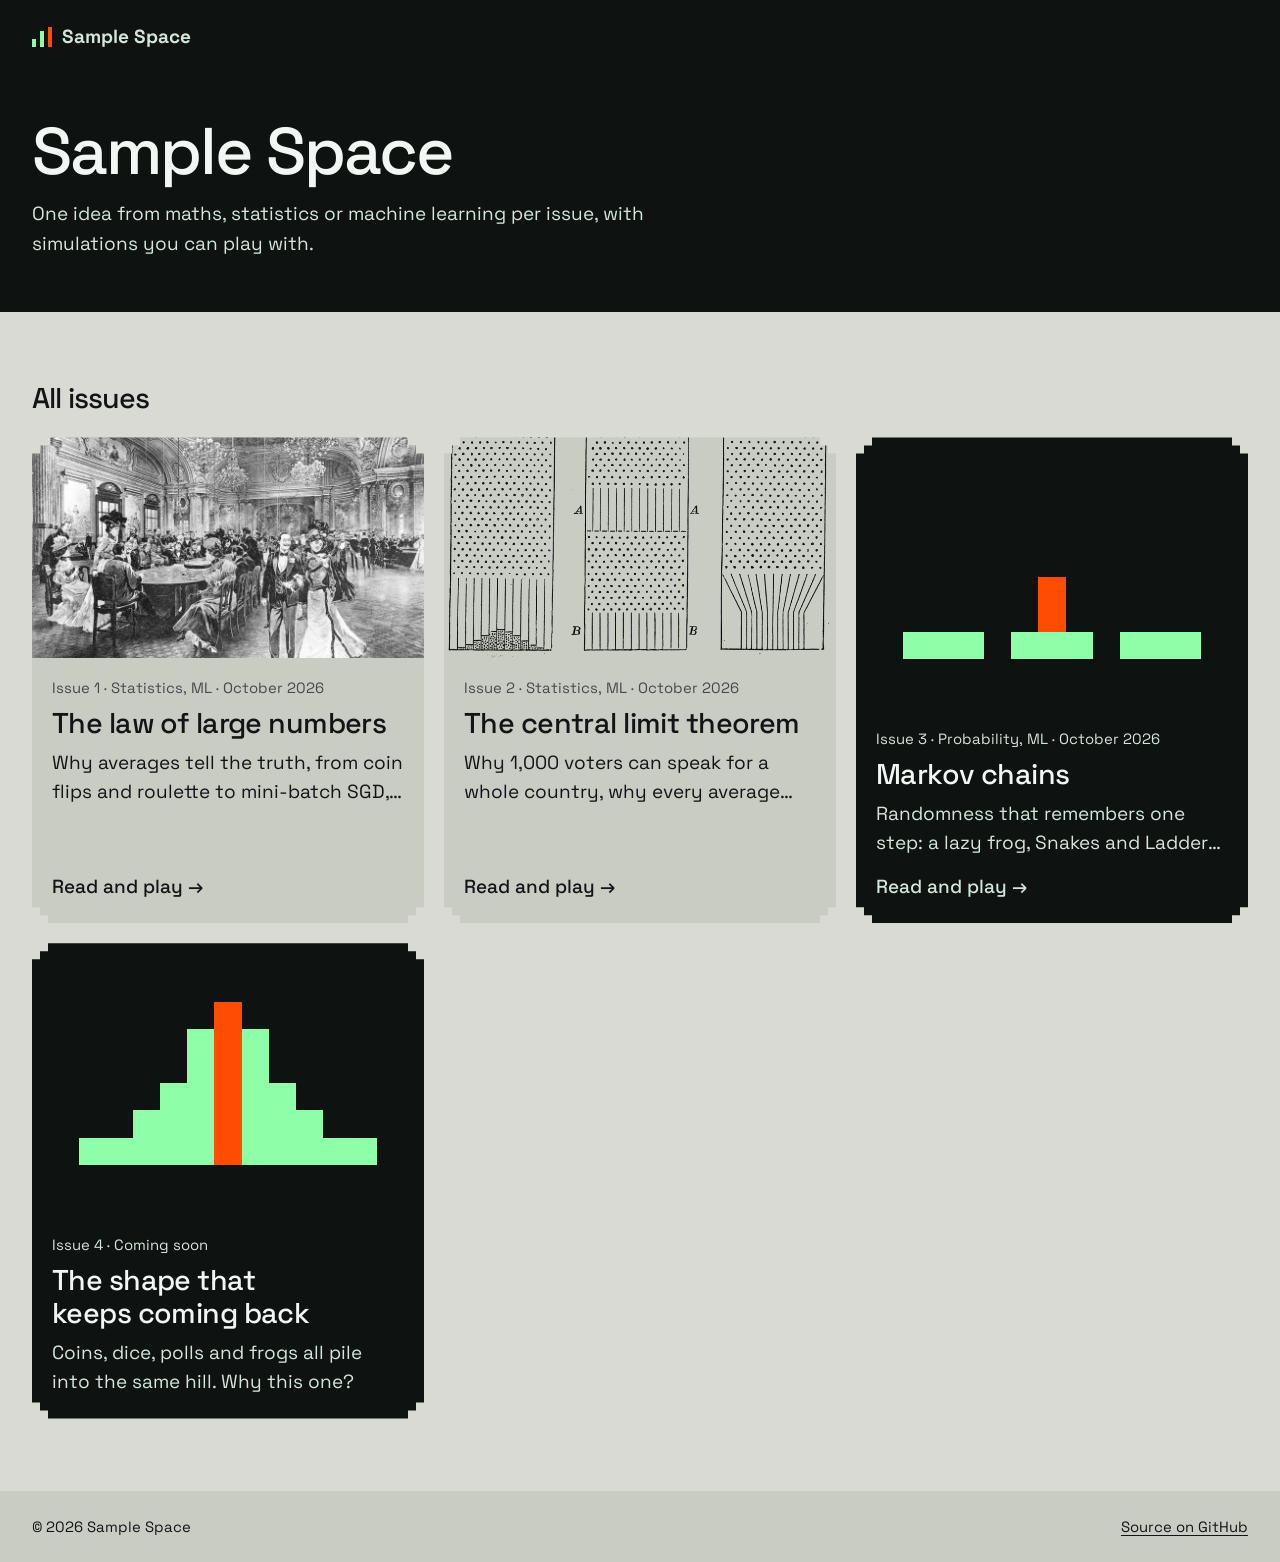
<file: index.html>
<!doctype html>
<html lang="en">
<head>
<meta charset="utf-8">
<meta name="viewport" content="width=device-width, initial-scale=1">
<title>Sample Space</title>
<meta name="description" content="Sample Space explains one idea from maths, statistics or machine learning per issue, with simulations you can play with.">
<link rel="preconnect" href="https://fonts.googleapis.com">
<link rel="preconnect" href="https://fonts.gstatic.com" crossorigin>
<link href="https://fonts.googleapis.com/css2?family=Space+Grotesk:wght@400;500;700&display=swap" rel="stylesheet">
<link rel="stylesheet" href="theme.css">
<style>
  .hero { background: var(--screen); color: var(--screen-ink); padding: 22px var(--m) clamp(40px, 6vh, 64px); }
  .wordmark { font-weight: 700; display: inline-flex; align-items: center; gap: 10px; text-decoration: none; }
  .hero h1 { font-size: var(--step-head); color: #f1f7f2; margin-top: clamp(40px, 7vh, 72px); }
  .hero p { max-width: 52ch; margin: 14px 0 0; }
  .issues { padding: clamp(40px, 6vw, 72px) var(--m); }
  .issues h2 { font-size: var(--step-lead); margin-bottom: 24px; }
  /* columns of at least 340px; auto-fit drops unused columns so the cards always span the full width */
  .grid { display: grid; grid-template-columns: repeat(auto-fit, minmax(min(100%, 340px), 1fr)); gap: 20px; }
  .card { display: flex; flex-direction: column; background: var(--surface); clip-path: var(--px-cut); text-decoration: none; transition: transform 200ms ease, background-color 200ms ease; }
  a.card:hover { transform: translateY(-3px); background: #c1c4bb; }
  .card img { width: 100%; height: auto; aspect-ratio: 16 / 9; object-fit: cover; }
  .card img.ink { mix-blend-mode: multiply; filter: grayscale(1) contrast(1.1); object-position: 50% 100%; } /* line drawings: paper turns card grey */
  .card .body { padding: 18px 20px 22px; display: flex; flex-direction: column; gap: 8px; flex: 1; }
  .meta { font-size: var(--step-small); color: var(--muted); }
  .card h3 { font-size: var(--step-lead); }
  .card p { margin: 0; display: -webkit-box; -webkit-line-clamp: 2; -webkit-box-orient: vertical; overflow: hidden; }
  .card .go { margin-top: auto; padding-top: 6px; font-weight: 500; }
  .card.dark { background: var(--screen); color: var(--screen-ink); }
  a.card.dark:hover { background: #1b211f; }
  .card.dark .meta { color: var(--screen-ink); }
  .card.dark h3 { color: #f1f7f2; }
  .pile { aspect-ratio: 16 / 9; display: grid; place-items: end center; padding: 8% 12% 6%; }
  .pile svg { width: 100%; height: 100%; }
  footer { background: var(--surface); padding: 24px var(--m); display: flex; justify-content: space-between; gap: 16px; flex-wrap: wrap; font-size: var(--step-small); }
</style>
</head>
<body>
<header class="hero">
  <a class="wordmark" href="./"><svg class="sprite" width="20" height="20" viewBox="0 0 5 5" aria-hidden="true"><rect x="0" y="3" width="1" height="2" fill="#8dffa8"/><rect x="2" y="1" width="1" height="4" fill="#8dffa8"/><rect x="4" y="0" width="1" height="5" fill="#ff4d00"/></svg>Sample Space</a>
  <h1>Sample Space</h1>
  <p>One idea from maths, statistics or machine learning per issue, with simulations you can play with.</p>
</header>
<main class="issues">
  <h2>All issues</h2>
  <div class="grid">
    <a class="card" href="law-of-large-numbers/">
      <img src="thumbs/law-of-large-numbers.webp" alt="Players around the roulette table at Monte Carlo, old postcard" width="800" height="450">
      <div class="body">
        <span class="meta">Issue 1 · Statistics, ML · October 2026</span>
        <h3>The law of large numbers</h3>
        <p>Why averages tell the truth, from coin flips and roulette to mini-batch SGD, and where they stop telling it.</p>
        <span class="go">Read and play →</span>
      </div>
    </a>
    <a class="card" href="central-limit-theorem/">
      <img class="ink" src="thumbs/central-limit-theorem.png" alt="Francis Galton's 1889 drawing of balls falling through pegs into a hill" width="744" height="577">
      <div class="body">
        <span class="meta">Issue 2 · Statistics, ML · October 2026</span>
        <h3>The central limit theorem</h3>
        <p>Why 1,000 voters can speak for a whole country, why every average piles up into the same hill, and how to build a margin of error yourself.</p>
        <span class="go">Read and play →</span>
      </div>
    </a>
    <a class="card dark" href="markov-chains/">
      <div class="pile" aria-hidden="true"><svg viewBox="0 0 11 8" shape-rendering="crispEdges" preserveAspectRatio="xMidYMax meet"><g fill="#8dffa8"><rect x="0" y="6" width="3" height="1"/><rect x="4" y="6" width="3" height="1"/><rect x="8" y="6" width="3" height="1"/></g><rect x="5" y="4" width="1" height="2" fill="#ff4d00"/></svg></div>
      <div class="body">
        <span class="meta">Issue 3 · Probability, ML · October 2026</span>
        <h3>Markov chains</h3>
        <p>Randomness that remembers one step: a lazy frog, Snakes and Ladders, a page that babbles, and how one simple rule ranks the web.</p>
        <span class="go">Read and play →</span>
      </div>
    </a>
    <div class="card dark" aria-label="Next issue, coming soon">
      <div class="pile" aria-hidden="true"><svg viewBox="0 0 11 8" shape-rendering="crispEdges" preserveAspectRatio="xMidYMax meet"><g fill="#8dffa8"><rect x="0" y="6" width="1" height="1"/><rect x="1" y="6" width="1" height="1"/><rect x="2" y="5" width="1" height="2"/><rect x="3" y="4" width="1" height="3"/><rect x="4" y="2" width="1" height="5"/><rect x="6" y="2" width="1" height="5"/><rect x="7" y="4" width="1" height="3"/><rect x="8" y="5" width="1" height="2"/><rect x="9" y="6" width="1" height="1"/><rect x="10" y="6" width="1" height="1"/></g><rect x="5" y="1" width="1" height="6" fill="#ff4d00"/></svg></div>
      <div class="body">
        <span class="meta">Issue 4 · Coming soon</span>
        <h3>The shape that keeps coming back</h3>
        <p>Coins, dice, polls and frogs all pile into the same hill. Why this one?</p>
      </div>
    </div>
  </div>
</main>
<footer><span>© 2026 Sample Space</span><a href="https://github.com/mathblender17/sample-space">Source on GitHub</a></footer>
</body>
</html>
</file>
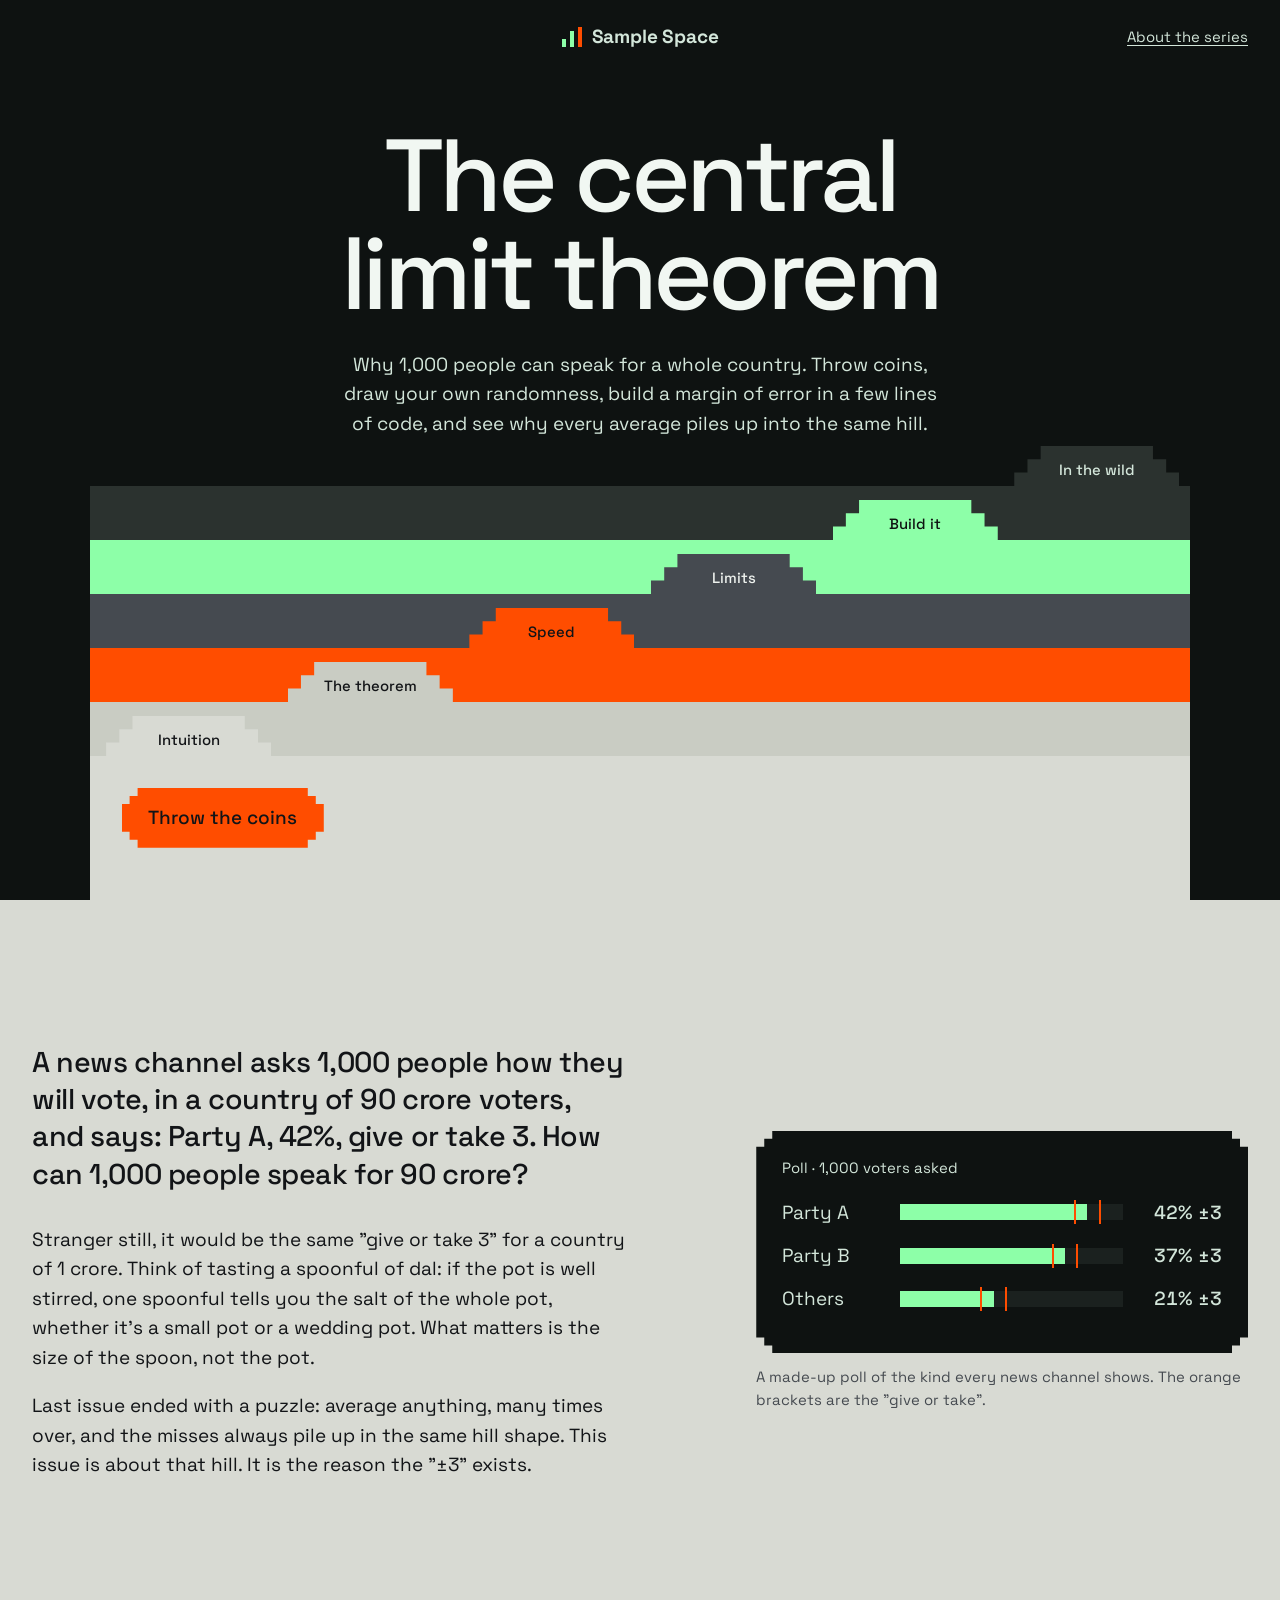
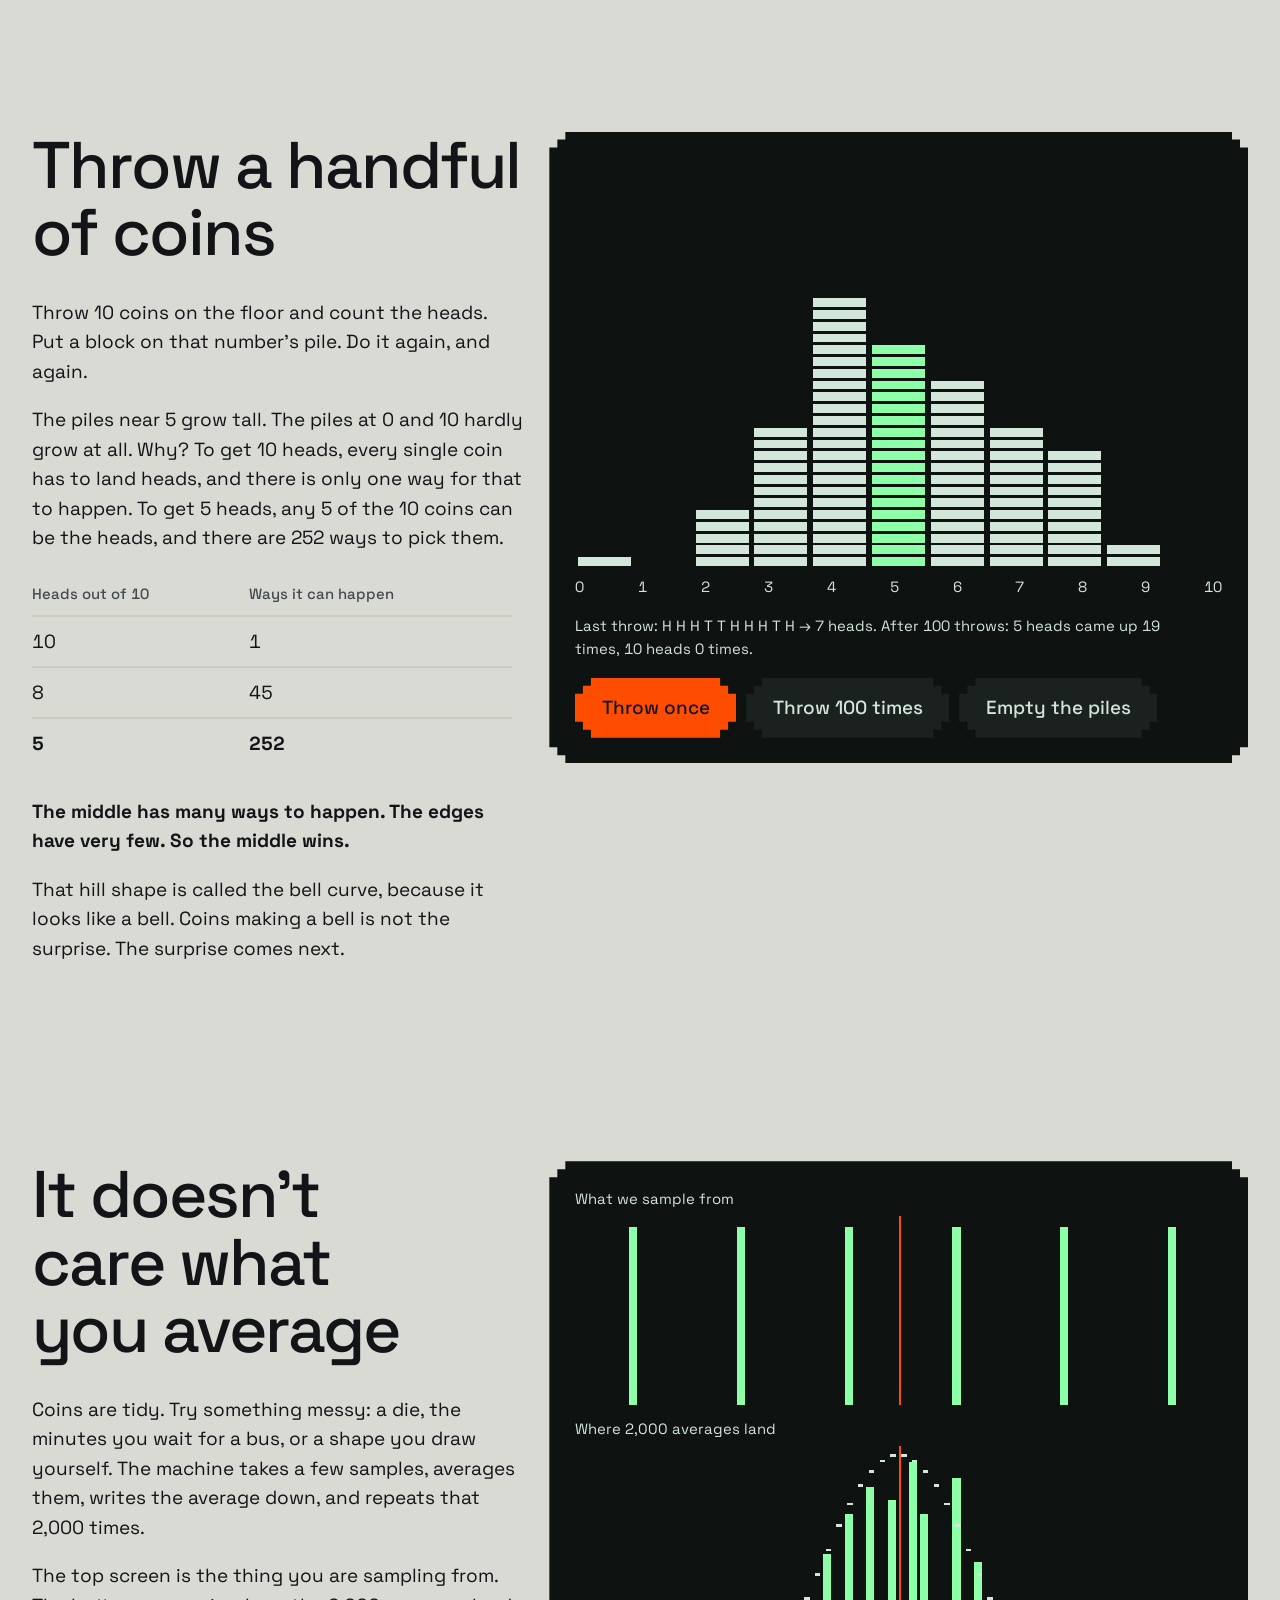
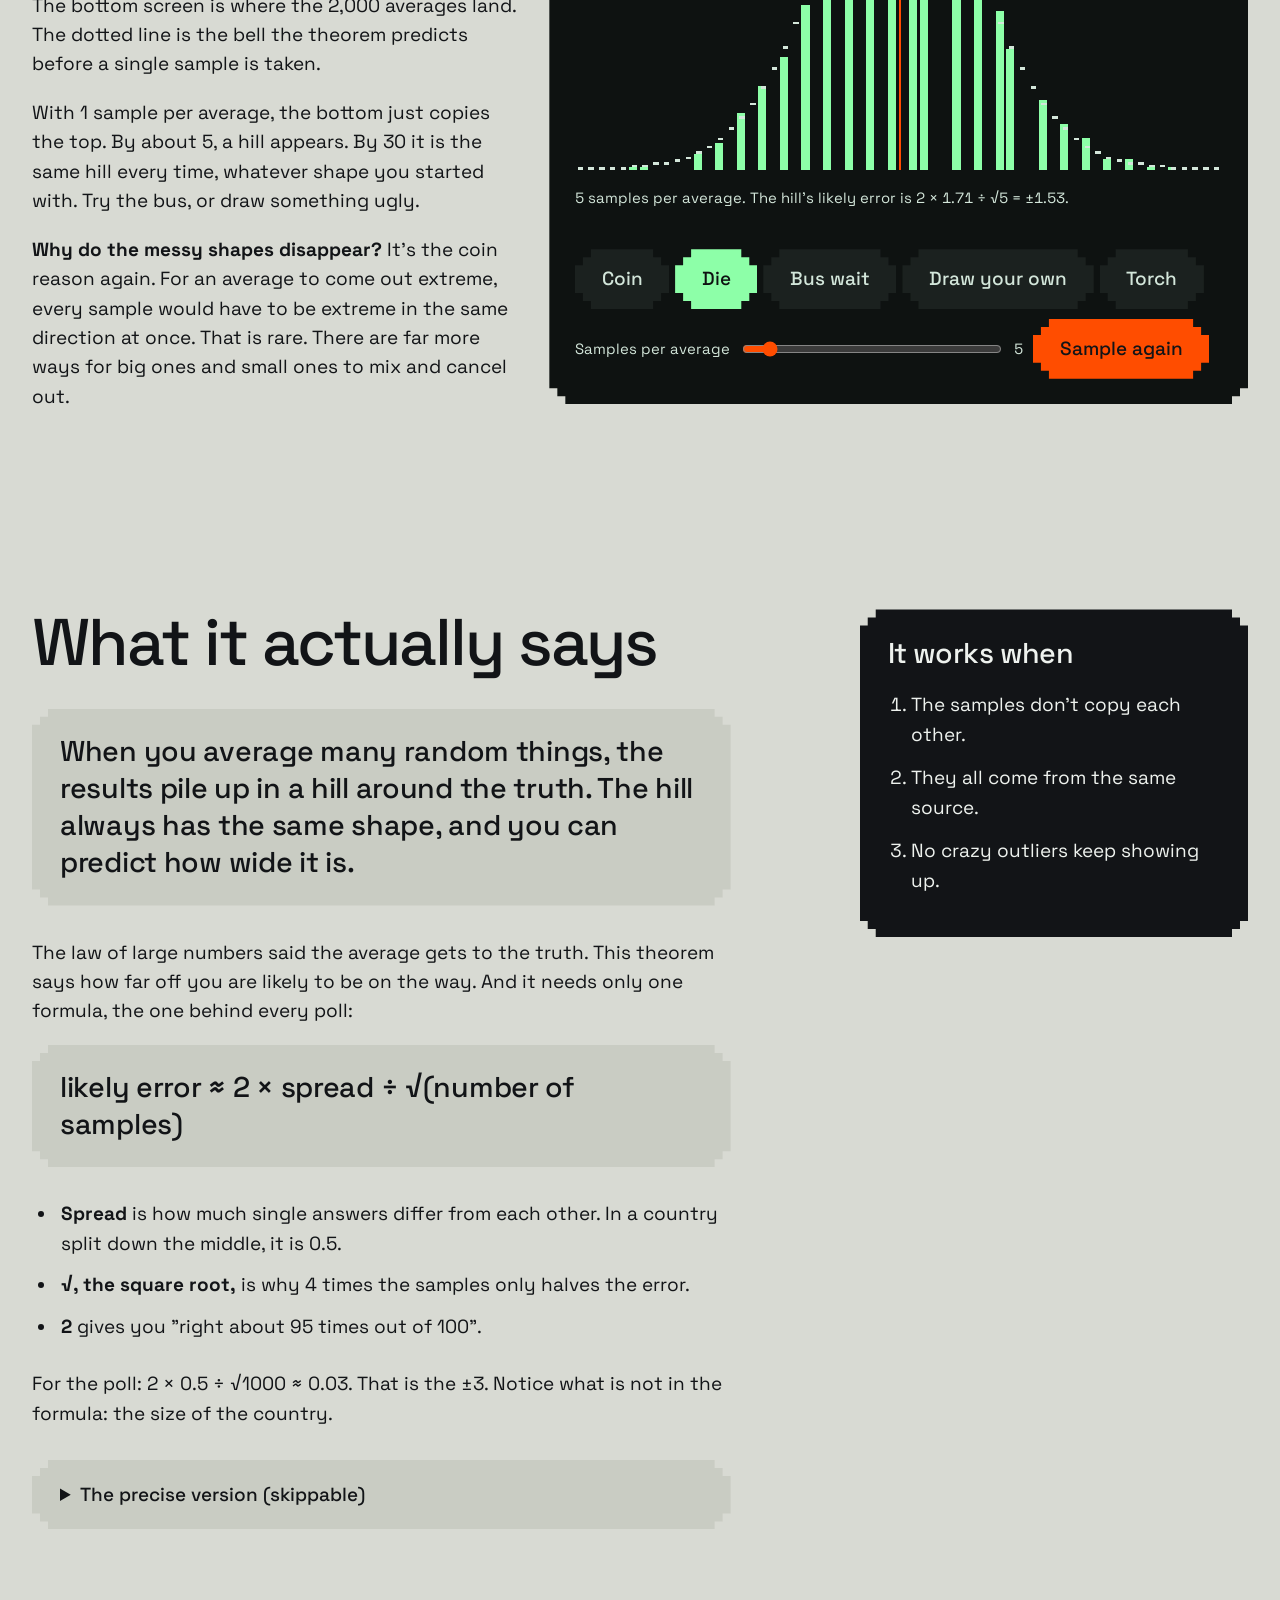
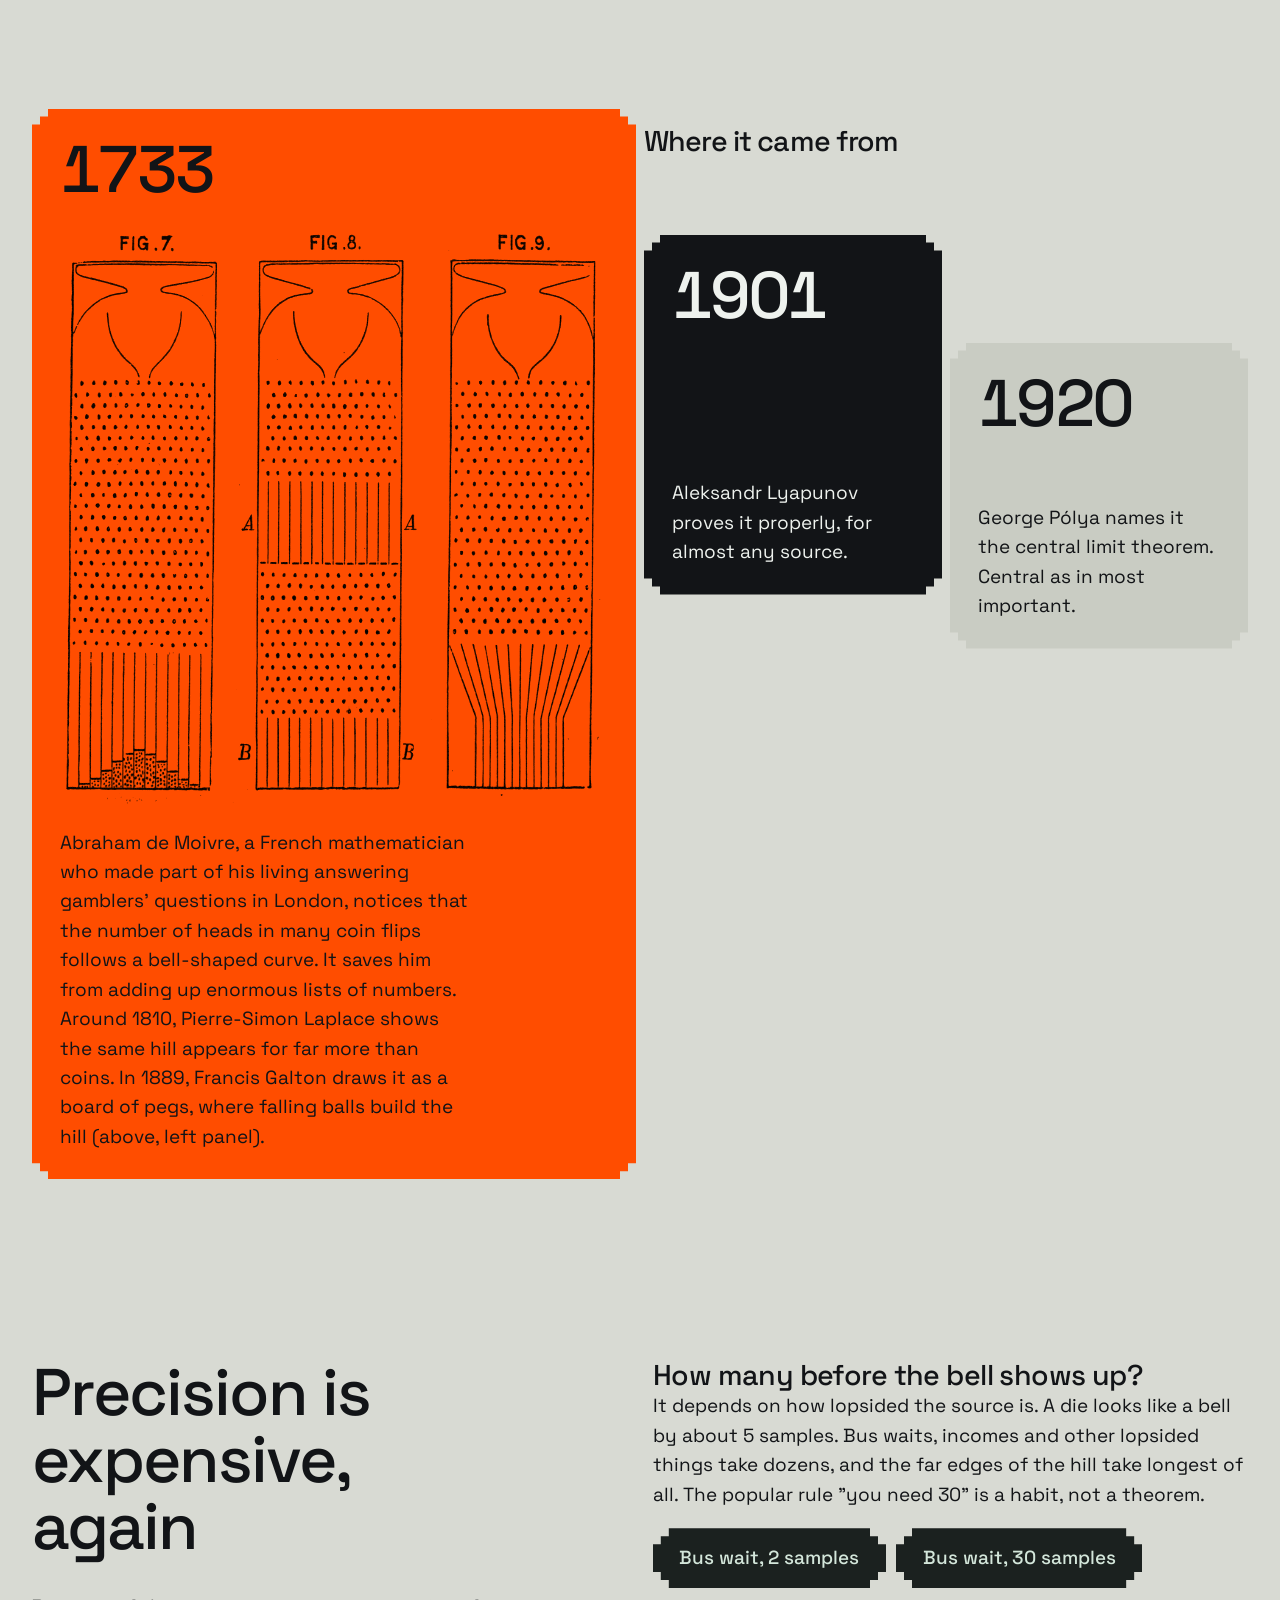
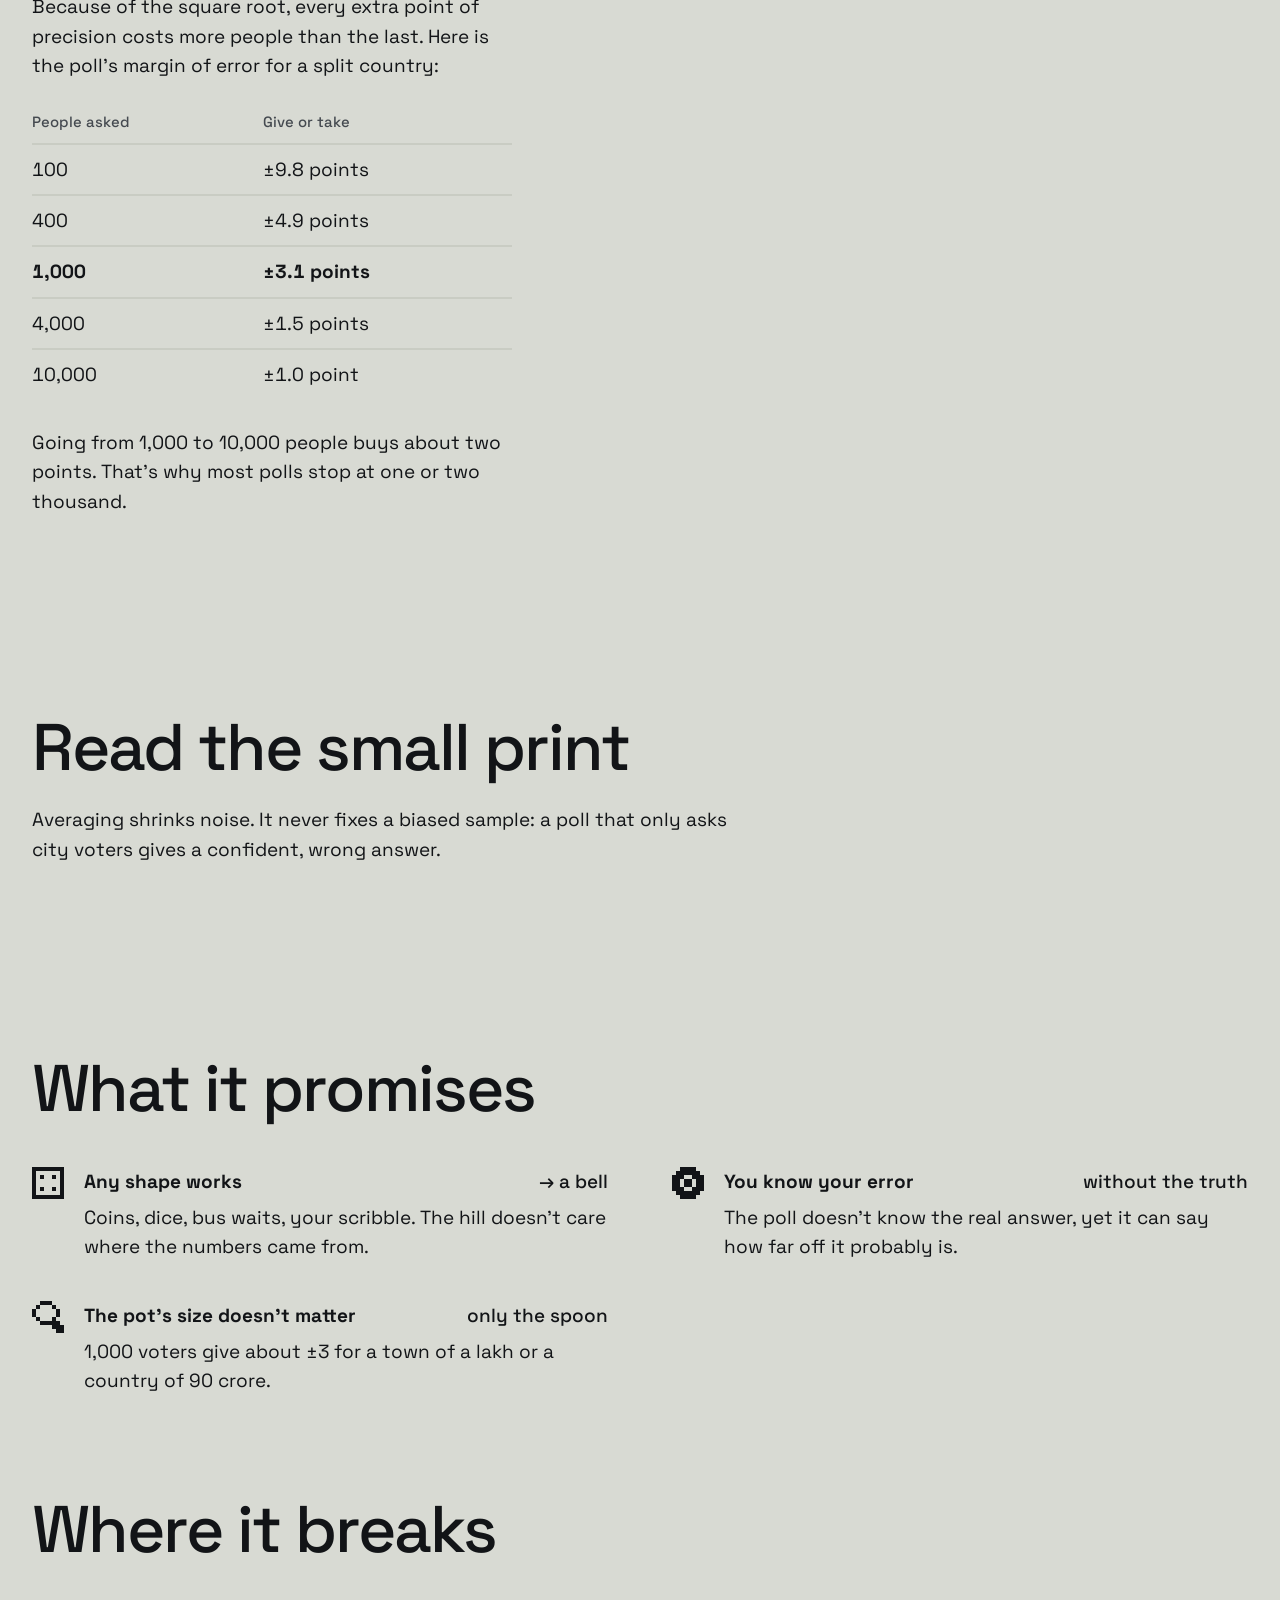
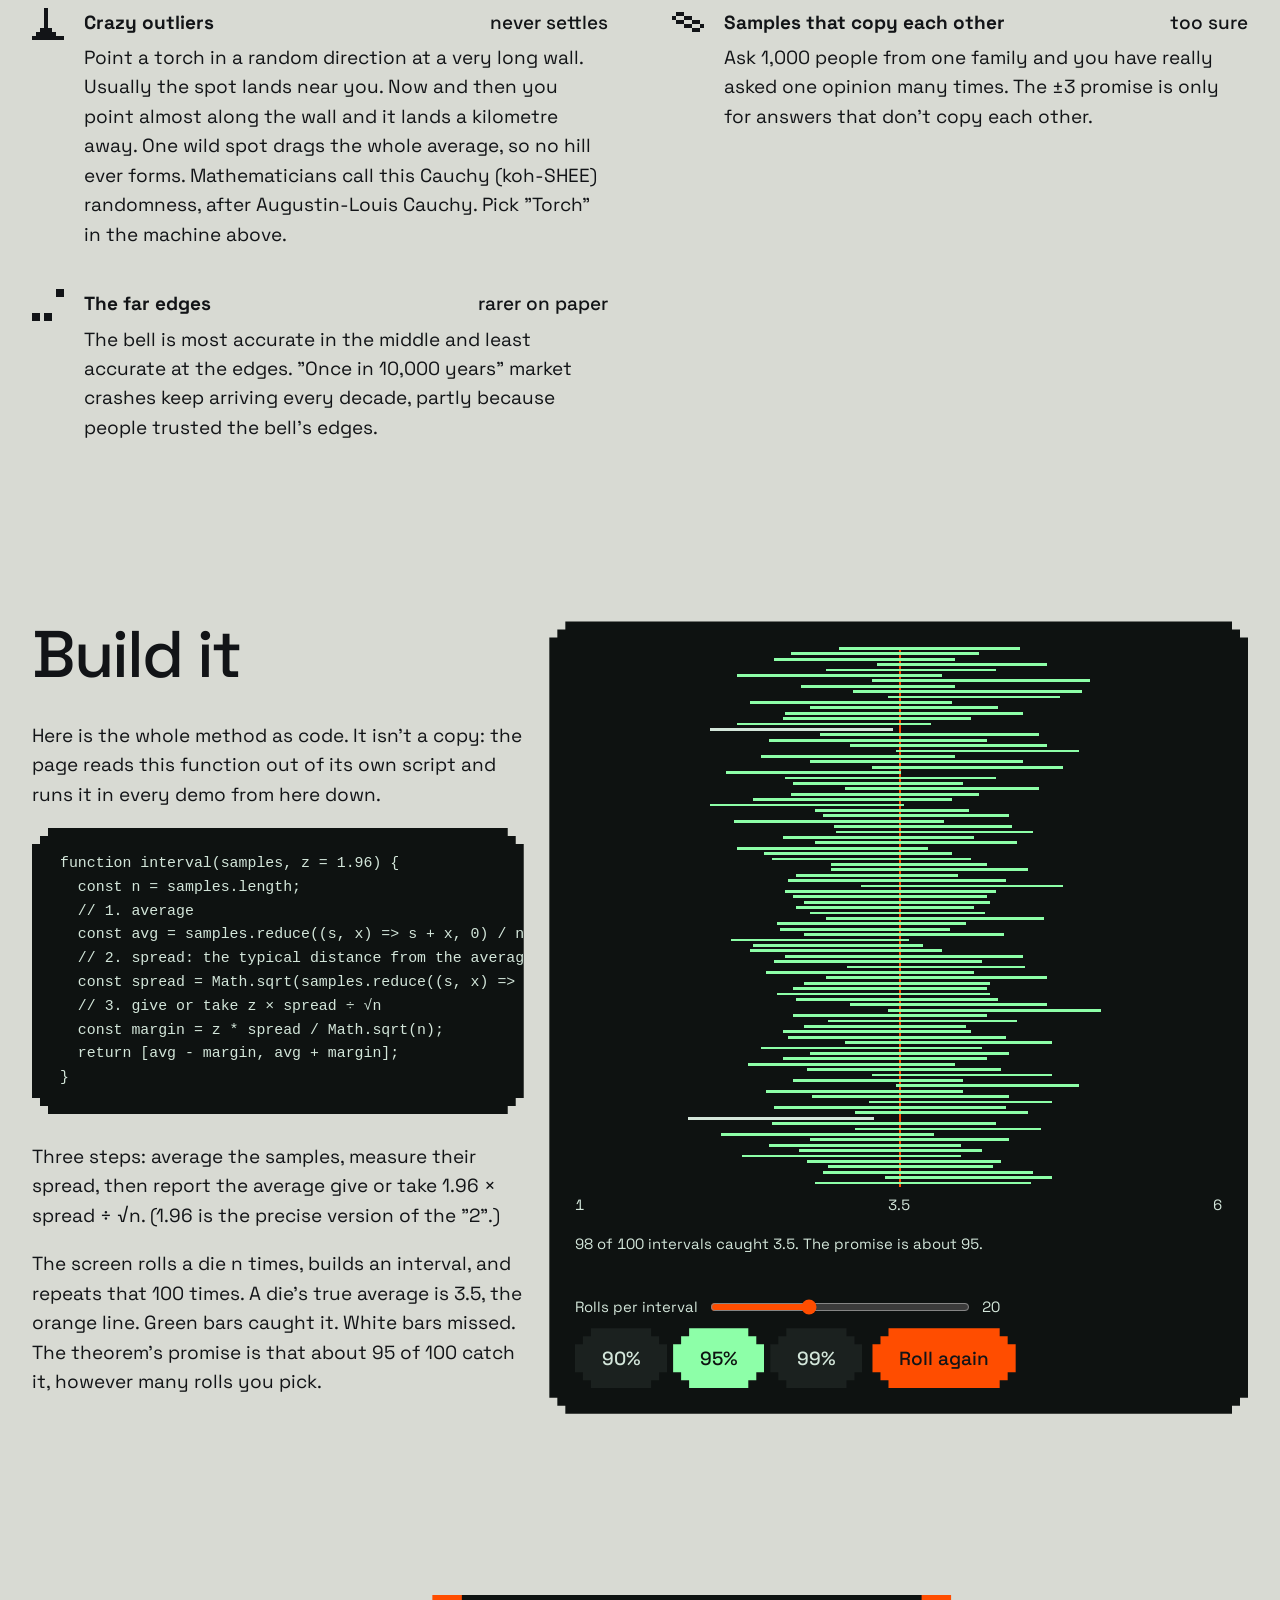
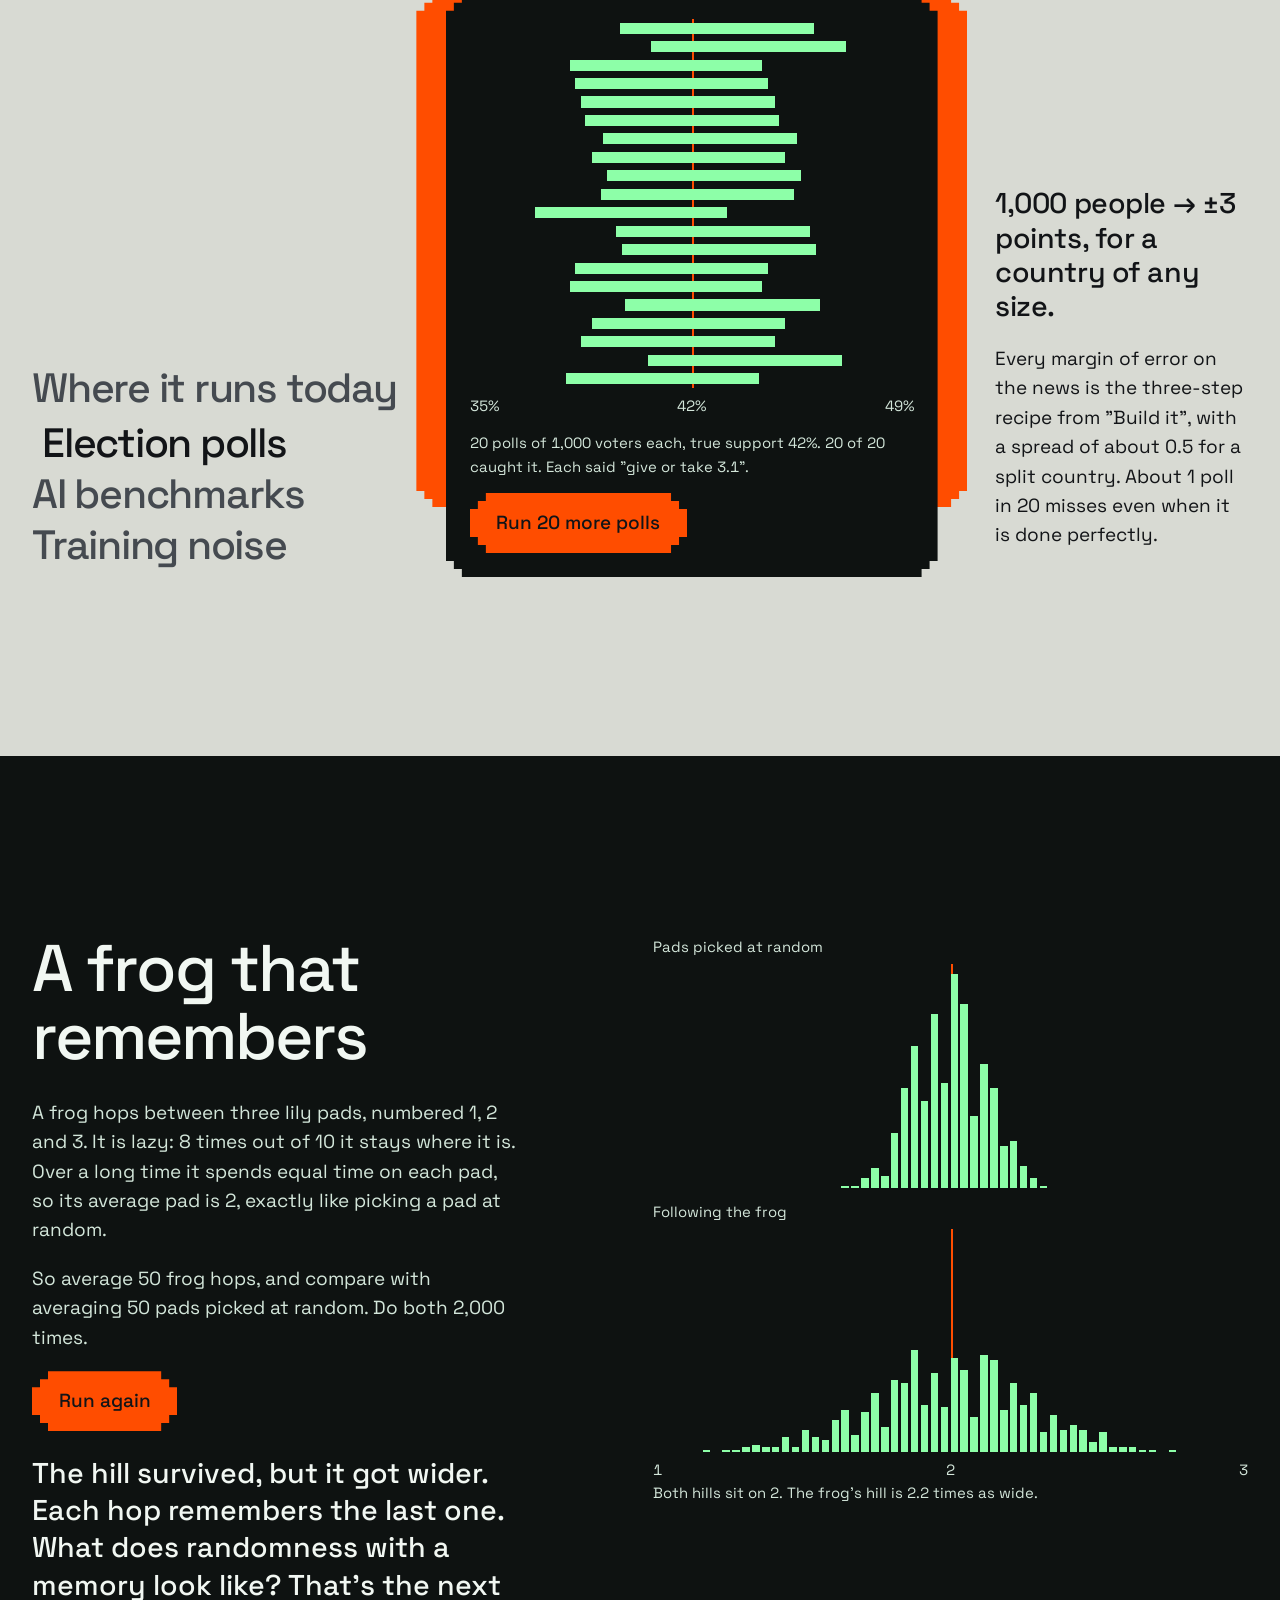
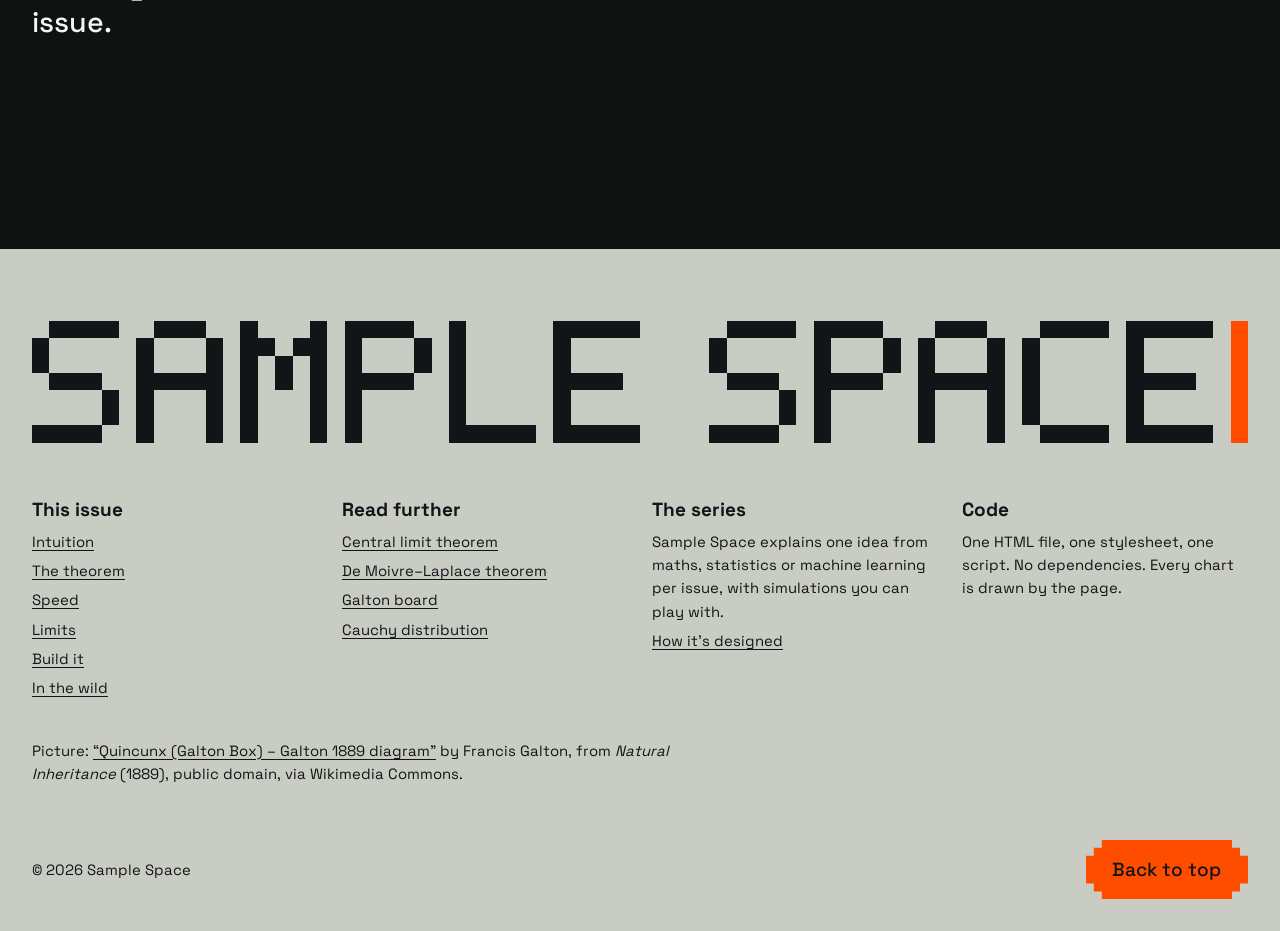
<file: central-limit-theorem/index.html>
<!doctype html>
<html lang="en">
<head>
<meta charset="utf-8">
<meta name="viewport" content="width=device-width, initial-scale=1">
<title>The Central Limit Theorem · Sample Space</title>
<meta name="description" content="An interactive guide to the Central Limit Theorem: why 1,000 voters can speak for a whole country, why averages always pile up into a bell, and how to build a margin of error yourself.">
<link rel="preconnect" href="https://fonts.googleapis.com">
<link rel="preconnect" href="https://fonts.gstatic.com" crossorigin>
<link href="https://fonts.googleapis.com/css2?family=Space+Grotesk:wght@400;500;700&display=swap" rel="stylesheet">
<link rel="stylesheet" href="theme.css">
<script>document.documentElement.classList.add('js')</script>
<style>
  /* ---------- hero: a stack of file folders on the screen ---------- */
  .hero { position: relative; min-height: max(100svh, 780px); background: var(--screen); color: var(--screen-ink); overflow: hidden; }
  .bar { position: relative; display: flex; justify-content: center; align-items: center; padding: 22px var(--m); font-size: var(--step-small); }
  .wordmark { font-weight: 700; letter-spacing: -0.01em; text-decoration: none; display: inline-flex; align-items: center; gap: 10px; font-size: var(--step-body); }
  .bar .right { position: absolute; right: var(--m); }
  .hero-text { text-align: center; padding: clamp(40px, 6vh, 72px) var(--m) 0; }
  .hero h1 { font-size: var(--step-display); line-height: 0.95; letter-spacing: -0.045em; color: #f1f7f2; }
  .hero-sub { font-size: var(--step-body); max-width: 50ch; margin: 28px auto 0; color: var(--screen-ink); }
  .folders { position: absolute; left: 7%; right: 7%; top: max(54%, 450px); bottom: 0; }
  .folder { position: absolute; inset: calc(var(--i) * 54px) 0 0 0; background: var(--c); color: var(--t); }
  .folder .tab { position: absolute; bottom: 100%; left: var(--x); width: clamp(120px, 15%, 200px); height: 40px; background: var(--c); color: var(--t);
    clip-path: var(--px-tab); display: flex; align-items: center; justify-content: center; font-size: var(--step-small); font-weight: 500; text-decoration: none;
    padding-top: 8px; transition: transform 160ms ease; }
  .folder .tab:hover { transform: translateY(-4px); }
  .folder.front { padding: 32px; }

  /* ---------- sections ---------- */
  section { padding-block: var(--gap) 0; }
  .grid { display: grid; grid-template-columns: repeat(12, minmax(0, 1fr)); column-gap: clamp(16px, 2vw, 32px); padding-inline: var(--m); }
  .em { font-weight: 700; }

  /* hook: the poll, as a screen */
  .hook { padding-block: clamp(96px, 16vh, 180px) clamp(40px, 6vh, 80px); align-items: center; row-gap: 32px; }
  .hook .big { grid-column: 1 / span 6; font-size: var(--step-lead); line-height: 1.3; font-weight: 500; letter-spacing: -0.015em; max-width: 34ch; margin: 0; }
  .hook .more { grid-column: 1 / span 6; margin: 0; }
  .hook-pic { grid-column: 8 / -1; grid-row: 1 / span 2; margin: 0; }
  .poll { padding: clamp(18px, 2vw, 28px); }
  .poll-h { font-size: var(--step-small); margin: 0 0 18px; color: var(--screen-ink); }
  .pr { display: grid; grid-template-columns: 5.5em 1fr 4.5em; gap: 14px; align-items: center; margin-bottom: 14px; font-variant-numeric: tabular-nums; }
  .pr .track { position: relative; height: 16px; background: var(--screen-2); }
  /* the bar spans 0–50%, so --v percent is --v × 2 of the track */
  .pr i { position: absolute; left: 0; top: 0; bottom: 0; width: calc(var(--v) * 2%); background: var(--phosphor); }
  .pr u { position: absolute; top: -4px; bottom: -4px; left: calc((var(--v) - 3) * 2%); width: 12%; border-inline: 2px solid var(--accent); }
  .pr b { font-weight: 500; text-align: right; }
  figcaption { font-size: var(--step-small); color: var(--muted); margin-top: 12px; }

  /* text + sticky screen (toy, machine, build) */
  .side-text { grid-column: 1 / span 5; }
  .side-text h2 { margin-bottom: 32px; }
  .side-screen { grid-column: 6 / -1; padding: clamp(16px, 2vw, 28px); align-self: start; position: sticky; top: 24px; }
  .side-screen .readout { margin: 16px 0; min-height: 3.2em; }
  .side-screen canvas + canvas { margin-top: 10px; }
  .axis { display: flex; justify-content: space-between; font-size: var(--step-small); color: var(--screen-ink); font-variant-numeric: tabular-nums; margin-top: 6px; }
  .tag { font-size: var(--step-small); color: var(--screen-ink); margin: 0 0 6px; }
  .tag + canvas, canvas + .tag { margin-top: 0; }
  canvas + .tag { margin-top: 12px; }
  table.dilute { border-collapse: collapse; margin: 8px 0 28px; font-variant-numeric: tabular-nums; width: 100%; max-width: 30rem; }
  .dilute th, .dilute td { text-align: left; padding: 10px 12px 10px 0; border-bottom: 2px solid var(--surface); }
  .dilute th { font-weight: 500; color: var(--muted); font-size: var(--step-small); }
  .dilute tr:last-child td { border-bottom: 0; }
  .dilute .hi td { font-weight: 700; }
  .seg { display: flex; flex-wrap: wrap; gap: 6px; }

  /* the statement */
  .law-text { grid-column: 1 / span 7; }
  .law-text h2 { margin-bottom: 32px; }
  .eq { font-size: var(--step-lead); font-weight: 500; letter-spacing: -0.01em; line-height: 1.3; background: var(--surface); padding: 24px 28px; clip-path: var(--px-cut); max-width: none; margin: 8px 0 32px; }
  .parts { padding-left: 1.3em; margin: 16px 0 28px; max-width: 64ch; }
  .parts li { margin-bottom: 12px; padding-left: 4px; }
  details { background: var(--surface); clip-path: var(--px-cut); padding: 20px 28px; margin-top: 32px; max-width: 64ch; }
  summary { cursor: pointer; font-weight: 500; }
  details[open] summary { margin-bottom: 16px; }
  .law-side { grid-column: 9 / -1; align-self: start; background: var(--ink); color: #eef2ee; clip-path: var(--px-cut); padding: 28px; }
  .law-side h3 { margin-bottom: 20px; }
  .law-side ol { padding-left: 1.2em; margin: 0; }
  .law-side li { margin-bottom: 14px; }

  /* history: stepped tiles */
  .tiles { position: relative; display: grid; grid-template-columns: repeat(12, minmax(0, 1fr)); gap: 8px; padding-inline: var(--m); align-items: start; }
  .tiles h2 { grid-column: 7 / span 6; grid-row: 1; font-size: var(--step-lead); align-self: start; padding-top: 2vh; }
  .tile { position: relative; padding: 28px; display: flex; flex-direction: column; justify-content: space-between; gap: 24px; clip-path: var(--px-cut); overflow: hidden; }
  .tile .fig { font-size: var(--step-head); font-weight: 500; letter-spacing: -0.04em; line-height: 1; }
  .tile p { margin: 0; max-width: 34ch; }
  .t1 { grid-column: 1 / span 6; grid-row: 1 / span 2; min-height: 70vh; background: var(--accent); color: var(--ink); }
  .t1 img { width: 100%; mix-blend-mode: multiply; filter: grayscale(1) contrast(1.2); }
  .t2 { grid-column: 7 / span 3; grid-row: 1; min-height: 40vh; margin-top: 14vh; background: var(--ink); color: #eef2ee; }
  .t3 { grid-column: 10 / span 3; grid-row: 1; min-height: 34vh; margin-top: 26vh; background: var(--surface); }

  /* limits: two-column list with sprite bullets */
  .limits .cat { grid-column: 1 / -1; padding-top: 96px; margin-bottom: 40px; }
  .limits .cat:first-of-type { padding-top: 0; }
  .limits .cat h3 { font-size: var(--step-head); letter-spacing: -0.03em; }
  .items { grid-column: 1 / -1; display: grid; grid-template-columns: 1fr 1fr; column-gap: 64px; row-gap: 40px; list-style: none; padding: 0; margin: 0; }
  .items li { display: flex; gap: 20px; }
  .items .row { display: flex; justify-content: space-between; gap: 16px; font-weight: 700; }
  .items .row span { font-weight: 500; font-variant-numeric: tabular-nums; text-align: right; }
  .items p { margin: 6px 0 0; max-width: 46ch; }
  .limits-intro { grid-column: 1 / span 8; margin-bottom: 72px; }
  .limits-intro h2 { margin-bottom: 24px; }

  /* build it: the code the page runs */
  .code { background: var(--screen); color: var(--screen-ink); clip-path: var(--px-cut); padding: 24px 28px; margin: 8px 0 28px; overflow-x: auto; font-size: var(--step-small); line-height: 1.6; }
  .code code { font-family: inherit; white-space: pre; }

  /* in the wild: one screen on a big pixel block, swapped from a list */
  .wild { position: relative; }
  .wild-list { grid-column: 1 / span 4; align-self: end; display: flex; flex-direction: column; gap: 4px; padding-bottom: 8px; }
  .wild-list h2, .wild-list button { font-size: clamp(1.75rem, 1.2rem + 1.7vw, 2.75rem); line-height: 1.15; letter-spacing: -0.03em; }
  .wild-list h2 { color: var(--muted); margin-bottom: 4px; }
  .wild-list button { font-family: inherit; font-weight: 500; background: none; border: 0; padding: 0; text-align: left; cursor: pointer; color: var(--muted); transition: color 240ms ease, transform 240ms ease; }
  .wild-list button[aria-pressed="true"] { color: var(--ink); transform: translateX(10px); }
  .wild-list button:hover { color: var(--ink); }
  .stage { grid-column: 5 / span 5; position: relative; padding-top: 48px; }
  .block { position: absolute; inset: 0 -6% 12% -6%; background: var(--blk, var(--accent)); clip-path: var(--px-cut); --p: 16px; transition: background-color 240ms ease; }
  .wild .screen { position: relative; padding: clamp(16px, 2vw, 24px); margin-top: -48px; }
  .panel { display: none; }
  .panel.on { display: block; animation: fade 240ms ease; }
  @keyframes fade { from { opacity: 0; } to { opacity: 1; } }
  .panel .readout { margin: 14px 0; min-height: 3.2em; }
  /* the block overhangs the stage by 6%, which outgrows the column gap on wide screens; pad the text clear of it */
  .wild-fact { grid-column: 10 / -1; align-self: end; padding-bottom: 8px; padding-left: 2.5vw; }
  .wild-fact .big { font-size: var(--step-lead); font-weight: 500; letter-spacing: -0.015em; line-height: 1.2; margin-bottom: 20px; }
  .wild-head { display: none; grid-column: 1 / -1; margin-bottom: 24px; }

  /* premonition */
  .next { background: var(--screen); color: var(--screen-ink); margin-top: var(--gap); padding-block: var(--gap); }
  .next h2 { color: #f1f7f2; grid-column: 1 / span 5; margin-bottom: 28px; }
  .next .lead { grid-column: 1 / span 5; }
  .next .lead p { color: var(--screen-ink); }
  .next .hist { grid-column: 7 / -1; grid-row: 1 / span 3; }
  .next .hist canvas { width: 100%; max-width: 620px; height: auto; image-rendering: pixelated; }
  .next .last { grid-column: 1 / span 5; font-size: var(--step-lead); line-height: 1.3; font-weight: 500; color: #f1f7f2; margin-top: 24px; }

  /* footer: the series mark built from pixels */
  footer { background: var(--surface); padding: 72px var(--m) 32px; }
  .mark { width: 100%; height: auto; shape-rendering: crispEdges; }
  .foot { display: grid; grid-template-columns: repeat(12, minmax(0, 1fr)); column-gap: 24px; margin-top: 56px; font-size: var(--step-small); }
  .foot div { grid-column: span 3; }
  .foot h3 { font-size: var(--step-body); font-weight: 700; margin-bottom: 10px; letter-spacing: 0; }
  .foot ul { list-style: none; padding: 0; margin: 0; display: grid; gap: 6px; }
  .foot .credits { grid-column: 1 / span 9; margin-top: 40px; max-width: 70ch; }
  .last-row { display: flex; justify-content: space-between; align-items: center; margin-top: 40px; font-size: var(--step-small); }

  @media (max-width: 900px) {
    .hook .big, .hook .more, .hook-pic, .side-text, .side-screen, .law-text, .law-side { grid-column: 1 / -1; grid-row: auto; }
    .side-screen { position: static; margin-top: 32px; }
    .law-side { margin-top: 32px; }
    .tiles { grid-template-columns: 1fr 1fr; gap: 6px; }
    .tiles h2 { grid-column: 1 / -1; grid-row: 1; padding: 0 0 20px; }
    .t1 { grid-column: 1 / -1; grid-row: 2; min-height: 0; }    .t2, .t3 { grid-column: span 1; grid-row: 3; min-height: 0; margin-top: 0; padding: 18px; }
    .items { grid-template-columns: 1fr; }
    .limits-intro { grid-column: 1 / -1; }
    .wild-list, .stage, .wild-fact { grid-column: 1 / -1; }
    .stage { order: -1; margin-bottom: 32px; padding-top: 32px; }
    .block { inset: 0 0 12% 0; }
    .wild-head { display: block; order: -2; }
    .wild-list { flex-direction: row; flex-wrap: wrap; gap: 6px 22px; }
    .wild-list h2 { display: none; }
    .wild-list button { white-space: nowrap; font-size: 1.5rem; }
    .wild-list button[aria-pressed="true"] { transform: none; }
    .wild-fact { margin-top: 24px; padding-left: 0; }
    .next h2, .next .lead, .next .hist, .next .last { grid-column: 1 / -1; grid-row: auto; }
    .next .hist { margin: 24px 0; }
    .foot div { grid-column: span 6; margin-bottom: 24px; }
  }
  @media (max-width: 560px) {
    .hero h1 { font-size: 12vw; }
    .bar .right { display: none; }
    .folders { left: 0; right: 0; top: max(50%, 420px); }
    .folder { inset: calc(var(--i) * 46px) 0 0 0; }
    .folder .tab { height: 32px; width: 31%; }
    .folder:nth-child(3n+1) .tab { left: 67%; } .folder:nth-child(3n+2) .tab { left: 34.5%; } .folder:nth-child(3n) .tab { left: 2%; }
    .folder.front { padding: 24px var(--m); }
    .folder.front .btn { width: 100%; justify-content: center; }
    .hook .big { font-size: 1.5rem; }
    .pr { grid-template-columns: 4.5em 1fr 4em; gap: 10px; }
  }
</style>
</head>
<body>

<header class="hero">
  <nav class="bar" aria-label="Site">
    <a class="wordmark" href="#top" id="top"><svg class="sprite" width="20" height="20" viewBox="0 0 5 5" aria-hidden="true"><rect x="0" y="3" width="1" height="2" fill="#8dffa8"/><rect x="2" y="1" width="1" height="4" fill="#8dffa8"/><rect x="4" y="0" width="1" height="5" fill="#ff4d00"/></svg>Sample Space</a>
    <a class="right" href="#series">About the series</a>
  </nav>
  <div class="hero-text">
    <h1>The central<br>limit theorem</h1>
    <p class="hero-sub">Why 1,000 people can speak for a whole country. Throw coins, draw your own randomness, build a margin of error in a few lines of code, and see why every average piles up into the same hill.</p>
  </div>
  <div class="folders">
    <div class="folder" style="--i:0; --c:#2b322f; --t:var(--screen-ink); --x:84%"><a class="tab" href="#wild">In the wild</a></div>
    <div class="folder" style="--i:1; --c:var(--phosphor); --t:var(--screen); --x:67.5%"><a class="tab" href="#build">Build it</a></div>
    <div class="folder" style="--i:2; --c:var(--muted); --t:#eef2ee; --x:51%"><a class="tab" href="#limits">Limits</a></div>
    <div class="folder" style="--i:3; --c:var(--accent); --t:var(--ink); --x:34.5%"><a class="tab" href="#speed">Speed</a></div>
    <div class="folder" style="--i:4; --c:var(--surface); --t:var(--ink); --x:18%"><a class="tab" href="#law">The theorem</a></div>
    <div class="folder front" style="--i:5; --c:var(--bg); --t:var(--ink); --x:1.5%"><a class="tab" href="#toy">Intuition</a>
      <a class="btn" href="#toy">Throw the coins</a>
    </div>
  </div>
</header>

<main>
  <section class="hook grid" aria-label="The puzzle">
    <p class="big rise">A news channel asks 1,000 people how they will vote, in a country of 90 crore voters, and says: Party A, 42%, give or take 3. How can 1,000 people speak for 90 crore?</p>
    <div class="more rise">
      <p>Stranger still, it would be the same "give or take 3" for a country of 1 crore. Think of tasting a spoonful of dal: if the pot is well stirred, one spoonful tells you the salt of the whole pot, whether it's a small pot or a wedding pot. What matters is the size of the spoon, not the pot.</p>
      <p>Last issue ended with a puzzle: average anything, many times over, and the misses always pile up in the same hill shape. This issue is about that hill. It is the reason the "±3" exists.</p>
    </div>
    <figure class="hook-pic rise">
      <div class="screen poll" role="img" aria-label="A made-up poll: Party A 42%, Party B 37%, others 21%, each give or take 3 points">
        <p class="poll-h">Poll · 1,000 voters asked</p>
        <div class="pr"><span>Party A</span><div class="track"><i style="--v:42"></i><u style="--v:42"></u></div><b>42% ±3</b></div>
        <div class="pr"><span>Party B</span><div class="track"><i style="--v:37"></i><u style="--v:37"></u></div><b>37% ±3</b></div>
        <div class="pr"><span>Others</span><div class="track"><i style="--v:21"></i><u style="--v:21"></u></div><b>21% ±3</b></div>
      </div>
      <figcaption>A made-up poll of the kind every news channel shows. The orange brackets are the "give or take".</figcaption>
    </figure>
  </section>

  <section id="toy" class="grid">
    <div class="side-text">
      <h2 class="rise">Throw a handful of coins</h2>
      <p class="rise">Throw 10 coins on the floor and count the heads. Put a block on that number's pile. Do it again, and again.</p>
      <p class="rise">The piles near 5 grow tall. The piles at 0 and 10 hardly grow at all. Why? To get 10 heads, every single coin has to land heads, and there is only one way for that to happen. To get 5 heads, any 5 of the 10 coins can be the heads, and there are 252 ways to pick them.</p>
      <table class="dilute rise">
        <thead><tr><th scope="col">Heads out of 10</th><th scope="col">Ways it can happen</th></tr></thead>
        <tbody>
          <tr><td>10</td><td>1</td></tr>
          <tr><td>8</td><td>45</td></tr>
          <tr class="hi"><td>5</td><td>252</td></tr>
        </tbody>
      </table>
      <p class="rise"><span class="em">The middle has many ways to happen. The edges have very few. So the middle wins.</span></p>
      <p class="rise">That hill shape is called the bell curve, because it looks like a bell. Coins making a bell is not the surprise. The surprise comes next.</p>
    </div>
    <div class="side-screen screen rise" aria-label="Coin pile simulation">
      <canvas id="pile" width="220" height="140" role="img" aria-label="Piles of blocks for 0 to 10 heads out of 10 coins"></canvas>
      <div class="axis" aria-hidden="true"><span>0</span><span>1</span><span>2</span><span>3</span><span>4</span><span>5</span><span>6</span><span>7</span><span>8</span><span>9</span><span>10</span></div>
      <p class="readout" id="pile-out" aria-live="polite"></p>
      <div class="controls">
        <button class="btn" id="pile-1">Throw once</button>
        <button class="btn quiet" id="pile-100">Throw 100 times</button>
        <button class="btn quiet" id="pile-reset">Empty the piles</button>
      </div>
    </div>
  </section>

  <section id="machine" class="grid">
    <div class="side-text">
      <h2 class="rise">It doesn't care what you average</h2>
      <p class="rise">Coins are tidy. Try something messy: a die, the minutes you wait for a bus, or a shape you draw yourself. The machine takes a few samples, averages them, writes the average down, and repeats that 2,000 times.</p>
      <p class="rise">The top screen is the thing you are sampling from. The bottom screen is where the 2,000 averages land. The dotted line is the bell the theorem predicts before a single sample is taken.</p>
      <p class="rise">With 1 sample per average, the bottom just copies the top. By about 5, a hill appears. By 30 it is the same hill every time, whatever shape you started with. Try the bus, or draw something ugly.</p>
      <p class="rise"><span class="em">Why do the messy shapes disappear?</span> It's the coin reason again. For an average to come out extreme, every sample would have to be extreme in the same direction at once. That is rare. There are far more ways for big ones and small ones to mix and cancel out.</p>
    </div>
    <div class="side-screen screen rise" aria-label="Sum machine">
      <p class="tag" id="src-tag">What we sample from</p>
      <canvas id="src" width="240" height="70" role="img" aria-label="The shape of the source being sampled"></canvas>
      <p class="tag">Where 2,000 averages land</p>
      <canvas id="avg" width="240" height="120" role="img" aria-label="Histogram of 2,000 averages with the predicted bell curve"></canvas>
      <p class="readout" id="avg-out" aria-live="polite"></p>
      <div class="controls">
        <div class="seg" role="group" aria-label="Source">
          <button class="btn quiet" data-src="coin" aria-pressed="false">Coin</button>
          <button class="btn quiet" data-src="die" aria-pressed="true">Die</button>
          <button class="btn quiet" data-src="wait" aria-pressed="false">Bus wait</button>
          <button class="btn quiet" data-src="drawn" aria-pressed="false">Draw your own</button>
          <button class="btn quiet" data-src="torch" aria-pressed="false">Torch</button>
        </div>
        <label>Samples per average <input type="range" id="avg-n" min="1" max="50" step="1" value="5"> <output id="avg-nv" class="num">5</output></label>
        <button class="btn" id="avg-go">Sample again</button>
      </div>
    </div>
  </section>

  <section id="law" class="grid">
    <div class="law-text">
      <h2 class="rise">What it actually says</h2>
      <p class="eq rise">When you average many random things, the results pile up in a hill around the truth. The hill always has the same shape, and you can predict how wide it is.</p>
      <p class="rise">The law of large numbers said the average gets to the truth. This theorem says how far off you are likely to be on the way. And it needs only one formula, the one behind every poll:</p>
      <p class="eq rise">likely error ≈ 2 × spread ÷ √(number of samples)</p>
      <ul class="parts rise">
        <li><span class="em">Spread</span> is how much single answers differ from each other. In a country split down the middle, it is 0.5.</li>
        <li><span class="em">√, the square root,</span> is why 4 times the samples only halves the error.</li>
        <li><span class="em">2</span> gives you "right about 95 times out of 100".</li>
      </ul>
      <p class="rise">For the poll: 2 × 0.5 ÷ √1000 ≈ 0.03. That is the ±3. Notice what is not in the formula: the size of the country.</p>
      <details class="rise">
        <summary>The precise version (skippable)</summary>
        <p>Take independent samples X₁ … Xₙ from one source with average μ and spread σ, and let X̄ₙ be their average. Then, as n grows,</p>
        <p class="num">(X̄ₙ − μ) ÷ (σ / √n) &nbsp;→&nbsp; the standard bell curve N(0, 1)</p>
        <p>"→" here means the shape of the pile of averages gets closer and closer to the bell. It says nothing about any one run. The "2" in the plain formula is really 1.96: 95% of the bell sits within 1.96 spreads of its middle.</p>
      </details>
    </div>
    <aside class="law-side rise" aria-label="The three conditions">
      <h3>It works when</h3>
      <ol>
        <li>The samples don't copy each other.</li>
        <li>They all come from the same source.</li>
        <li>No crazy outliers keep showing up.</li>
      </ol>
    </aside>
  </section>

  <section id="history" class="tiles" aria-labelledby="history-h">
    <h2 id="history-h" class="rise">Where it came from</h2>
    <div class="tile t1 rise">
      <span class="fig num">1733</span>
      <img src="assets/galton-quincunx.png" alt="Francis Galton's 1889 drawing of his quincunx: balls fall through rows of pegs and pile up in a hill" width="744" height="577" loading="lazy">
      <p>Abraham de Moivre, a French mathematician who made part of his living answering gamblers' questions in London, notices that the number of heads in many coin flips follows a bell-shaped curve. It saves him from adding up enormous lists of numbers. Around 1810, Pierre-Simon Laplace shows the same hill appears for far more than coins. In 1889, Francis Galton draws it as a board of pegs, where falling balls build the hill (above, left panel).</p>
    </div>
    <div class="tile t2 rise">
      <span class="fig num">1901</span>
      <p>Aleksandr Lyapunov proves it properly, for almost any source.</p>
    </div>
    <div class="tile t3 rise">
      <span class="fig num">1920</span>
      <p>George Pólya names it the central limit theorem. Central as in most important.</p>
    </div>
  </section>

  <section id="speed" class="grid">
    <div class="side-text">
      <h2 class="rise">Precision is expensive, again</h2>
      <p class="rise">Because of the square root, every extra point of precision costs more people than the last. Here is the poll's margin of error for a split country:</p>
      <table class="dilute rise">
        <thead><tr><th scope="col">People asked</th><th scope="col">Give or take</th></tr></thead>
        <tbody>
          <tr><td>100</td><td>±9.8 points</td></tr>
          <tr><td>400</td><td>±4.9 points</td></tr>
          <tr class="hi"><td>1,000</td><td>±3.1 points</td></tr>
          <tr><td>4,000</td><td>±1.5 points</td></tr>
          <tr><td>10,000</td><td>±1.0 point</td></tr>
        </tbody>
      </table>
      <p class="rise">Going from 1,000 to 10,000 people buys about two points. That's why most polls stop at one or two thousand.</p>
    </div>
    <div class="side-text" style="grid-column: 7 / -1">
      <h3 class="rise">How many before the bell shows up?</h3>
      <p class="rise">It depends on how lopsided the source is. A die looks like a bell by about 5 samples. Bus waits, incomes and other lopsided things take dozens, and the far edges of the hill take longest of all. The popular rule "you need 30" is a habit, not a theorem.</p>
      <div class="controls rise">
        <button class="btn quiet" data-try="wait,2">Bus wait, 2 samples</button>
        <button class="btn quiet" data-try="wait,30">Bus wait, 30 samples</button>
      </div>
    </div>
  </section>

  <section id="limits" class="grid limits">
    <div class="limits-intro">
      <h2 class="rise">Read the small print</h2>
      <p class="rise">Averaging shrinks noise. It never fixes a biased sample: a poll that only asks city voters gives a confident, wrong answer.</p>
    </div>
    <div class="cat rise"><h3>What it promises</h3></div>
    <ul class="items">
      <li class="rise"><svg class="sprite" data-sprite="die" width="32" height="32" aria-hidden="true"></svg><div><div class="row">Any shape works<span>→ a bell</span></div><p>Coins, dice, bus waits, your scribble. The hill doesn't care where the numbers came from.</p></div></li>
      <li class="rise"><svg class="sprite" data-sprite="coin" width="32" height="32" aria-hidden="true"></svg><div><div class="row">You know your error<span>without the truth</span></div><p>The poll doesn't know the real answer, yet it can say how far off it probably is.</p></div></li>
      <li class="rise"><svg class="sprite" data-sprite="lens" width="32" height="32" aria-hidden="true"></svg><div><div class="row">The pot's size doesn't matter<span>only the spoon</span></div><p>1,000 voters give about ±3 for a town of a lakh or a country of 90 crore.</p></div></li>
    </ul>
    <div class="cat rise"><h3>Where it breaks</h3></div>
    <ul class="items">
      <li class="rise"><svg class="sprite" data-sprite="spike" width="32" height="32" aria-hidden="true"></svg><div><div class="row">Crazy outliers<span>never settles</span></div><p>Point a torch in a random direction at a very long wall. Usually the spot lands near you. Now and then you point almost along the wall and it lands a kilometre away. One wild spot drags the whole average, so no hill ever forms. Mathematicians call this Cauchy (koh-SHEE) randomness, after Augustin-Louis Cauchy. Pick "Torch" in the machine above.</p></div></li>
      <li class="rise"><svg class="sprite" data-sprite="chain" width="32" height="32" aria-hidden="true"></svg><div><div class="row">Samples that copy each other<span>too sure</span></div><p>Ask 1,000 people from one family and you have really asked one opinion many times. The ±3 promise is only for answers that don't copy each other.</p></div></li>
      <li class="rise"><svg class="sprite" data-sprite="outlier" width="32" height="32" aria-hidden="true"></svg><div><div class="row">The far edges<span>rarer on paper</span></div><p>The bell is most accurate in the middle and least accurate at the edges. "Once in 10,000 years" market crashes keep arriving every decade, partly because people trusted the bell's edges.</p></div></li>
    </ul>
  </section>

  <section id="build" class="grid">
    <div class="side-text">
      <h2 class="rise">Build it</h2>
      <p class="rise">Here is the whole method as code. It isn't a copy: the page reads this function out of its own script and runs it in every demo from here down.</p>
      <pre class="code rise"><code id="code"></code></pre>
      <p class="rise">Three steps: average the samples, measure their spread, then report the average give or take 1.96 × spread ÷ √n. (1.96 is the precise version of the "2".)</p>
      <p class="rise">The screen rolls a die n times, builds an interval, and repeats that 100 times. A die's true average is 3.5, the orange line. Green bars caught it. White bars missed. The theorem's promise is that about 95 of 100 catch it, however many rolls you pick.</p>
    </div>
    <div class="side-screen screen rise" aria-label="Confidence interval coverage">
      <canvas id="cover" width="240" height="200" role="img" aria-label="100 intervals around the true value 3.5; most contain it"></canvas>
      <div class="axis" aria-hidden="true"><span>1</span><span>3.5</span><span>6</span></div>
      <p class="readout" id="cover-out" aria-live="polite"></p>
      <div class="controls">
        <label>Rolls per interval <input type="range" id="cover-n" min="0.7" max="2.3" step="0.1" value="1.3"> <output id="cover-nv" class="num">20</output></label>
        <div class="seg" role="group" aria-label="Confidence">
          <button class="btn quiet" data-z="1.645" aria-pressed="false">90%</button>
          <button class="btn quiet" data-z="1.96" aria-pressed="true">95%</button>
          <button class="btn quiet" data-z="2.576" aria-pressed="false">99%</button>
        </div>
        <button class="btn" id="cover-go">Roll again</button>
      </div>
    </div>
  </section>

  <section id="wild" class="grid wild" aria-labelledby="wild-h">
    <h2 class="wild-head">Where it runs today</h2>
    <div class="wild-list" role="group" aria-label="Real-world uses">
      <h2 id="wild-h">Where it runs today</h2>
      <button data-k="poll" aria-pressed="true">Election polls</button>
      <button data-k="bench" aria-pressed="false">AI benchmarks</button>
      <button data-k="sgd" aria-pressed="false">Training noise</button>
    </div>
    <div class="stage">
      <div class="block" aria-hidden="true"></div>
      <div class="screen">
        <div class="panel on" data-k="poll">
          <canvas id="poll" width="240" height="200" role="img" aria-label="20 polls of 1,000 voters, each with its margin of error, around the true 42%"></canvas>
          <div class="axis" aria-hidden="true"><span>35%</span><span>42%</span><span>49%</span></div>
          <p class="readout" id="poll-out" aria-live="polite"></p>
          <div class="controls"><button class="btn" id="poll-go">Run 20 more polls</button></div>
        </div>
        <div class="panel" data-k="bench">
          <canvas id="bench" width="240" height="200" role="img" aria-label="20 test sets scoring the same model, each score with its error bar, around the true 80%"></canvas>
          <div class="axis" aria-hidden="true"><span>60%</span><span>80%</span><span>100%</span></div>
          <p class="readout" id="bench-out" aria-live="polite"></p>
          <div class="controls"><label>Test questions <input type="range" id="bench-n" min="1.7" max="4" step="0.1" value="2.7"> <output id="bench-nv" class="num">500</output></label></div>
        </div>
        <div class="panel" data-k="sgd">
          <canvas id="sgd" width="240" height="160" role="img" aria-label="Histogram of mini-batch gradient estimates with the predicted bell curve"></canvas>
          <p class="readout" id="sgd-out" aria-live="polite"></p>
          <div class="controls"><label>Batch size <input type="range" id="sgd-b" min="0" max="8" step="1" value="0"> <output id="sgd-bv" class="num">1</output></label></div>
        </div>
      </div>
    </div>
    <div class="wild-fact" aria-live="polite">
      <p class="big" id="fact-big"></p>
      <p id="fact-text"></p>
    </div>
  </section>

  <section class="next grid" aria-labelledby="next-h">
    <h2 id="next-h">A frog that remembers</h2>
    <div class="lead">
      <p>A frog hops between three lily pads, numbered 1, 2 and 3. It is lazy: 8 times out of 10 it stays where it is. Over a long time it spends equal time on each pad, so its average pad is 2, exactly like picking a pad at random.</p>
      <p>So average 50 frog hops, and compare with averaging 50 pads picked at random. Do both 2,000 times.</p>
      <button class="btn" id="frog-go">Run again</button>
    </div>
    <div class="hist">
      <p class="tag">Pads picked at random</p>
      <canvas id="frog-a" width="240" height="90" role="img" aria-label="Averages of randomly picked pads form a narrow hill around 2"></canvas>
      <p class="tag">Following the frog</p>
      <canvas id="frog-b" width="240" height="90" role="img" aria-label="Averages of the frog's pads form a much wider hill around 2"></canvas>
      <div class="axis" aria-hidden="true"><span>1</span><span>2</span><span>3</span></div>
      <p class="readout" id="frog-out" aria-live="polite"></p>
    </div>
    <p class="last">The hill survived, but it got wider. Each hop remembers the last one. What does randomness with a memory look like? That's the next issue.</p>
  </section>
</main>

<footer id="series">
  <svg class="mark" id="mark" role="img" aria-label="Sample Space"></svg>
  <div class="foot">
    <div><h3>This issue</h3><ul><li><a href="#toy">Intuition</a></li><li><a href="#law">The theorem</a></li><li><a href="#speed">Speed</a></li><li><a href="#limits">Limits</a></li><li><a href="#build">Build it</a></li><li><a href="#wild">In the wild</a></li></ul></div>
    <div><h3>Read further</h3><ul><li><a href="https://en.wikipedia.org/wiki/Central_limit_theorem">Central limit theorem</a></li><li><a href="https://en.wikipedia.org/wiki/De_Moivre%E2%80%93Laplace_theorem">De Moivre–Laplace theorem</a></li><li><a href="https://en.wikipedia.org/wiki/Galton_board">Galton board</a></li><li><a href="https://en.wikipedia.org/wiki/Cauchy_distribution">Cauchy distribution</a></li></ul></div>
    <div><h3>The series</h3><ul><li>Sample Space explains one idea from maths, statistics or machine learning per issue, with simulations you can play with.</li><li><a href="docs/THEME.md">How it's designed</a></li></ul></div>
    <div><h3>Code</h3><ul><li>One HTML file, one stylesheet, one script. No dependencies. Every chart is drawn by the page.</li></ul></div>
    <p class="credits">Picture: <a href="https://commons.wikimedia.org/wiki/File:Quincunx_(Galton_Box)_-_Galton_1889_diagram.png">“Quincunx (Galton Box) – Galton 1889 diagram”</a> by Francis Galton, from <i>Natural Inheritance</i> (1889), public domain, via Wikimedia Commons.</p>
  </div>
  <div class="last-row"><span>© 2026 Sample Space</span><a class="btn" href="#top">Back to top</a></div>
</footer>

<script src="demos.js"></script>
</body>
</html>
</file>
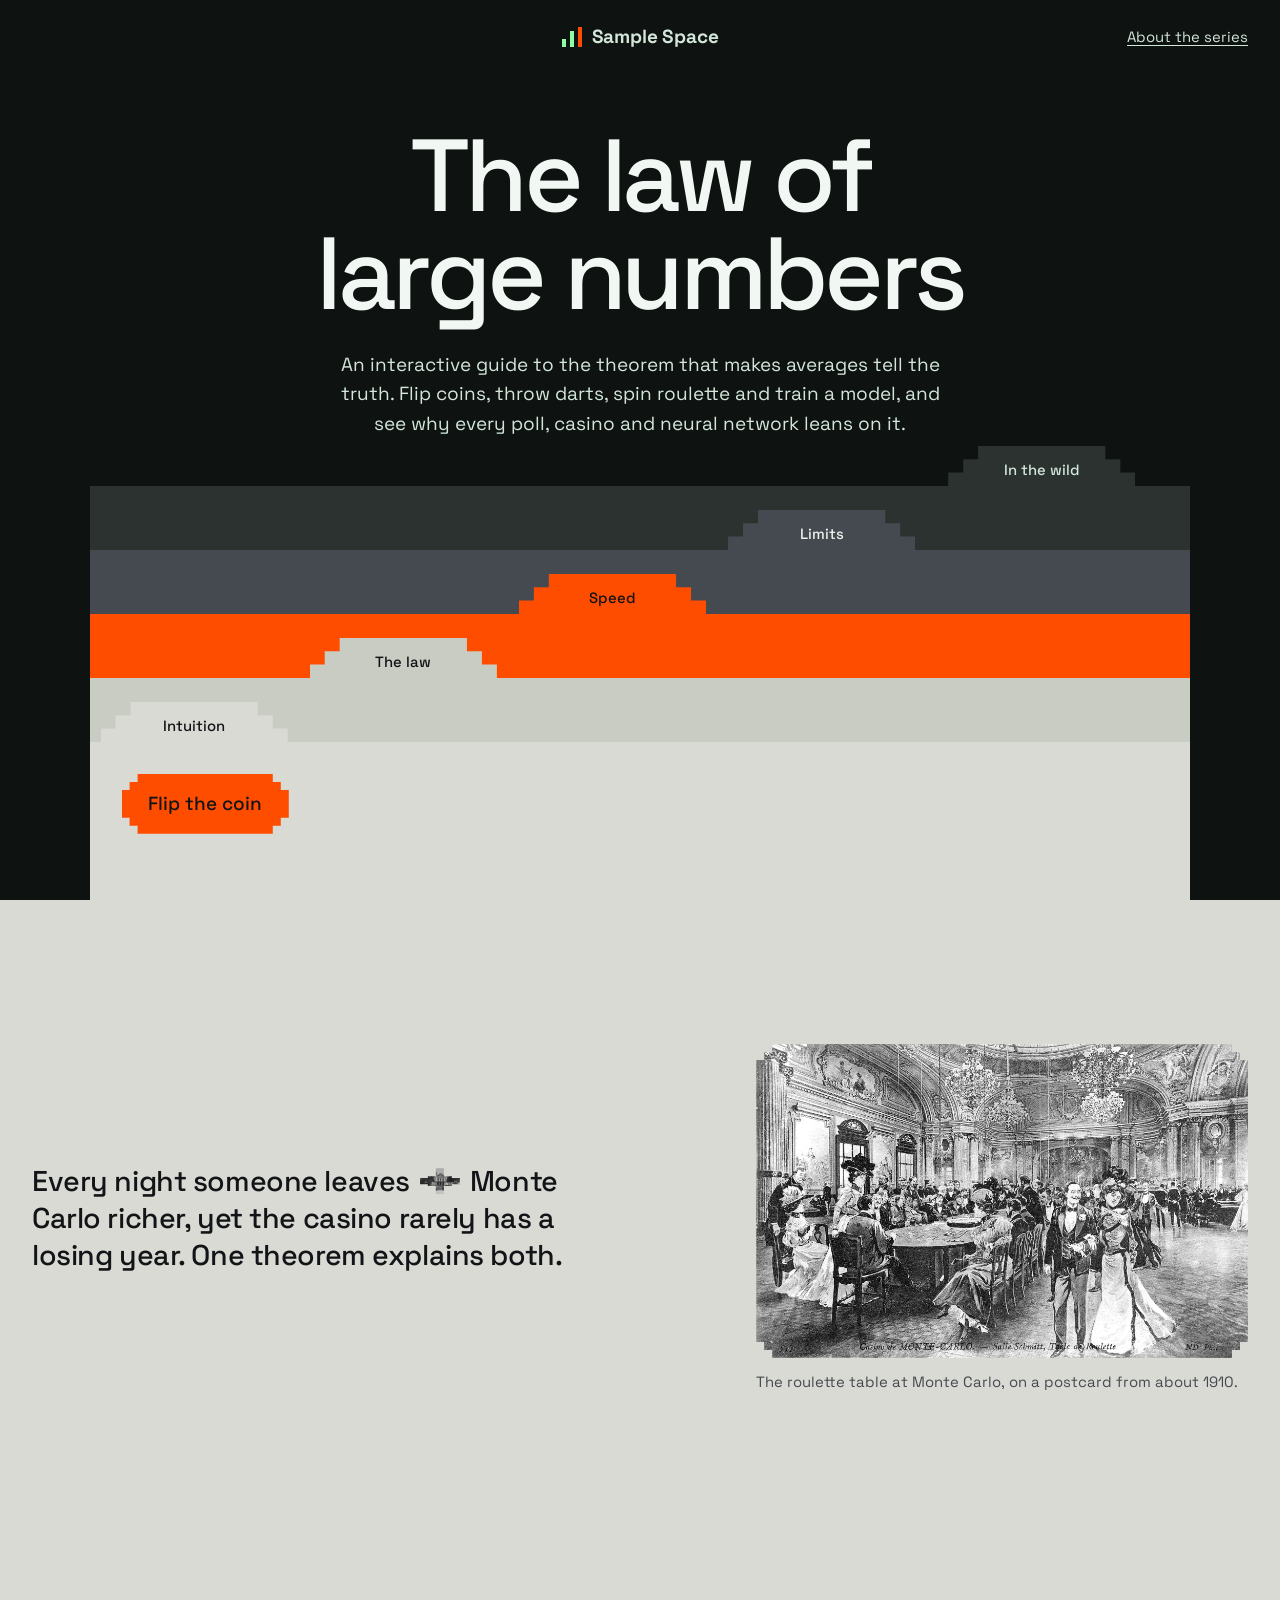
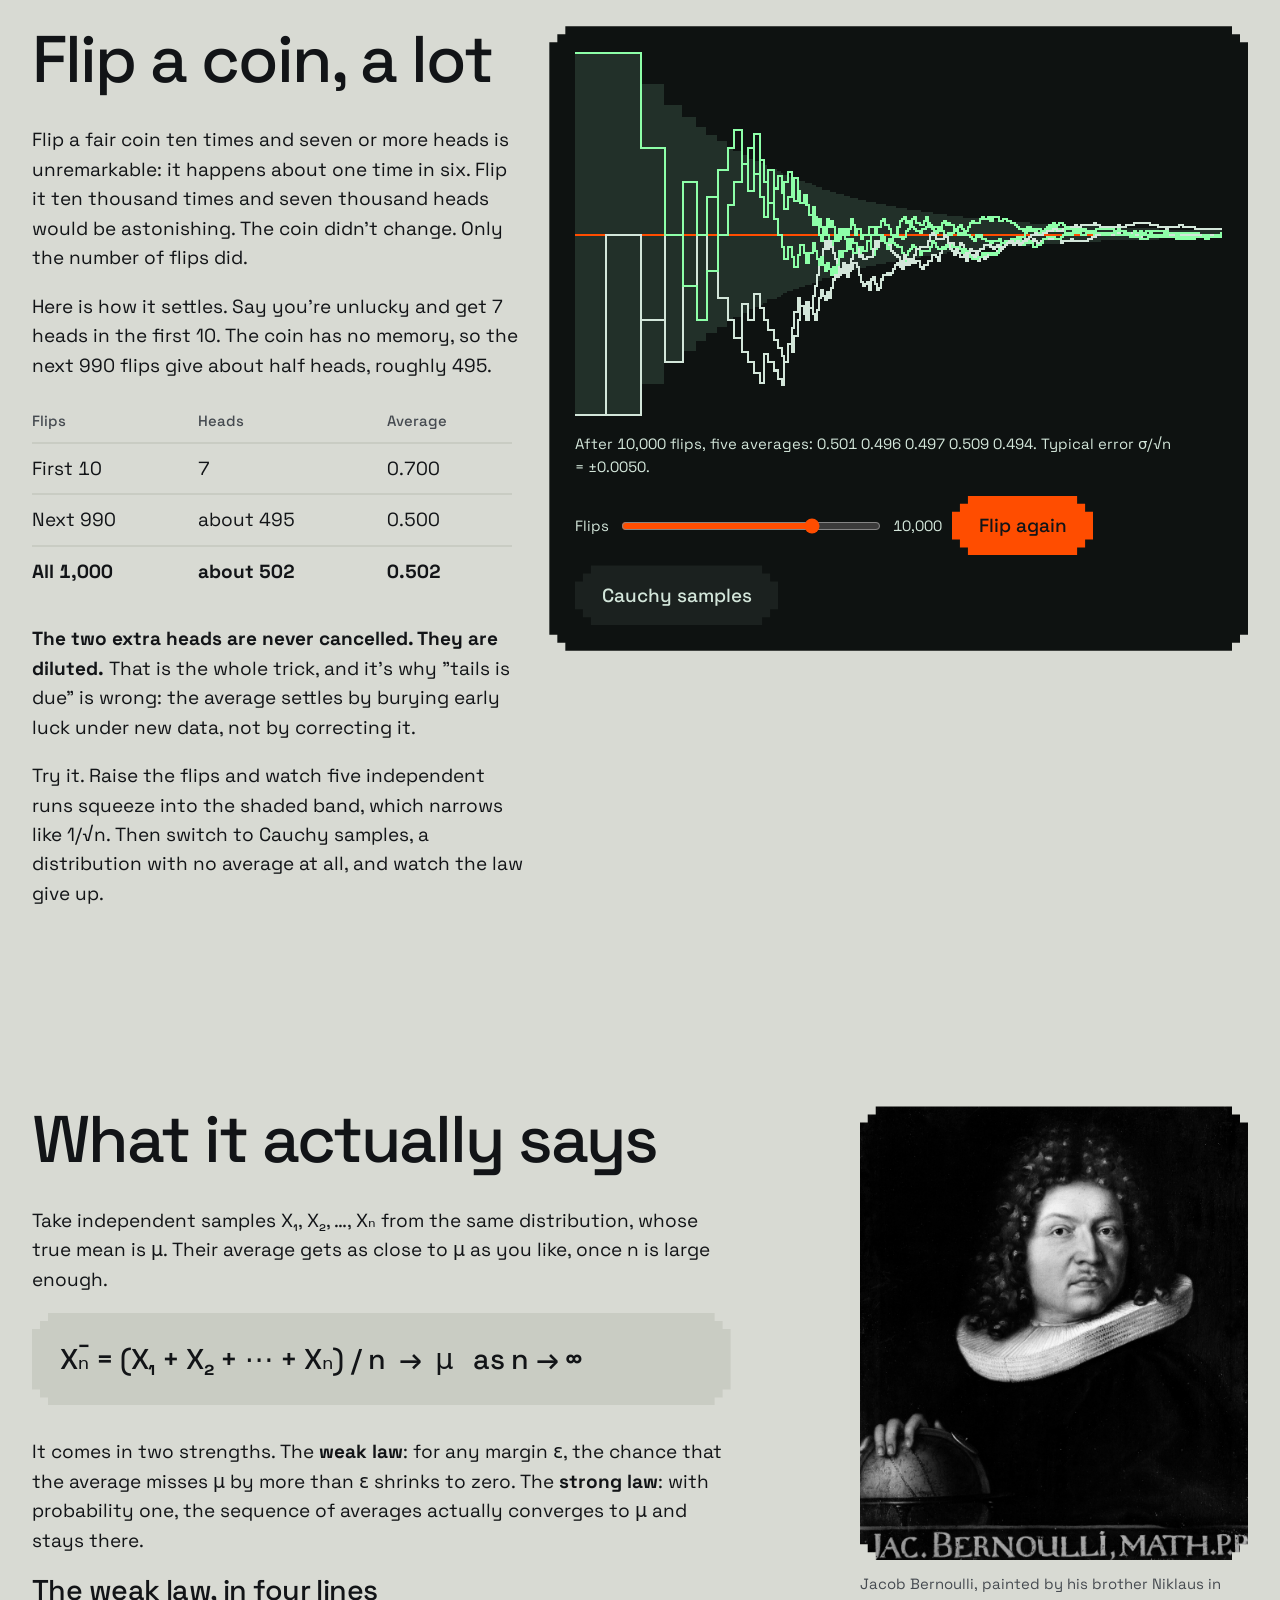
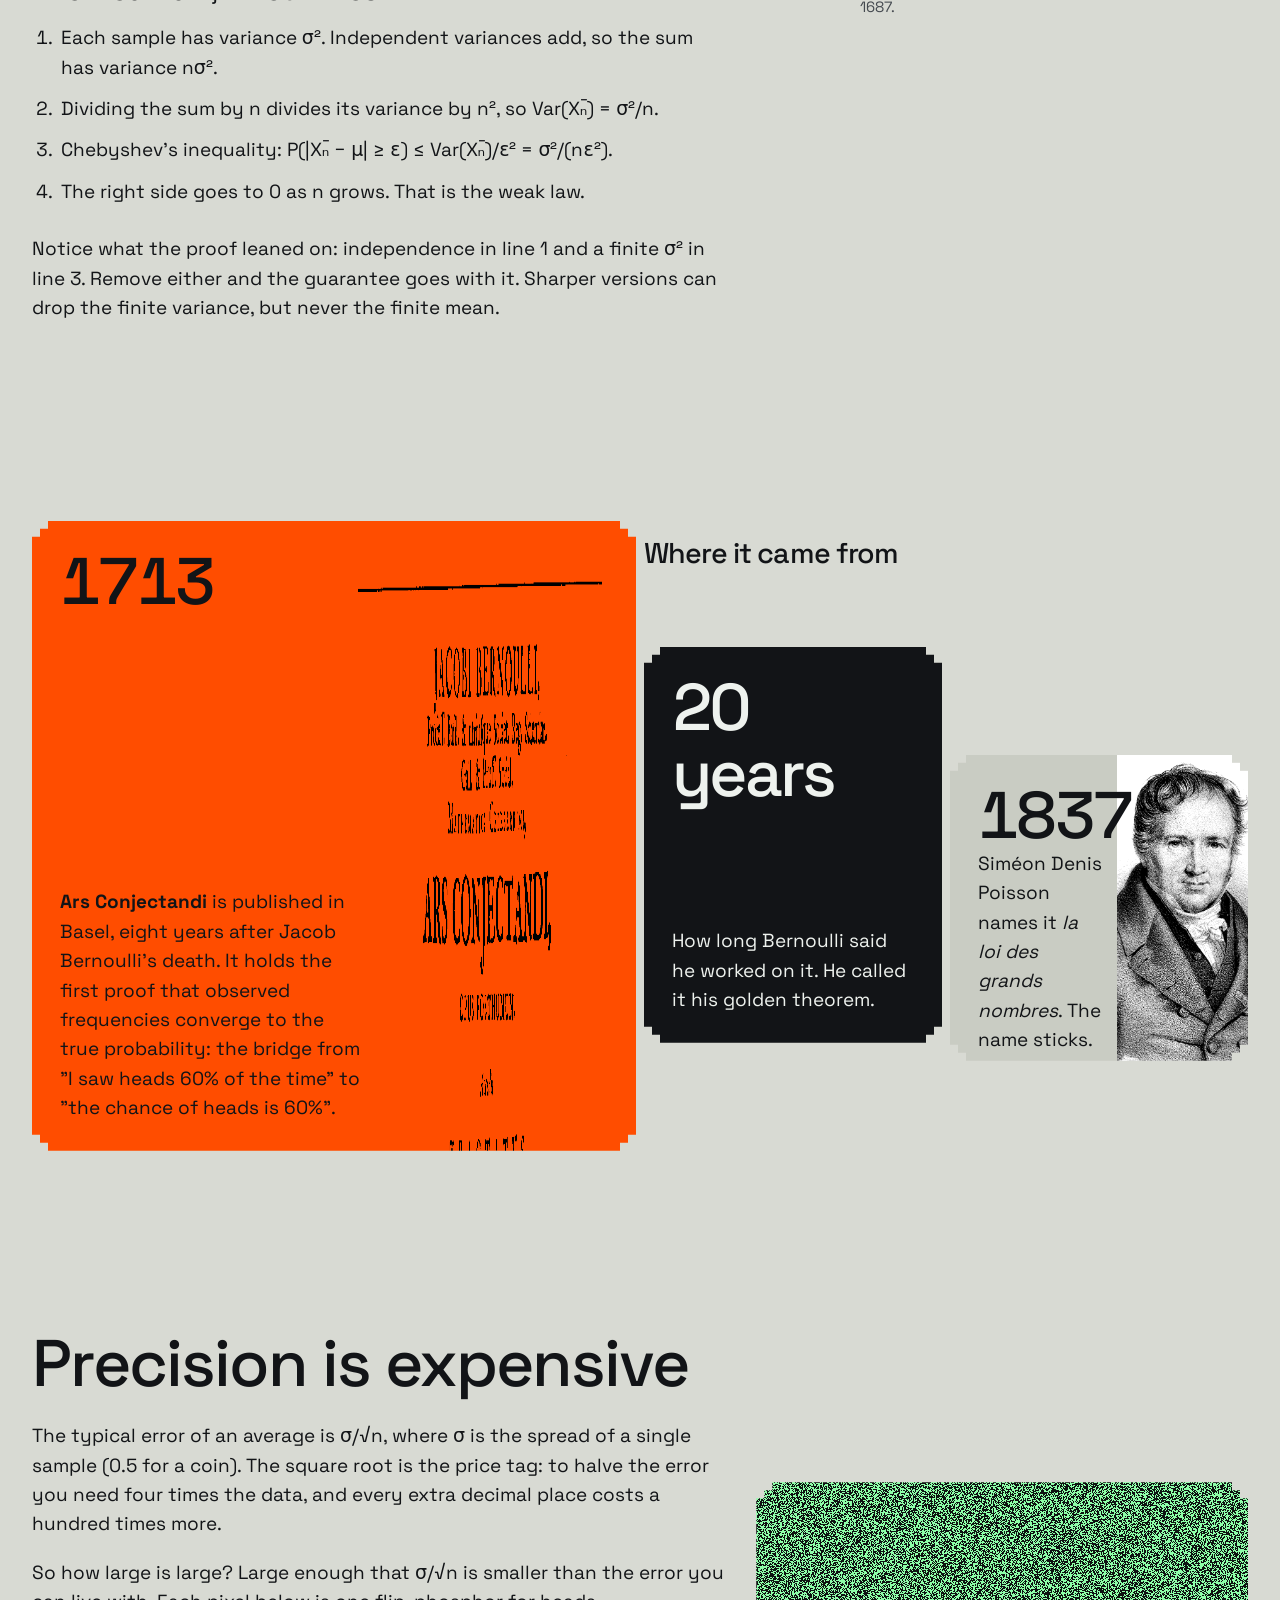
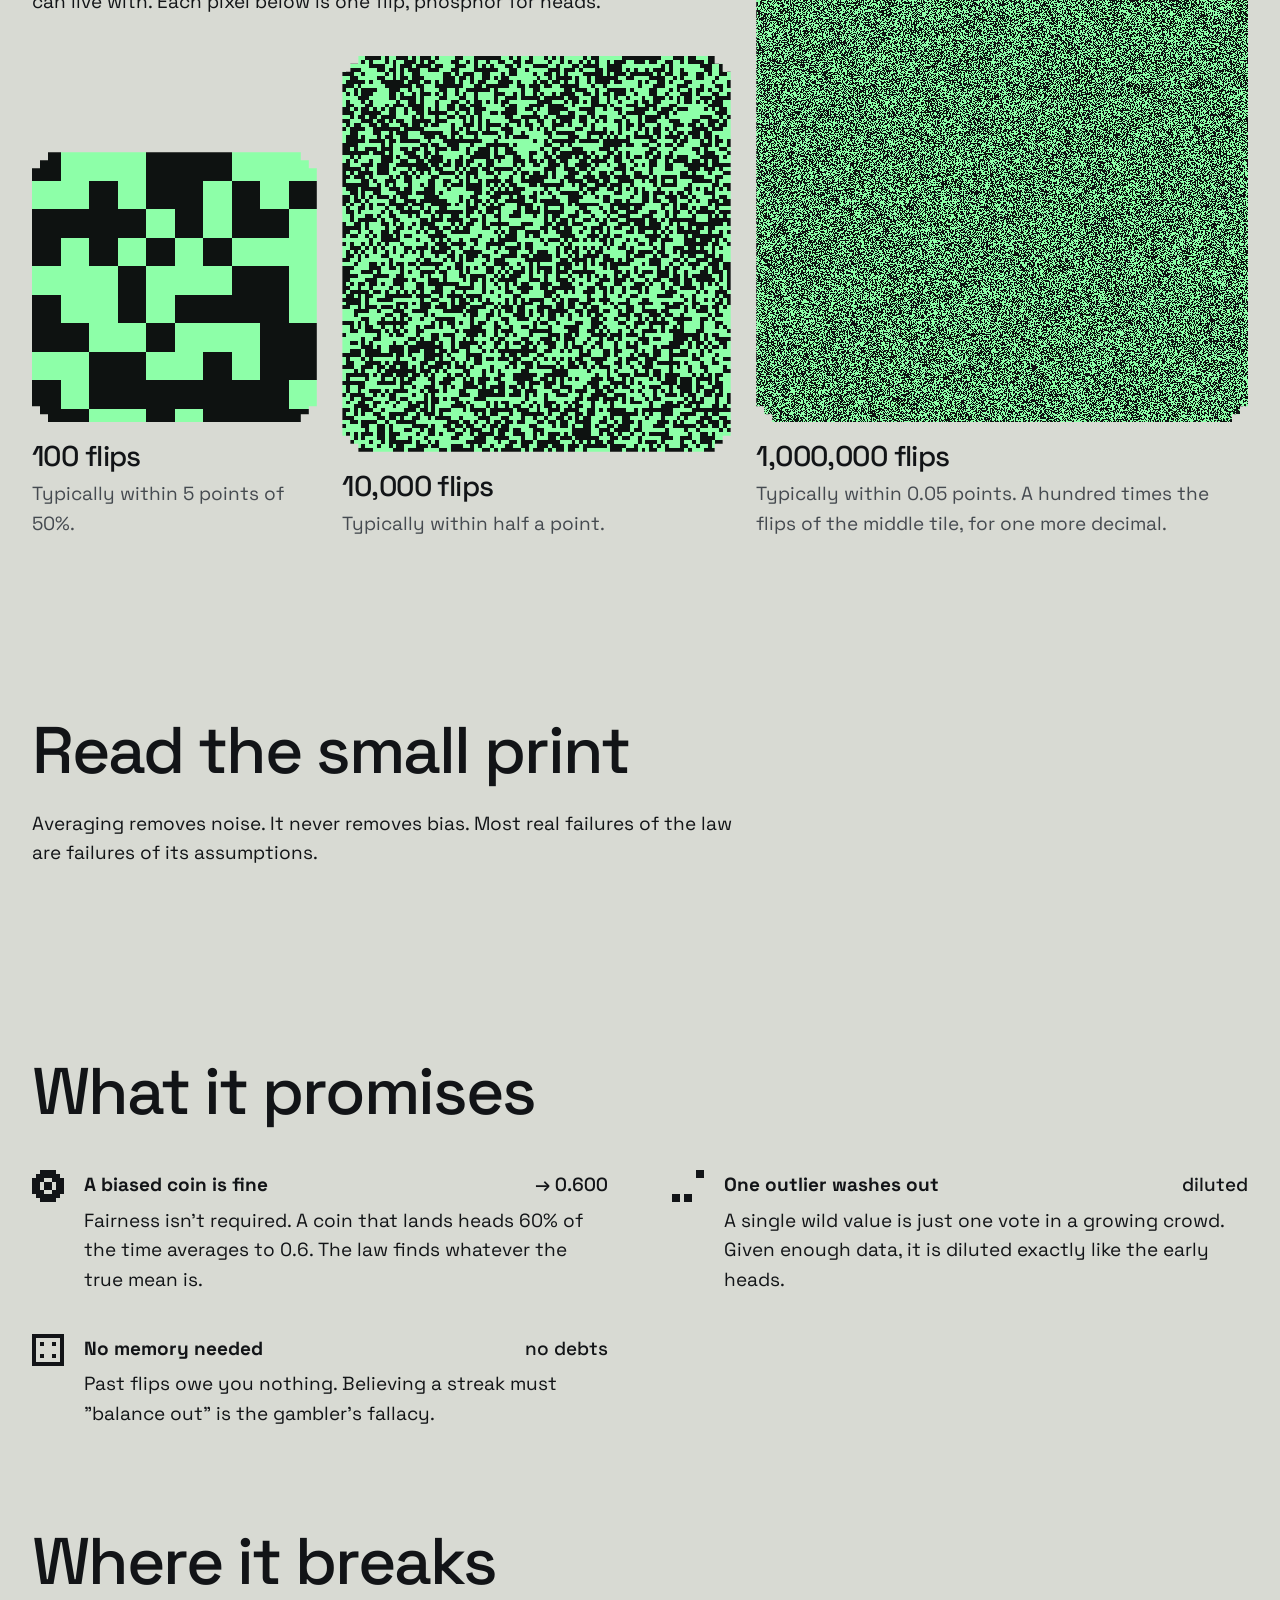
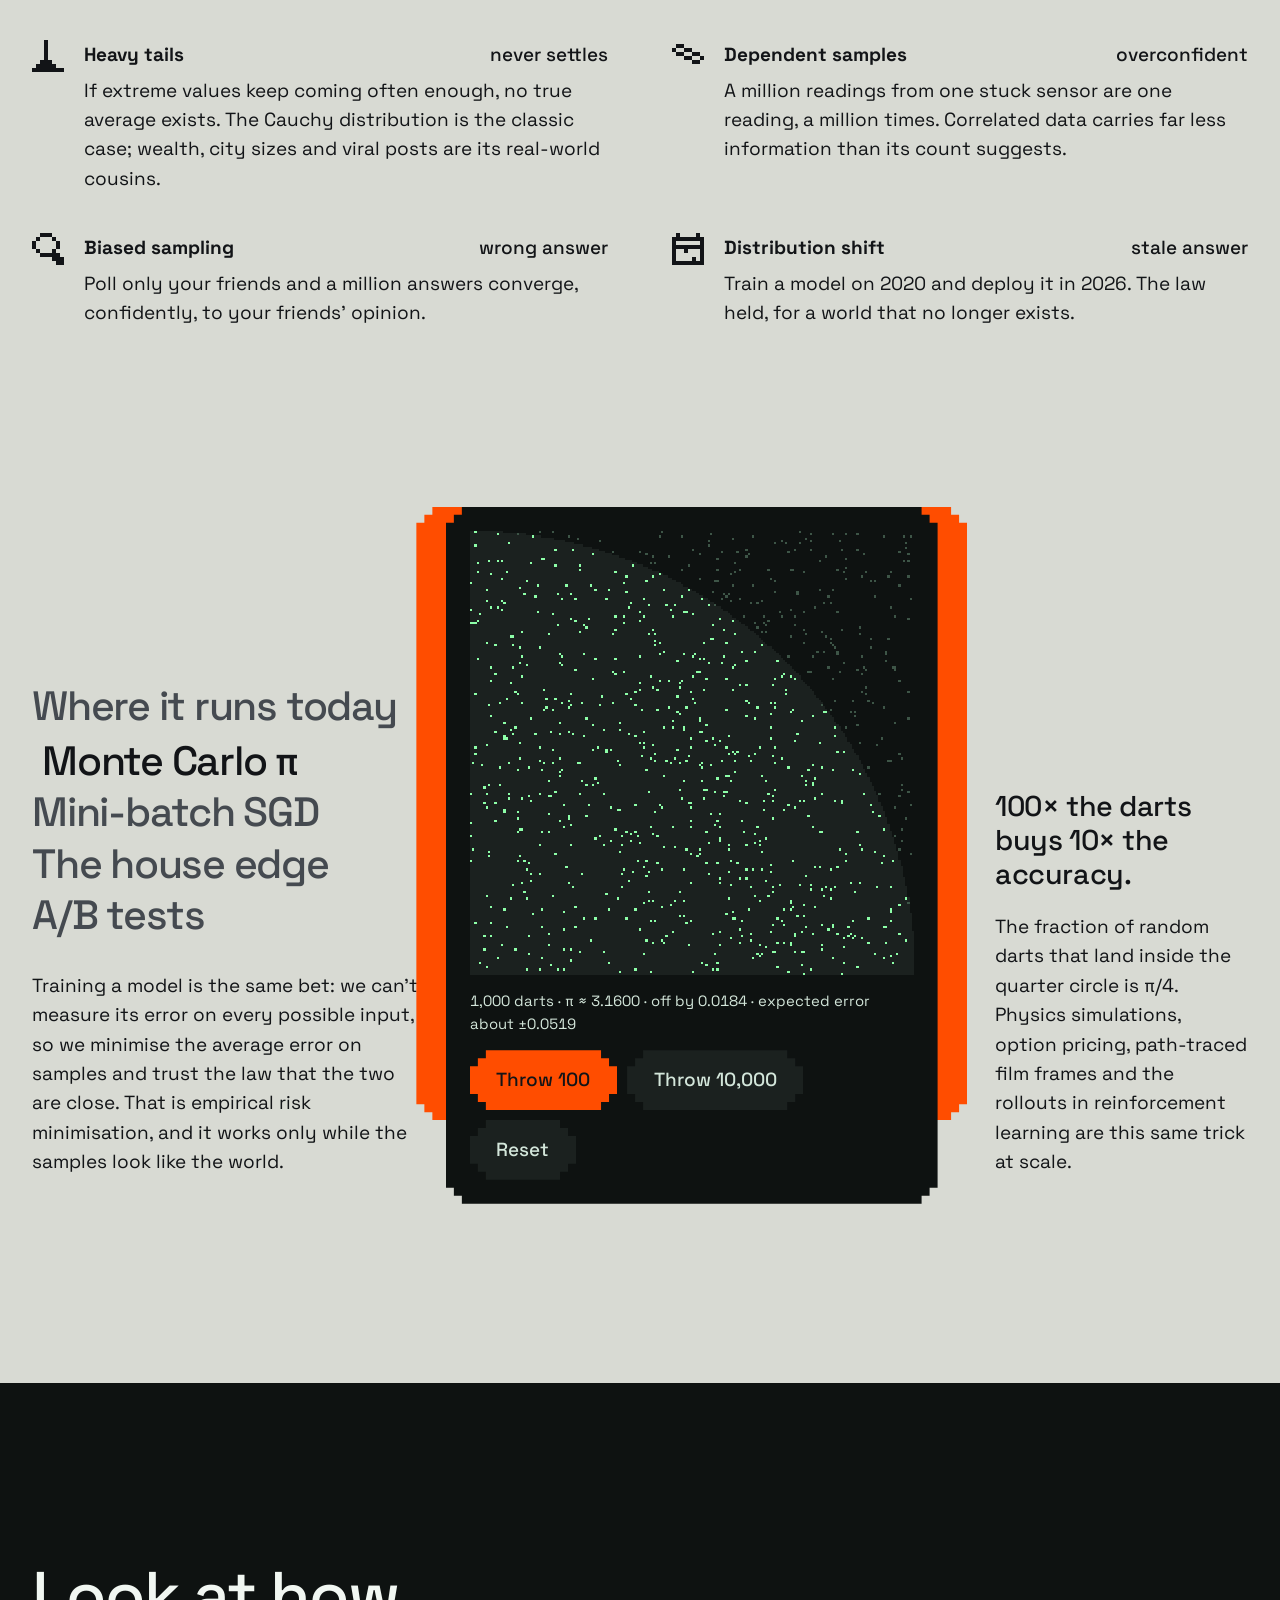
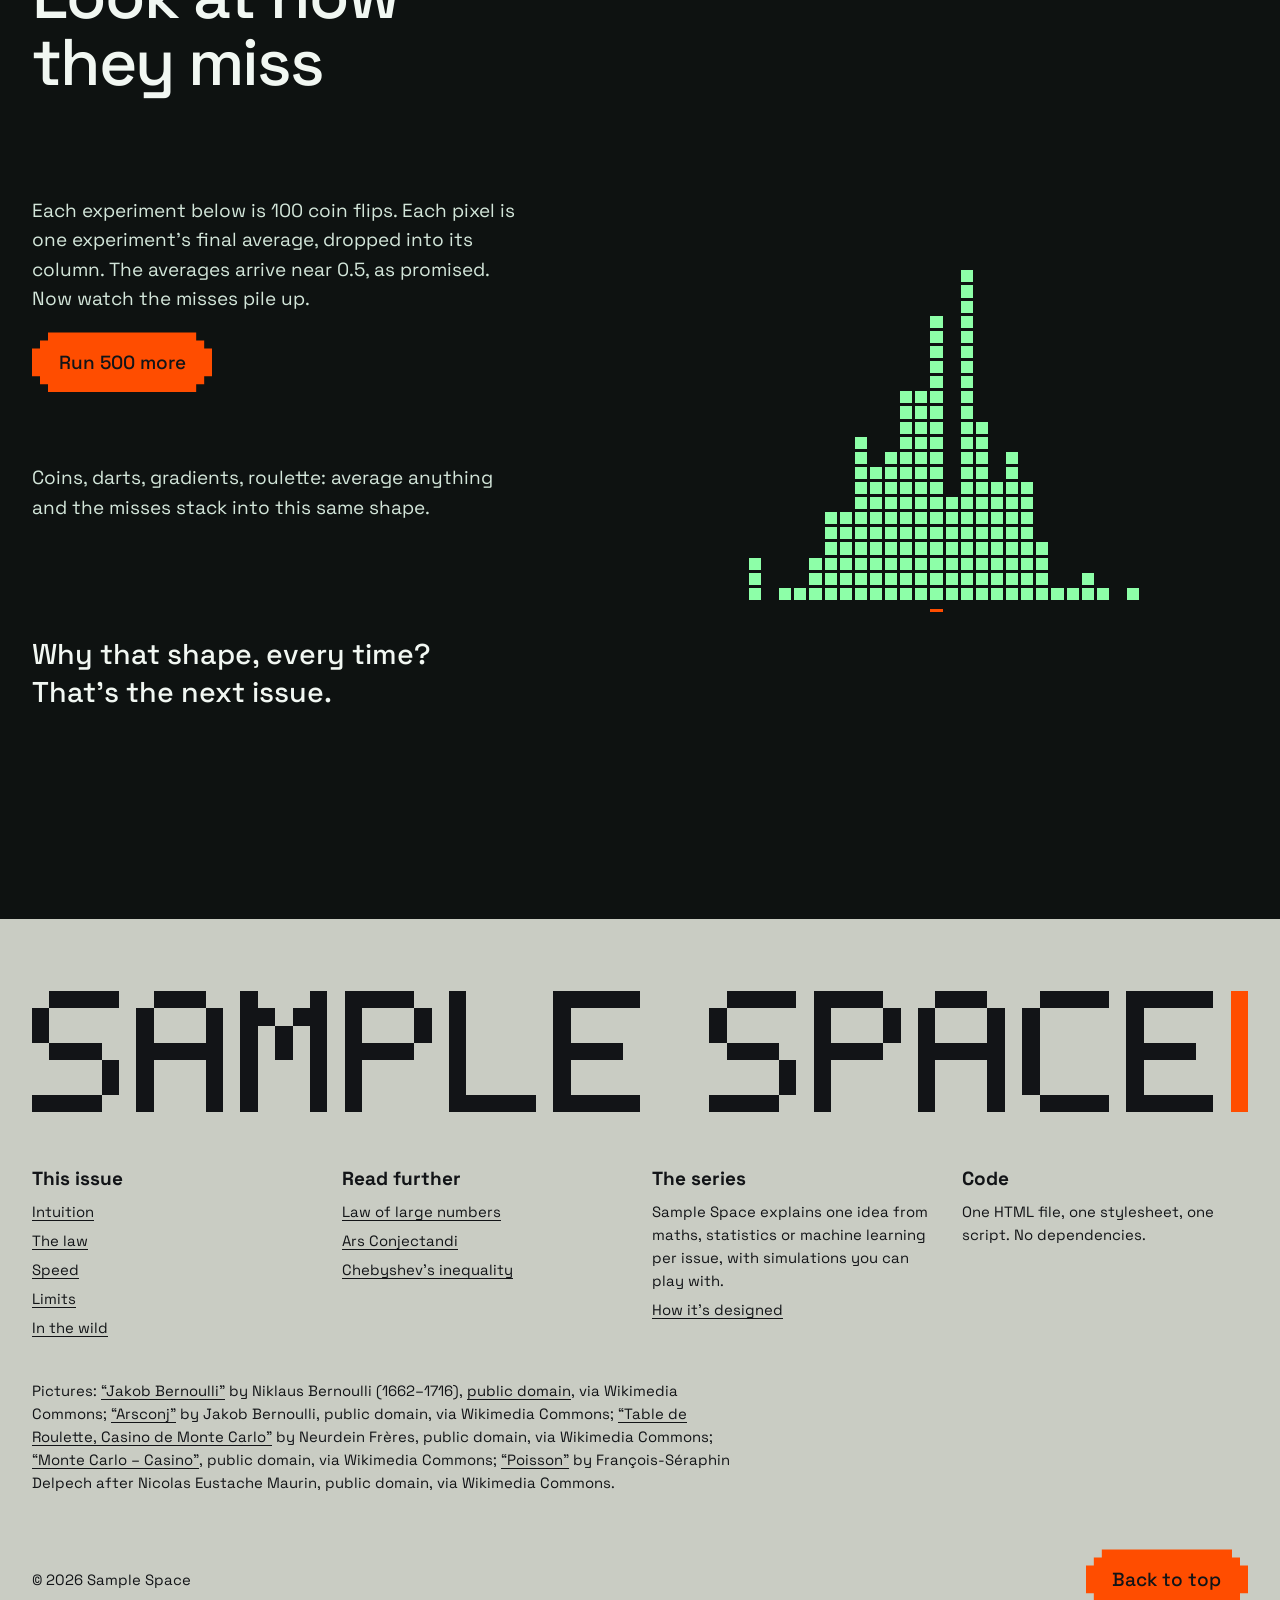
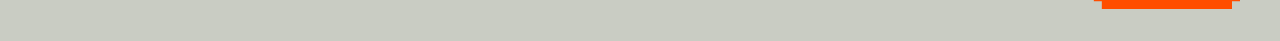
<file: law-of-large-numbers/index.html>
<!doctype html>
<html lang="en">
<head>
<meta charset="utf-8">
<meta name="viewport" content="width=device-width, initial-scale=1">
<title>The Law of Large Numbers · Sample Space</title>
<meta name="description" content="An interactive guide to the Law of Large Numbers: coin flips, Monte Carlo, mini-batch SGD, casinos and A/B tests, with simulations you can play with.">
<link rel="preconnect" href="https://fonts.googleapis.com">
<link rel="preconnect" href="https://fonts.gstatic.com" crossorigin>
<link href="https://fonts.googleapis.com/css2?family=Space+Grotesk:wght@400;500;700&display=swap" rel="stylesheet">
<link rel="stylesheet" href="theme.css">
<script>document.documentElement.classList.add('js')</script>
<style>
  /* ---------- hero: a stack of file folders on the screen ---------- */
  .hero { position: relative; min-height: max(100svh, 780px); background: var(--screen); color: var(--screen-ink); overflow: hidden; }
  .bar { position: relative; display: flex; justify-content: center; align-items: center; padding: 22px var(--m); font-size: var(--step-small); }
  .wordmark { font-weight: 700; letter-spacing: -0.01em; text-decoration: none; display: inline-flex; align-items: center; gap: 10px; font-size: var(--step-body); }
  .bar .right { position: absolute; right: var(--m); }
  .hero-text { text-align: center; padding: clamp(40px, 6vh, 72px) var(--m) 0; }
  .hero h1 { font-size: var(--step-display); line-height: 0.95; letter-spacing: -0.045em; color: #f1f7f2; }
  .hero-sub { font-size: var(--step-body); max-width: 50ch; margin: 28px auto 0; color: var(--screen-ink); }
  .folders { position: absolute; left: 7%; right: 7%; top: max(54%, 450px); bottom: 0; }
  .folder { position: absolute; inset: calc(var(--i) * 64px) 0 0 0; background: var(--c); color: var(--t); }
  .folder .tab { position: absolute; bottom: 100%; left: var(--x); width: clamp(140px, 17%, 220px); height: 40px; background: var(--c); color: var(--t);
    clip-path: var(--px-tab); display: flex; align-items: center; justify-content: center; font-size: var(--step-small); font-weight: 500; text-decoration: none;
    padding-top: 8px; transition: transform 160ms ease; }
  .folder .tab:hover { transform: translateY(-4px); }
  .folder.front { padding: 32px; }

  /* ---------- sections ---------- */
  section { padding-block: var(--gap) 0; }
  .grid { display: grid; grid-template-columns: repeat(12, minmax(0, 1fr)); column-gap: clamp(16px, 2vw, 32px); padding-inline: var(--m); }

  /* hook: a statement with picture frames inside the line */
  .hook { padding-block: clamp(96px, 16vh, 180px) clamp(40px, 6vh, 80px); }
  .hook { align-items: center; }
  .hook p { grid-column: 1 / span 6; font-size: var(--step-lead); line-height: 1.3; font-weight: 500; letter-spacing: -0.015em; max-width: 34ch; margin: 0; }
  .hook-pic { grid-column: 8 / -1; margin: 0; }
  .thumb { display: inline-block; height: 0.9em; width: 1.4em; vertical-align: -0.12em; margin: 0 0.12em; clip-path: var(--px-cut); --p: 3px; overflow: hidden; }
  .thumb img { width: 100%; height: 100%; object-fit: cover; filter: grayscale(1) contrast(1.1); }

  /* the toy */
  .toy-text { grid-column: 1 / span 5; }
  .toy-text h2 { margin-bottom: 32px; }
  .toy-screen { grid-column: 6 / -1; padding: clamp(16px, 2vw, 28px); align-self: start; position: sticky; top: 24px; }
  .toy-screen .readout { margin: 16px 0; min-height: 3.2em; }
  table.dilute { border-collapse: collapse; margin: 8px 0 28px; font-variant-numeric: tabular-nums; width: 100%; max-width: 30rem; }
  .dilute th, .dilute td { text-align: left; padding: 10px 12px 10px 0; border-bottom: 2px solid var(--surface); }
  .dilute th { font-weight: 500; color: var(--muted); font-size: var(--step-small); }
  .dilute tr:last-child td { font-weight: 700; border-bottom: 0; }
  .em { font-weight: 700; }

  /* the statement */
  .law-text { grid-column: 1 / span 7; }
  .law-text h2 { margin-bottom: 32px; }
  .eq { font-size: var(--step-lead); font-weight: 500; letter-spacing: -0.01em; background: var(--surface); padding: 24px 28px; clip-path: var(--px-cut); max-width: none; margin: 8px 0 32px; }
  .proof { padding-left: 1.3em; margin: 16px 0 28px; max-width: 64ch; }
  .proof li { margin-bottom: 12px; padding-left: 4px; }
  .law-pic { grid-column: 9 / -1; align-self: start; margin: 0; }
  .frame { clip-path: var(--px-cut); background: var(--surface); }
  .frame img { width: 100%; height: auto; filter: grayscale(1) contrast(1.05); }
  figcaption { font-size: var(--step-small); color: var(--muted); margin-top: 12px; }

  /* history: stepped tiles */
  .tiles { position: relative; display: grid; grid-template-columns: repeat(12, minmax(0, 1fr)); gap: 8px; padding-inline: var(--m); align-items: start; }
  .tiles h2 { grid-column: 7 / span 6; grid-row: 1; font-size: var(--step-lead); align-self: start; padding-top: 2vh; }
  .tile { position: relative; padding: 28px; display: flex; flex-direction: column; justify-content: space-between; clip-path: var(--px-cut); overflow: hidden; grid-row: 1 / span 2; }
  .tile .fig { font-size: var(--step-head); font-weight: 500; letter-spacing: -0.04em; line-height: 1; position: relative; }
  .tile p { position: relative; z-index: 1; margin: 0; max-width: 30ch; }
  .tile .fig { z-index: 1; }
  .tile img { position: absolute; mix-blend-mode: multiply; filter: grayscale(1) contrast(1.2); }
  .t1 { grid-column: 1 / span 6; height: 70vh; min-height: 520px; background: var(--accent); color: var(--ink); }
  .t1 img { right: 5%; top: 6%; width: 42%; }
  .t1 p { max-width: 25ch; }
  .t2 { grid-column: 7 / span 3; height: 44vh; min-height: 330px; margin-top: 14vh; background: var(--ink); color: #eef2ee; grid-row: 2; }
  .t3 { grid-column: 10 / span 3; height: 34vh; min-height: 300px; margin-top: 26vh; background: var(--surface); grid-row: 2; }
  .t3 img { right: 0; top: 0; width: 44%; height: 100%; object-fit: cover; object-position: 50% 15%; mix-blend-mode: normal; }
  .t3 p { max-width: 52%; }
  .tiles .t2, .tiles .t3 { grid-row: 1; }

  /* speed: tiles that grow */
  .grow { align-items: end; row-gap: 20px; }
  .grow-head { grid-column: 1 / span 7; grid-row: 1; align-self: start; }
  .grow-head h2 { margin-bottom: 24px; }
  .g { display: flex; flex-direction: column; gap: 18px; grid-row: 2; }
  .g .pix { width: 100%; clip-path: var(--px-cut); background: var(--screen); display: grid; place-items: center; overflow: hidden; }
  .g canvas { image-rendering: pixelated; width: 100%; height: 100%; }
  .g1 { grid-column: 1 / span 3; } .g1 .pix { height: 30vh; min-height: 220px; }
  .g2 { grid-column: 4 / span 4; } .g2 .pix { height: 44vh; min-height: 320px; }
  .g3 { grid-column: 8 / span 5; grid-row: 1 / span 2; } .g3 .pix { height: 60vh; min-height: 440px; }
  .g h3 { margin-bottom: 6px; }
  .g p { margin: 0; color: var(--muted); }

  /* limits: two-column list with sprite bullets */
  .limits .cat { grid-column: 1 / -1; display: flex; justify-content: space-between; align-items: baseline; padding-top: 96px; margin-bottom: 40px; }
  .limits .cat:first-of-type { padding-top: 0; }
  .limits .cat h3 { font-size: var(--step-head); letter-spacing: -0.03em; }
  .limits .cat span { color: var(--muted); }
  .items { grid-column: 1 / -1; display: grid; grid-template-columns: 1fr 1fr; column-gap: 64px; row-gap: 40px; list-style: none; padding: 0; margin: 0; }
  .items li { display: flex; gap: 20px; }
  .items .row { display: flex; justify-content: space-between; gap: 16px; font-weight: 700; }
  .items .row span { font-weight: 500; font-variant-numeric: tabular-nums; }
  .items p { margin: 6px 0 0; max-width: 46ch; }
  .limits-intro { grid-column: 1 / span 8; margin-bottom: 72px; }
  .limits-intro h2, .grow-head h2 { margin-bottom: 24px; }

  /* in the wild: one screen on a big pixel block, swapped from a list */
  .wild { position: relative; }
  .wild-list { grid-column: 1 / span 4; align-self: end; display: flex; flex-direction: column; gap: 4px; padding-bottom: 8px; }
  .wild-list h2, .wild-list button { font-size: clamp(1.75rem, 1.2rem + 1.7vw, 2.75rem); line-height: 1.15; letter-spacing: -0.03em; }
  .wild-list h2 { color: var(--muted); margin-bottom: 4px; }
  .wild-list button { font-family: inherit; font-weight: 500; background: none; border: 0; padding: 0; text-align: left; cursor: pointer; color: var(--muted); transition: color 240ms ease, transform 240ms ease; }
  .wild-list button[aria-pressed="true"] { color: var(--ink); transform: translateX(10px); }
  .wild-list button:hover { color: var(--ink); }
  .wild-note { margin-top: 28px; font-size: var(--step-body); }
  .stage { grid-column: 5 / span 5; position: relative; padding-top: 48px; }
  .block { position: absolute; inset: 0 -6% 12% -6%; background: var(--blk, var(--accent)); clip-path: var(--px-cut); --p: 16px; transition: background-color 240ms ease; }
  .wild .screen { position: relative; padding: clamp(16px, 2vw, 24px); margin-top: -48px; }
  .panel { display: none; }
  .panel.on { display: block; animation: fade 240ms ease; }
  @keyframes fade { from { opacity: 0; } to { opacity: 1; } }
  .panel .readout { margin: 14px 0; min-height: 3.2em; }
  /* the block overhangs the stage by 6%, which outgrows the column gap on wide screens; pad the text clear of it */
  .wild-fact { grid-column: 10 / -1; align-self: end; padding-bottom: 8px; padding-left: 2.5vw; }
  .wild-fact .big { font-size: var(--step-lead); font-weight: 500; letter-spacing: -0.015em; line-height: 1.2; margin-bottom: 20px; }

  /* premonition */
  .next { background: var(--screen); color: var(--screen-ink); margin-top: var(--gap); padding-block: var(--gap); }
  .next h2 { color: #f1f7f2; grid-column: 1 / span 5; margin-bottom: 28px; }
  .next .lead { grid-column: 1 / span 5; }
  .next .lead p { color: var(--screen-ink); }
  .next .hist { grid-column: 6 / -1; grid-row: 1 / span 3; }
  .next .hist canvas { width: 100%; max-width: 620px; margin-left: auto; height: auto; image-rendering: pixelated; }
  .next .last { grid-column: 1 / span 5; font-size: var(--step-lead); line-height: 1.3; font-weight: 500; color: #f1f7f2; margin-top: 24px; }

  /* footer: the series mark built from pixels */
  footer { background: var(--surface); padding: 72px var(--m) 32px; }
  .mark { width: 100%; height: auto; shape-rendering: crispEdges; }
  .foot { display: grid; grid-template-columns: repeat(12, minmax(0, 1fr)); column-gap: 24px; margin-top: 56px; font-size: var(--step-small); }
  .foot div { grid-column: span 3; }
  .foot h3 { font-size: var(--step-body); font-weight: 700; margin-bottom: 10px; letter-spacing: 0; }
  .foot ul { list-style: none; padding: 0; margin: 0; display: grid; gap: 6px; }
  .foot .credits { grid-column: 1 / span 9; margin-top: 40px; max-width: 70ch; }
  .last-row { display: flex; justify-content: space-between; align-items: center; margin-top: 40px; font-size: var(--step-small); }

  @media (max-width: 900px) {
    .toy-text, .toy-screen, .law-text, .law-pic, .hook p, .hook-pic { grid-column: 1 / -1; }
    .hook-pic { margin-top: 40px; }
    .toy-screen { position: static; margin-top: 32px; }
    .law-pic { max-width: 360px; margin-top: 24px; }
    .tiles { grid-template-columns: 1fr 1fr; gap: 6px; }
    .tiles h2 { grid-column: 1 / -1; grid-row: 1; padding: 0 0 20px; }
    .t1 { grid-column: 1 / -1; grid-row: 2; height: auto; min-height: 120vw; }
    .t2, .t3, .tiles .t2, .tiles .t3 { grid-column: span 1; grid-row: 3; height: auto; min-height: 80vw; margin-top: 0; padding: 18px; }
    .t3 { margin-top: 32px; }
    .t1 img { width: 40%; top: 4%; }
    .t1 p { max-width: none; }
    .t3 img { display: none; }
    .t3 p { max-width: none; }
    .grow-head, .g1, .g2, .g3 { grid-column: 1 / -1; grid-row: auto; }
    .g1 .pix { height: 34vw; min-height: 0; } .g2 .pix { height: 46vw; min-height: 0; } .g3 .pix { height: 62vw; min-height: 0; }
    .items { grid-template-columns: 1fr; }
    .limits-intro { grid-column: 1 / -1; }
    .wild-list, .stage, .wild-fact { grid-column: 1 / -1; }
    .stage { order: -1; margin-bottom: 32px; padding-top: 32px; }
    .block { inset: 0 0 12% 0; }
    .wild-head { order: -2; }
    .wild-list { flex-direction: row; flex-wrap: wrap; gap: 6px 22px; }
    .wild-list h2 { display: none; }
    .wild-list button { white-space: nowrap; font-size: 1.5rem; }
    .wild-list button[aria-pressed="true"] { transform: none; }
    .wild-head { display: block !important; }
    .wild-fact { margin-top: 24px; padding-left: 0; }
    .next h2, .next .lead, .next .hist, .next .last { grid-column: 1 / -1; grid-row: auto; }
    .next .hist { margin: 24px 0; }
    .foot div { grid-column: span 6; margin-bottom: 24px; }
    .foot .credits { grid-column: 1 / -1; }
  }
  @media (max-width: 560px) {
    .hero h1 { font-size: 12vw; }
    .bar .right { display: none; }
    .folders { left: 0; right: 0; top: max(50%, 420px); }
    .folder { inset: calc(var(--i) * 52px) 0 0 0; }
    .folder .tab { height: 32px; width: 31%; }
    .folder:nth-child(3n+1) .tab { left: 67%; } .folder:nth-child(3n+2) .tab { left: 34.5%; } .folder:nth-child(3n) .tab { left: 2%; }
    .folder.front { padding: 24px var(--m); }
    .folder.front .btn { width: 100%; justify-content: center; }
    .hook p { font-size: 1.5rem; }
  }
  .wild-head { display: none; grid-column: 1 / -1; margin-bottom: 24px; }
</style>
</head>
<body>

<header class="hero">
  <nav class="bar" aria-label="Site">
    <a class="wordmark" href="#top" id="top"><svg class="sprite" width="20" height="20" viewBox="0 0 5 5" aria-hidden="true"><rect x="0" y="3" width="1" height="2" fill="#8dffa8"/><rect x="2" y="1" width="1" height="4" fill="#8dffa8"/><rect x="4" y="0" width="1" height="5" fill="#ff4d00"/></svg>Sample Space</a>
    <a class="right" href="#series">About the series</a>
  </nav>
  <div class="hero-text">
    <h1>The law of<br>large numbers</h1>
    <p class="hero-sub">An interactive guide to the theorem that makes averages tell the truth. Flip coins, throw darts, spin roulette and train a model, and see why every poll, casino and neural network leans on it.</p>
  </div>
  <div class="folders">
    <div class="folder" style="--i:0; --c:#2b322f; --t:var(--screen-ink); --x:78%"><a class="tab" href="#wild">In the wild</a></div>
    <div class="folder" style="--i:1; --c:var(--muted); --t:#eef2ee; --x:58%"><a class="tab" href="#limits">Limits</a></div>
    <div class="folder" style="--i:2; --c:var(--accent); --t:var(--ink); --x:39%"><a class="tab" href="#speed">Speed</a></div>
    <div class="folder" style="--i:3; --c:var(--surface); --t:var(--ink); --x:20%"><a class="tab" href="#law">The law</a></div>
    <div class="folder front" style="--i:4; --c:var(--bg); --t:var(--ink); --x:1%"><a class="tab" href="#toy">Intuition</a>
      <a class="btn" href="#toy">Flip the coin</a>
    </div>
  </div>
</header>

<main>
  <section class="hook grid" aria-label="The paradox">
    <p class="rise">Every night someone leaves <span class="thumb"><img src="assets/monte-carlo-casino.jpg" alt="Monte Carlo casino, early 1900s" width="1920" height="1221"></span> Monte Carlo richer, yet the casino rarely has a losing year. One theorem explains both.</p>
    <figure class="hook-pic rise"><div class="frame"><img src="assets/table-de-roulette-casino-de-monte-carlo.jpg" alt="Players around the roulette table in the Monte Carlo casino, engraving on an old postcard" width="1920" height="1226"></div><figcaption>The roulette table at Monte Carlo, on a postcard from about 1910.</figcaption></figure>
  </section>

  <section id="toy" class="grid">
    <div class="toy-text">
      <h2 class="rise">Flip a coin, a lot</h2>
      <p class="rise">Flip a fair coin ten times and seven or more heads is unremarkable: it happens about one time in six. Flip it ten thousand times and seven thousand heads would be astonishing. The coin didn't change. Only the number of flips did.</p>
      <p class="rise">Here is how it settles. Say you're unlucky and get 7 heads in the first 10. The coin has no memory, so the next 990 flips give about half heads, roughly 495.</p>
      <table class="dilute rise">
        <thead><tr><th scope="col">Flips</th><th scope="col">Heads</th><th scope="col">Average</th></tr></thead>
        <tbody>
          <tr><td>First 10</td><td>7</td><td>0.700</td></tr>
          <tr><td>Next 990</td><td>about 495</td><td>0.500</td></tr>
          <tr><td>All 1,000</td><td>about 502</td><td>0.502</td></tr>
        </tbody>
      </table>
      <p class="rise"><span class="em">The two extra heads are never cancelled. They are diluted.</span> That is the whole trick, and it's why "tails is due" is wrong: the average settles by burying early luck under new data, not by correcting it.</p>
      <p class="rise">Try it. Raise the flips and watch five independent runs squeeze into the shaded band, which narrows like 1/√n. Then switch to Cauchy samples, a distribution with no average at all, and watch the law give up.</p>
    </div>
    <div class="toy-screen screen rise" aria-label="Coin flip simulation">
      <canvas id="coin" width="320" height="180" role="img" aria-label="Running averages of five coin-flip runs against the true value 0.5"></canvas>
      <p class="readout" id="coin-out" aria-live="polite">Press flip to start.</p>
      <div class="controls">
        <label>Flips <input type="range" id="coin-n" min="1" max="5" step="0.5" value="4"> <output id="coin-nv" class="num">10,000</output></label>
        <button class="btn" id="coin-go">Flip again</button>
        <button class="btn quiet" id="coin-cauchy" aria-pressed="false">Cauchy samples</button>
      </div>
    </div>
  </section>

  <section id="law" class="grid">
    <div class="law-text">
      <h2 class="rise">What it actually says</h2>
      <p class="rise">Take independent samples X₁, X₂, …, Xₙ from the same distribution, whose true mean is μ. Their average gets as close to μ as you like, once n is large enough.</p>
      <p class="eq rise">X̄ₙ = (X₁ + X₂ + ⋯ + Xₙ) / n &nbsp;→&nbsp; μ &nbsp; as n → ∞</p>
      <p class="rise">It comes in two strengths. The <span class="em">weak law</span>: for any margin ε, the chance that the average misses μ by more than ε shrinks to zero. The <span class="em">strong law</span>: with probability one, the sequence of averages actually converges to μ and stays there.</p>
      <h3 class="rise">The weak law, in four lines</h3>
      <ol class="proof rise">
        <li>Each sample has variance σ². Independent variances add, so the sum has variance nσ².</li>
        <li>Dividing the sum by n divides its variance by n², so Var(X̄ₙ) = σ²/n.</li>
        <li>Chebyshev's inequality: P(|X̄ₙ − μ| ≥ ε) ≤ Var(X̄ₙ)/ε² = σ²/(nε²).</li>
        <li>The right side goes to 0 as n grows. That is the weak law.</li>
      </ol>
      <p class="rise">Notice what the proof leaned on: independence in line 1 and a finite σ² in line 3. Remove either and the guarantee goes with it. Sharper versions can drop the finite variance, but never the finite mean.</p>
    </div>
    <figure class="law-pic rise">
      <div class="frame"><img src="assets/jakob-bernoulli.jpg" alt="Portrait of Jacob Bernoulli" width="1920" height="2244" loading="lazy"></div>
      <figcaption>Jacob Bernoulli, painted by his brother Niklaus in 1687.</figcaption>
    </figure>
  </section>

  <section id="history" class="tiles" aria-labelledby="history-h">
    <h2 id="history-h" class="rise">Where it came from</h2>
    <div class="tile t1 rise">
      <span class="fig num">1713</span>
      <img src="assets/arsconj.gif" alt="Title page of Ars Conjectandi, Basel, 1713" width="1920" height="1882" loading="lazy">
      <p><span class="em">Ars Conjectandi</span> is published in Basel, eight years after Jacob Bernoulli's death. It holds the first proof that observed frequencies converge to the true probability: the bridge from "I saw heads 60% of the time" to "the chance of heads is 60%".</p>
    </div>
    <div class="tile t2 rise">
      <span class="fig num">20 years</span>
      <p>How long Bernoulli said he worked on it. He called it his golden theorem.</p>
    </div>
    <div class="tile t3 rise">
      <span class="fig num">1837</span>
      <img src="assets/poisson.jpg" alt="Portrait of Siméon Denis Poisson" width="1920" height="1725" loading="lazy">
      <p>Siméon Denis Poisson names it <i>la loi des grands nombres</i>. The name sticks.</p>
    </div>
  </section>

  <section id="speed" class="grid grow">
    <div class="grow-head">
      <h2 class="rise">Precision is expensive</h2>
      <p class="rise">The typical error of an average is σ/√n, where σ is the spread of a single sample (0.5 for a coin). The square root is the price tag: to halve the error you need four times the data, and every extra decimal place costs a hundred times more.</p>
      <p class="rise">So how large is large? Large enough that σ/√n is smaller than the error you can live with. Each pixel below is one flip, phosphor for heads.</p>
    </div>
    <div class="g g1 rise"><div class="pix"><canvas data-n="10" aria-label="100 flips as a 10 by 10 pixel grid" role="img"></canvas></div><div><h3>100 flips</h3><p>Typically within 5 points of 50%.</p></div></div>
    <div class="g g2 rise"><div class="pix"><canvas data-n="100" aria-label="10,000 flips as a 100 by 100 pixel grid" role="img"></canvas></div><div><h3>10,000 flips</h3><p>Typically within half a point.</p></div></div>
    <div class="g g3 rise"><div class="pix"><canvas data-n="1000" aria-label="One million flips as a 1000 by 1000 pixel grid" role="img"></canvas></div><div><h3>1,000,000 flips</h3><p>Typically within 0.05 points. A hundred times the flips of the middle tile, for one more decimal.</p></div></div>
  </section>

  <section id="limits" class="grid limits">
    <div class="limits-intro">
      <h2 class="rise">Read the small print</h2>
      <p class="rise">Averaging removes noise. It never removes bias. Most real failures of the law are failures of its assumptions.</p>
    </div>
    <div class="cat rise"><h3>What it promises</h3></div>
    <ul class="items">
      <li class="rise"><svg class="sprite" data-sprite="coin" width="32" height="32" aria-hidden="true"></svg><div><div class="row">A biased coin is fine<span>→ 0.600</span></div><p>Fairness isn't required. A coin that lands heads 60% of the time averages to 0.6. The law finds whatever the true mean is.</p></div></li>
      <li class="rise"><svg class="sprite" data-sprite="outlier" width="32" height="32" aria-hidden="true"></svg><div><div class="row">One outlier washes out<span>diluted</span></div><p>A single wild value is just one vote in a growing crowd. Given enough data, it is diluted exactly like the early heads.</p></div></li>
      <li class="rise"><svg class="sprite" data-sprite="die" width="32" height="32" aria-hidden="true"></svg><div><div class="row">No memory needed<span>no debts</span></div><p>Past flips owe you nothing. Believing a streak must "balance out" is the gambler's fallacy.</p></div></li>
    </ul>
    <div class="cat rise"><h3>Where it breaks</h3></div>
    <ul class="items">
      <li class="rise"><svg class="sprite" data-sprite="spike" width="32" height="32" aria-hidden="true"></svg><div><div class="row">Heavy tails<span>never settles</span></div><p>If extreme values keep coming often enough, no true average exists. The Cauchy distribution is the classic case; wealth, city sizes and viral posts are its real-world cousins.</p></div></li>
      <li class="rise"><svg class="sprite" data-sprite="chain" width="32" height="32" aria-hidden="true"></svg><div><div class="row">Dependent samples<span>overconfident</span></div><p>A million readings from one stuck sensor are one reading, a million times. Correlated data carries far less information than its count suggests.</p></div></li>
      <li class="rise"><svg class="sprite" data-sprite="lens" width="32" height="32" aria-hidden="true"></svg><div><div class="row">Biased sampling<span>wrong answer</span></div><p>Poll only your friends and a million answers converge, confidently, to your friends' opinion.</p></div></li>
      <li class="rise"><svg class="sprite" data-sprite="calendar" width="32" height="32" aria-hidden="true"></svg><div><div class="row">Distribution shift<span>stale answer</span></div><p>Train a model on 2020 and deploy it in 2026. The law held, for a world that no longer exists.</p></div></li>
    </ul>
  </section>

  <section id="wild" class="grid wild" aria-labelledby="wild-h">
    <h2 class="wild-head">Where it runs today</h2>
    <div class="wild-list" role="group" aria-label="Real-world uses">
      <h2 id="wild-h">Where it runs today</h2>
      <button data-k="pi" aria-pressed="true">Monte Carlo π</button>
      <button data-k="sgd" aria-pressed="false">Mini-batch SGD</button>
      <button data-k="house" aria-pressed="false">The house edge</button>
      <button data-k="ab" aria-pressed="false">A/B tests</button>
      <p class="wild-note">Training a model is the same bet: we can't measure its error on every possible input, so we minimise the average error on samples and trust the law that the two are close. That is empirical risk minimisation, and it works only while the samples look like the world.</p>
    </div>
    <div class="stage">
      <div class="block" aria-hidden="true"></div>
      <div class="screen">
        <div class="panel on" data-k="pi">
          <canvas id="pi" width="200" height="200" role="img" aria-label="Random darts in a square; those inside the quarter circle are bright"></canvas>
          <p class="readout" id="pi-out" aria-live="polite"></p>
          <div class="controls"><button class="btn" id="pi-100">Throw 100</button><button class="btn quiet" id="pi-10k">Throw 10,000</button><button class="btn quiet" id="pi-reset">Reset</button></div>
        </div>
        <div class="panel" data-k="sgd">
          <canvas id="sgd" width="240" height="200" role="img" aria-label="Cloud of mini-batch gradient estimates around the true gradient"></canvas>
          <p class="readout" id="sgd-out" aria-live="polite"></p>
          <div class="controls"><label>Batch size <input type="range" id="sgd-b" min="0" max="10" step="1" value="3"> <output id="sgd-bv" class="num">8</output></label></div>
        </div>
        <div class="panel" data-k="house">
          <canvas id="house" width="240" height="200" role="img" aria-label="The casino's average take per bet converging to 2.7 percent, with individual players' nights swinging wildly"></canvas>
          <p class="readout" id="house-out" aria-live="polite"></p>
          <div class="controls"><button class="btn" id="house-go">Open the doors again</button></div>
        </div>
        <div class="panel" data-k="ab">
          <canvas id="ab" width="240" height="200" role="img" aria-label="Two conversion-rate estimates crossing early and separating later"></canvas>
          <p class="readout" id="ab-out" aria-live="polite"></p>
          <div class="controls"><button class="btn" id="ab-go">Run the test again</button></div>
        </div>
      </div>
    </div>
    <div class="wild-fact" aria-live="polite">
      <p class="big" id="fact-big"></p>
      <p id="fact-text"></p>
    </div>
  </section>

  <section class="next grid" aria-labelledby="next-h">
    <h2 id="next-h">Look at how they miss</h2>
    <div class="lead">
      <p>Each experiment below is 100 coin flips. Each pixel is one experiment's final average, dropped into its column. The averages arrive near 0.5, as promised. Now watch the misses pile up.</p>
      <button class="btn" id="hist-go">Run 500 more</button>
    </div>
    <div class="hist"><canvas id="hist" width="205" height="150" role="img" aria-label="Pixel stacks of 500 experiment averages between 0.30 and 0.70"></canvas></div>
    <div class="lead"><p>Coins, darts, gradients, roulette: average anything and the misses stack into this same shape.</p></div>
    <p class="last">Why that shape, every time? That's the next issue.</p>
  </section>
</main>

<footer id="series">
  <svg class="mark" id="mark" role="img" aria-label="Sample Space"></svg>
  <div class="foot">
    <div><h3>This issue</h3><ul><li><a href="#toy">Intuition</a></li><li><a href="#law">The law</a></li><li><a href="#speed">Speed</a></li><li><a href="#limits">Limits</a></li><li><a href="#wild">In the wild</a></li></ul></div>
    <div><h3>Read further</h3><ul><li><a href="https://en.wikipedia.org/wiki/Law_of_large_numbers">Law of large numbers</a></li><li><a href="https://en.wikipedia.org/wiki/Ars_Conjectandi">Ars Conjectandi</a></li><li><a href="https://en.wikipedia.org/wiki/Chebyshev%27s_inequality">Chebyshev's inequality</a></li></ul></div>
    <div><h3>The series</h3><ul><li>Sample Space explains one idea from maths, statistics or machine learning per issue, with simulations you can play with.</li><li><a href="docs/THEME.md">How it's designed</a></li></ul></div>
    <div><h3>Code</h3><ul><li>One HTML file, one stylesheet, one script. No dependencies.</li></ul></div>
    <p class="credits">Pictures: <a href="https://commons.wikimedia.org/wiki/File:Jakob_Bernoulli.jpg">“Jakob Bernoulli”</a> by Niklaus Bernoulli (1662–1716), <a href="https://creativecommons.org/publicdomain/mark/1.0/">public domain</a>, via Wikimedia Commons; <a href="https://commons.wikimedia.org/wiki/File:Arsconj.gif">“Arsconj”</a> by Jakob Bernoulli, public domain, via Wikimedia Commons; <a href="https://commons.wikimedia.org/wiki/File:Table_de_Roulette,_Casino_de_Monte_Carlo_(Carte_Postale_Ancienne).jpg">“Table de Roulette, Casino de Monte Carlo”</a> by Neurdein Frères, public domain, via Wikimedia Commons; <a href="https://commons.wikimedia.org/wiki/File:Monte_Carlo_-_Casino.jpg">“Monte Carlo – Casino”</a>, public domain, via Wikimedia Commons; <a href="https://commons.wikimedia.org/wiki/File:Simeon_Poisson_(cropped).jpg">“Poisson”</a> by François-Séraphin Delpech after Nicolas Eustache Maurin, public domain, via Wikimedia Commons.</p>
  </div>
  <div class="last-row"><span>© 2026 Sample Space</span><a class="btn" href="#top">Back to top</a></div>
</footer>

<script src="demos.js"></script>
</body>
</html>
</file>
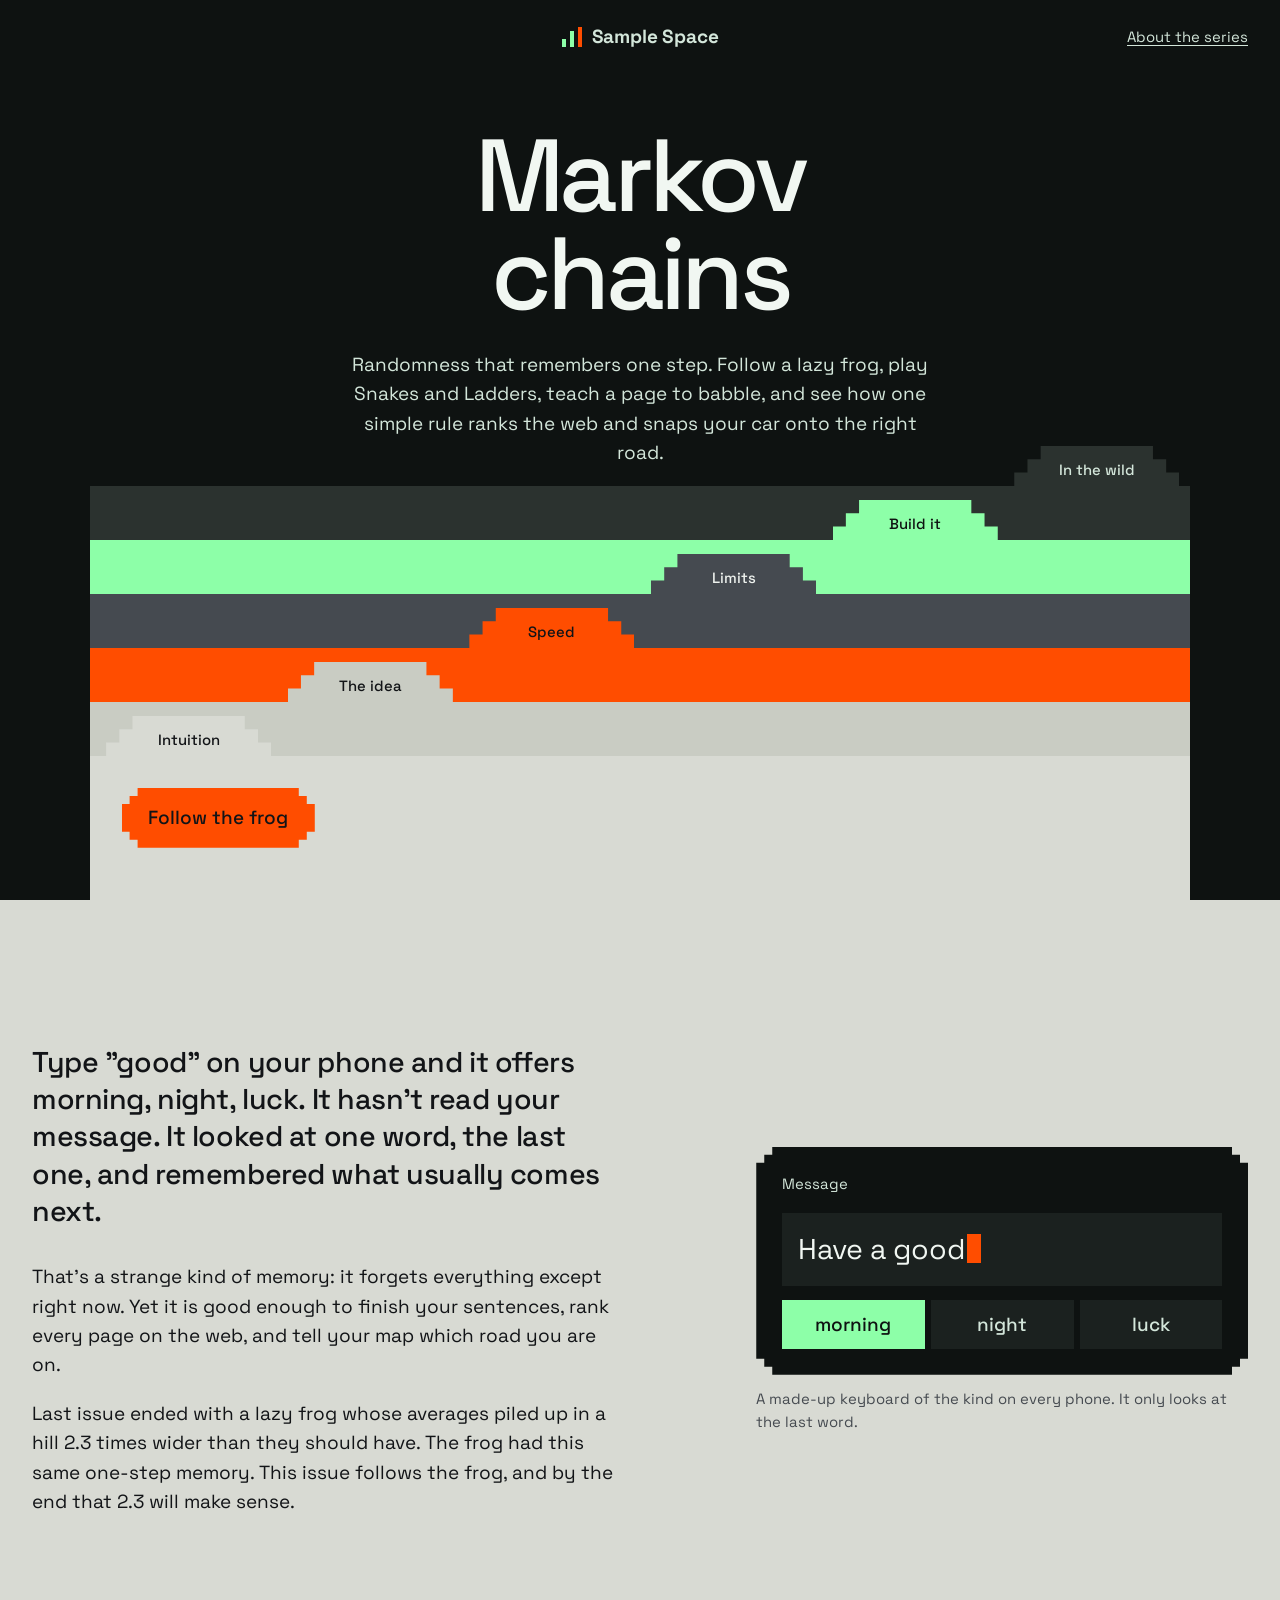
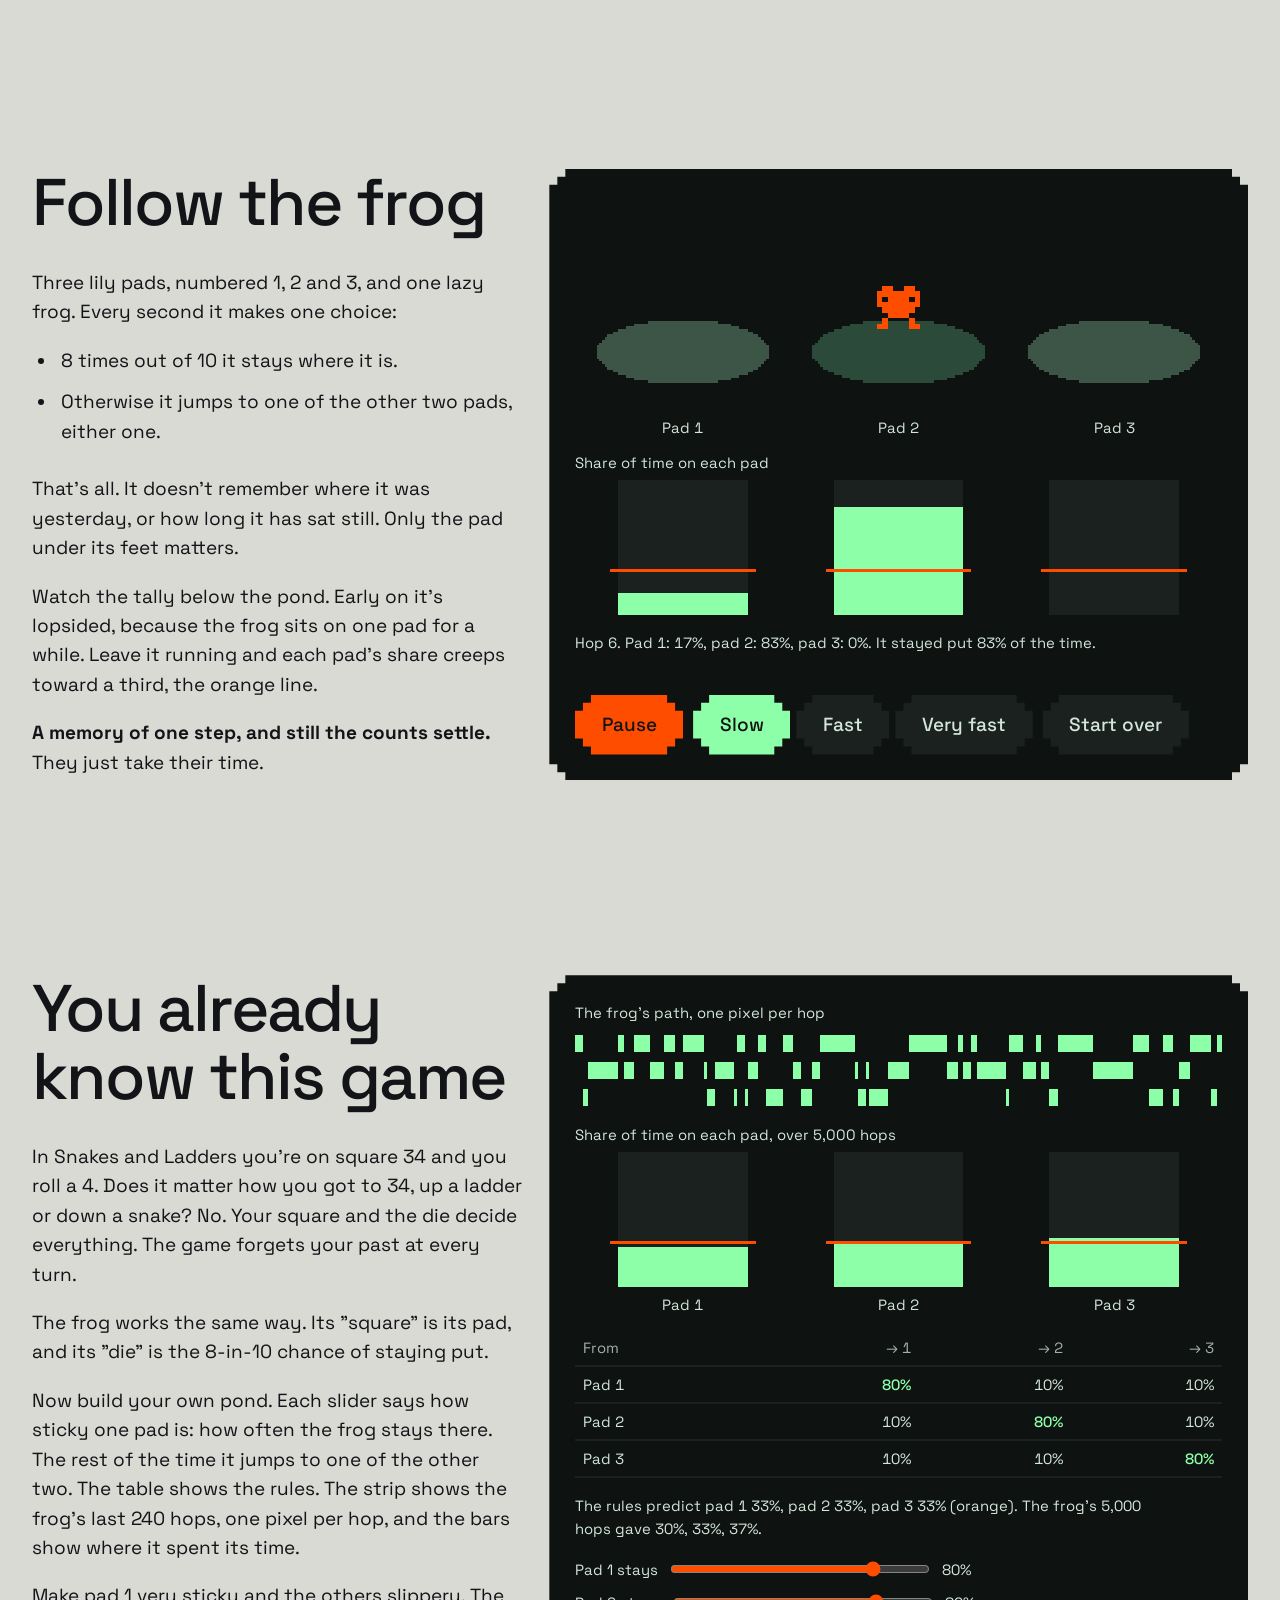
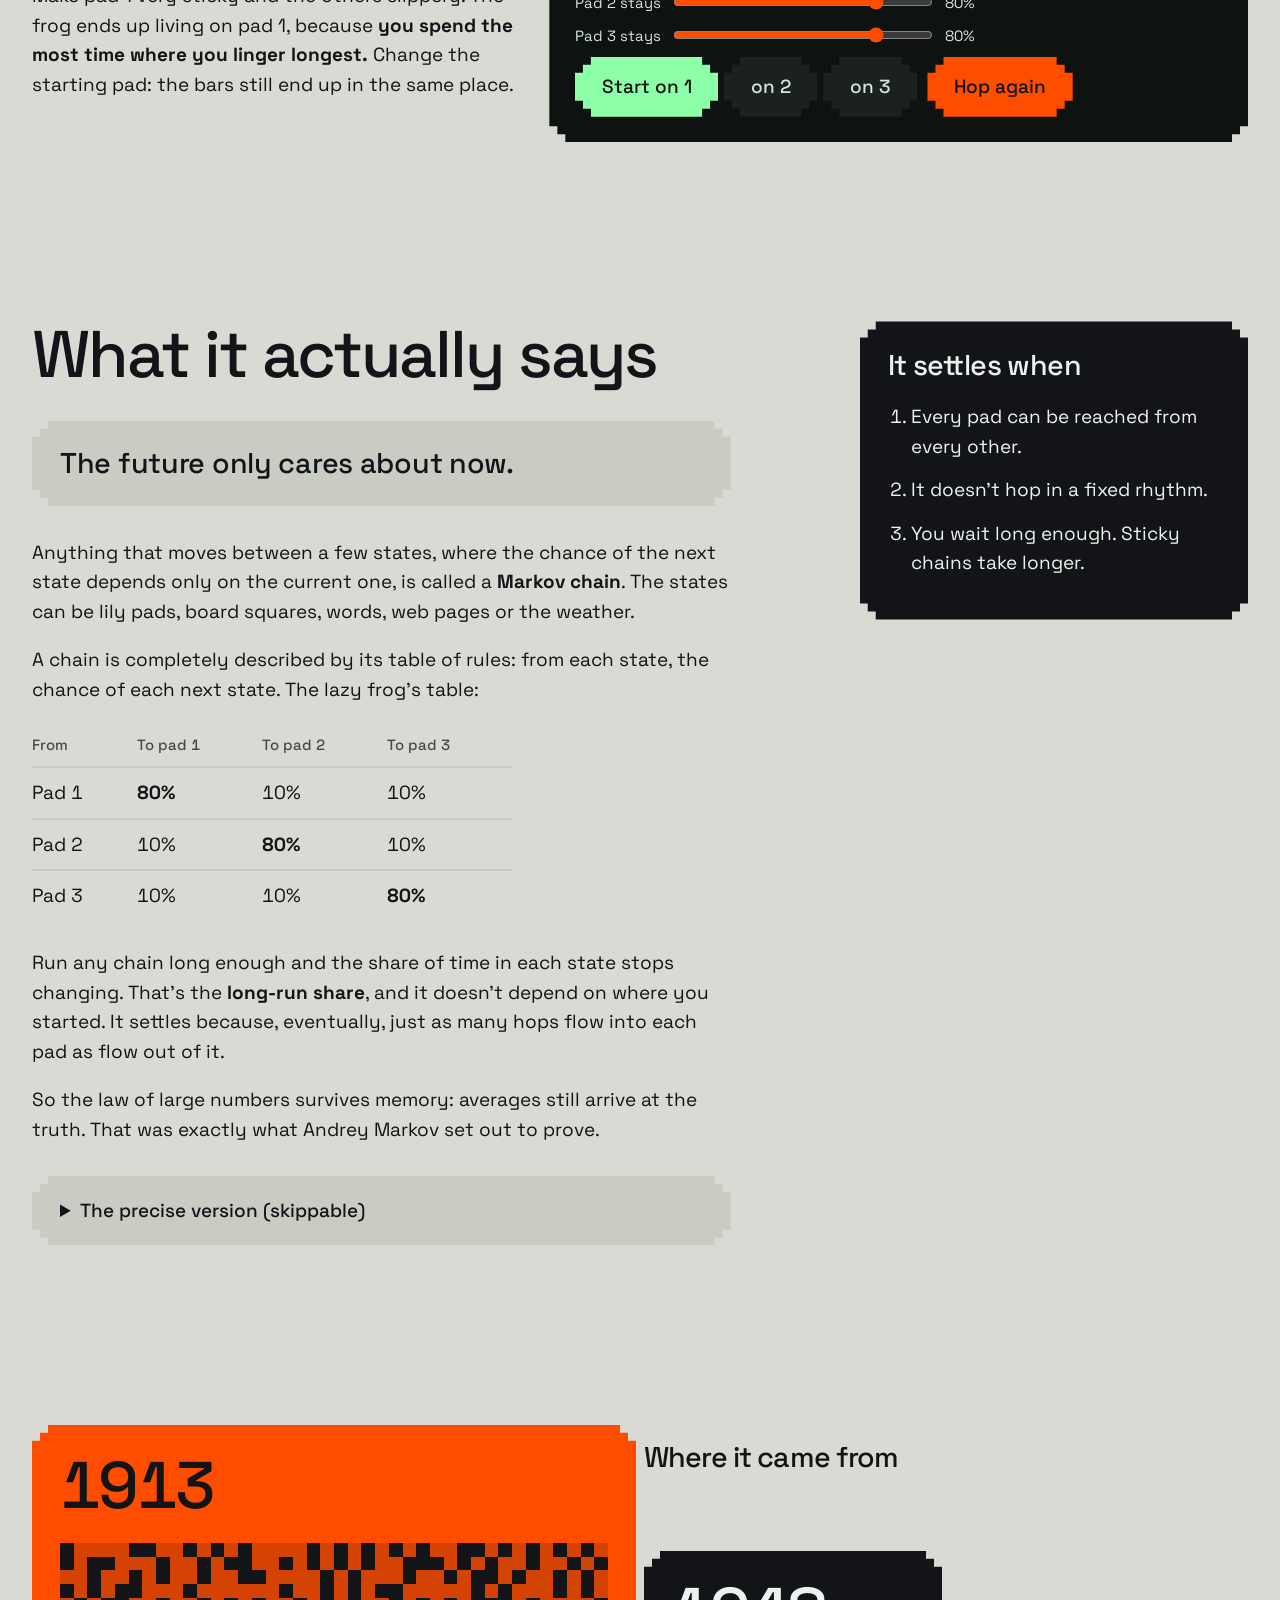
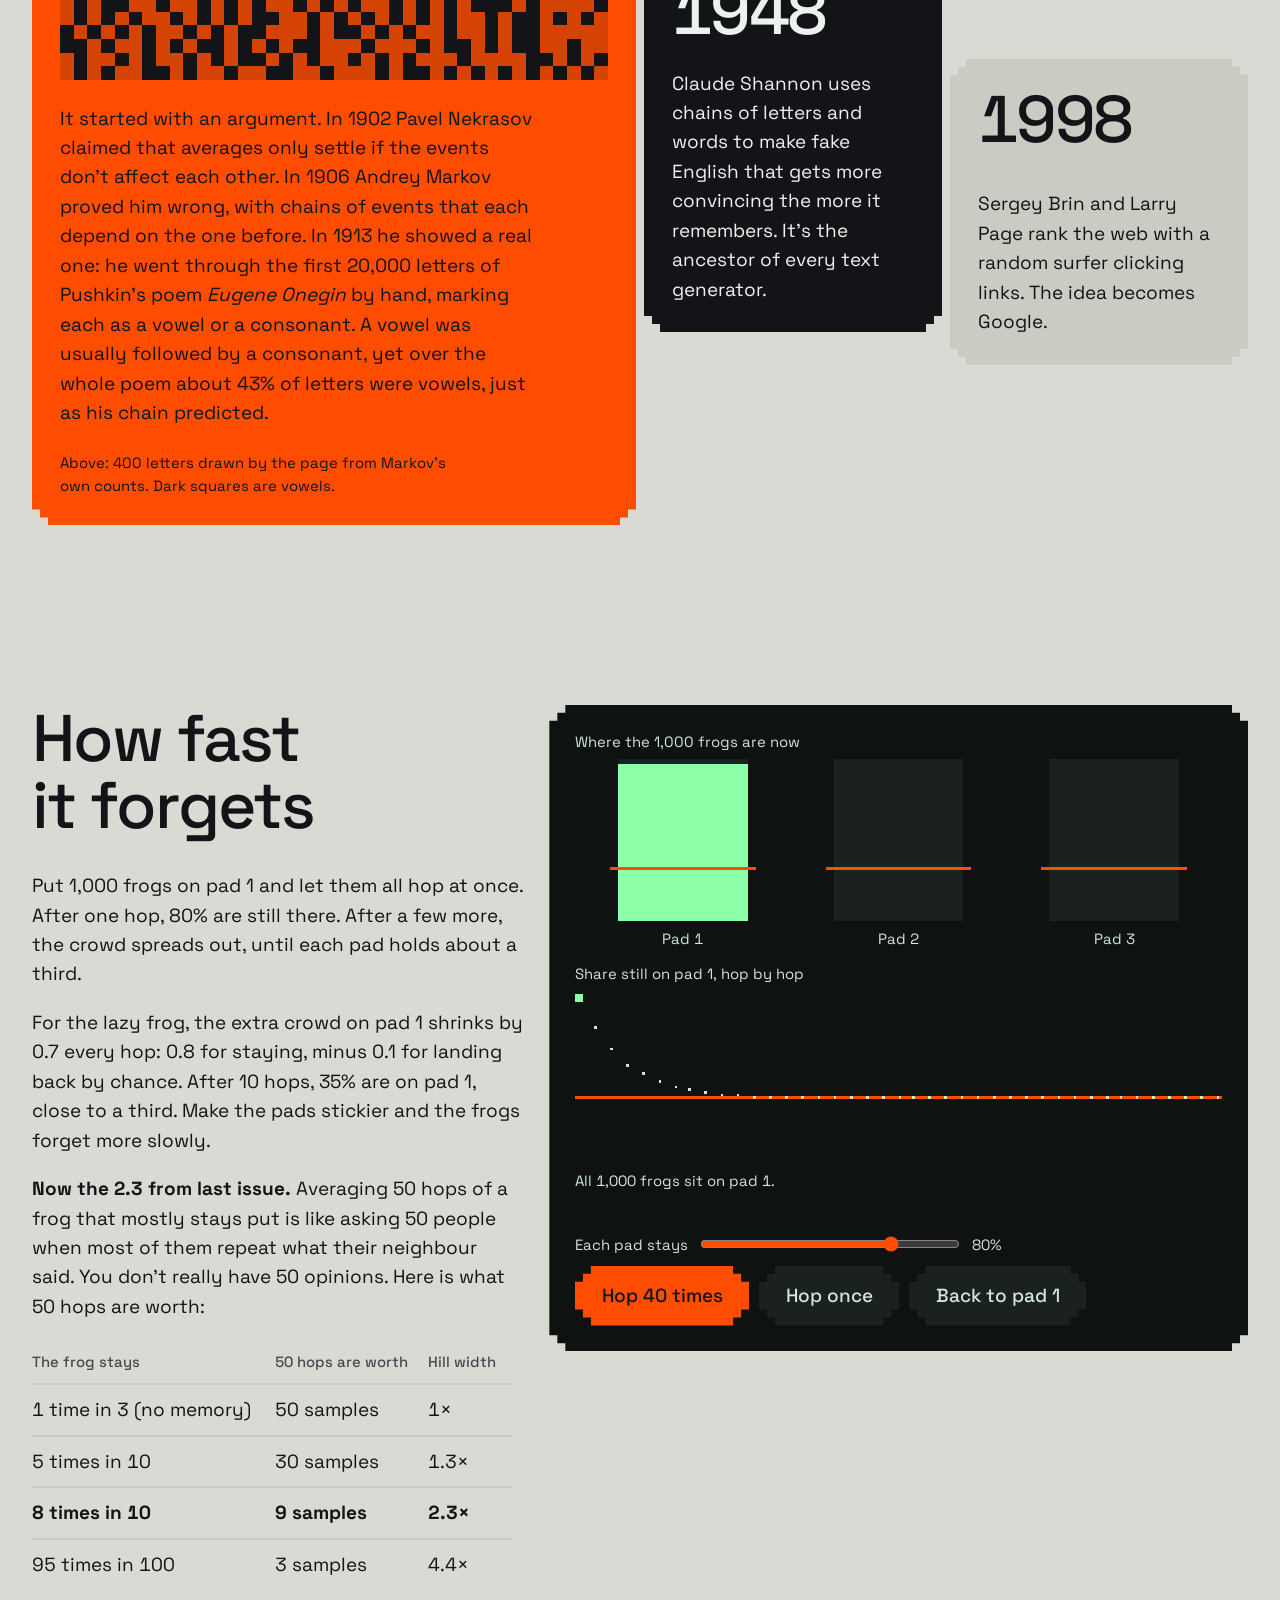
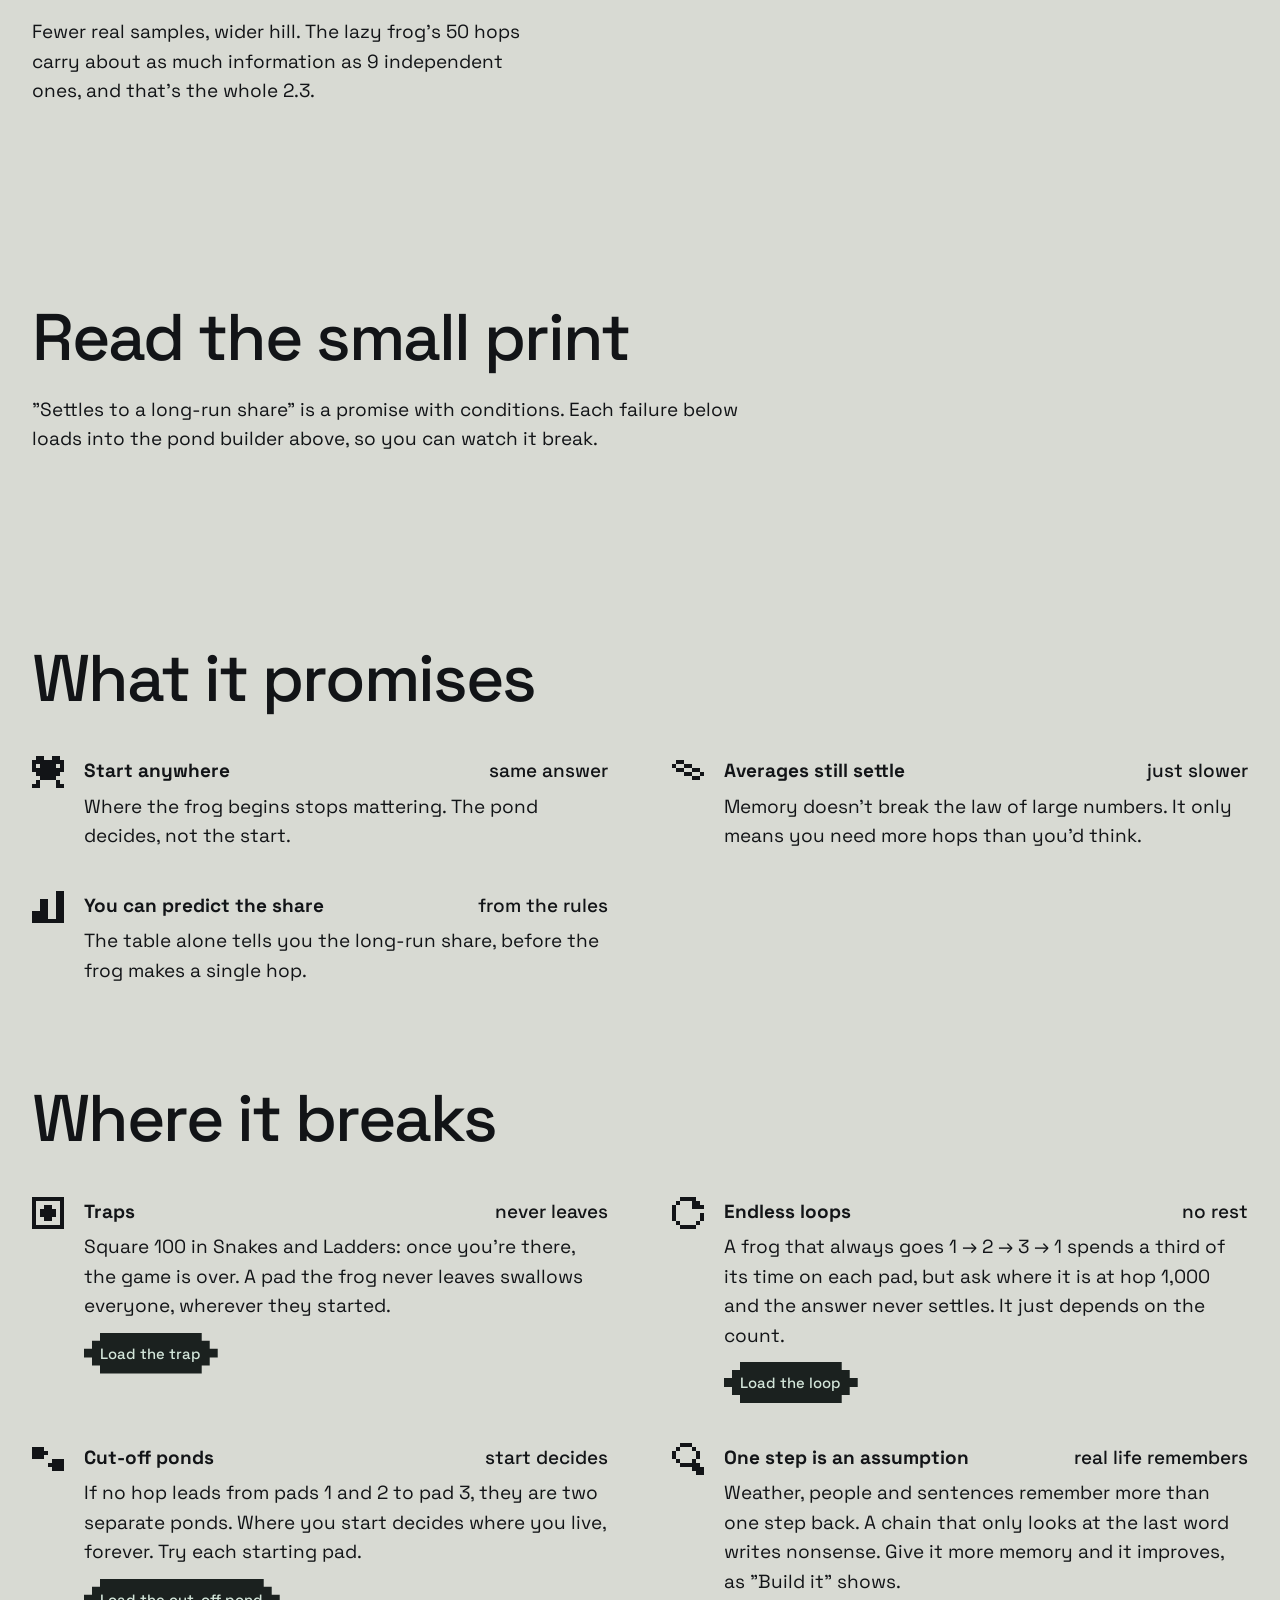
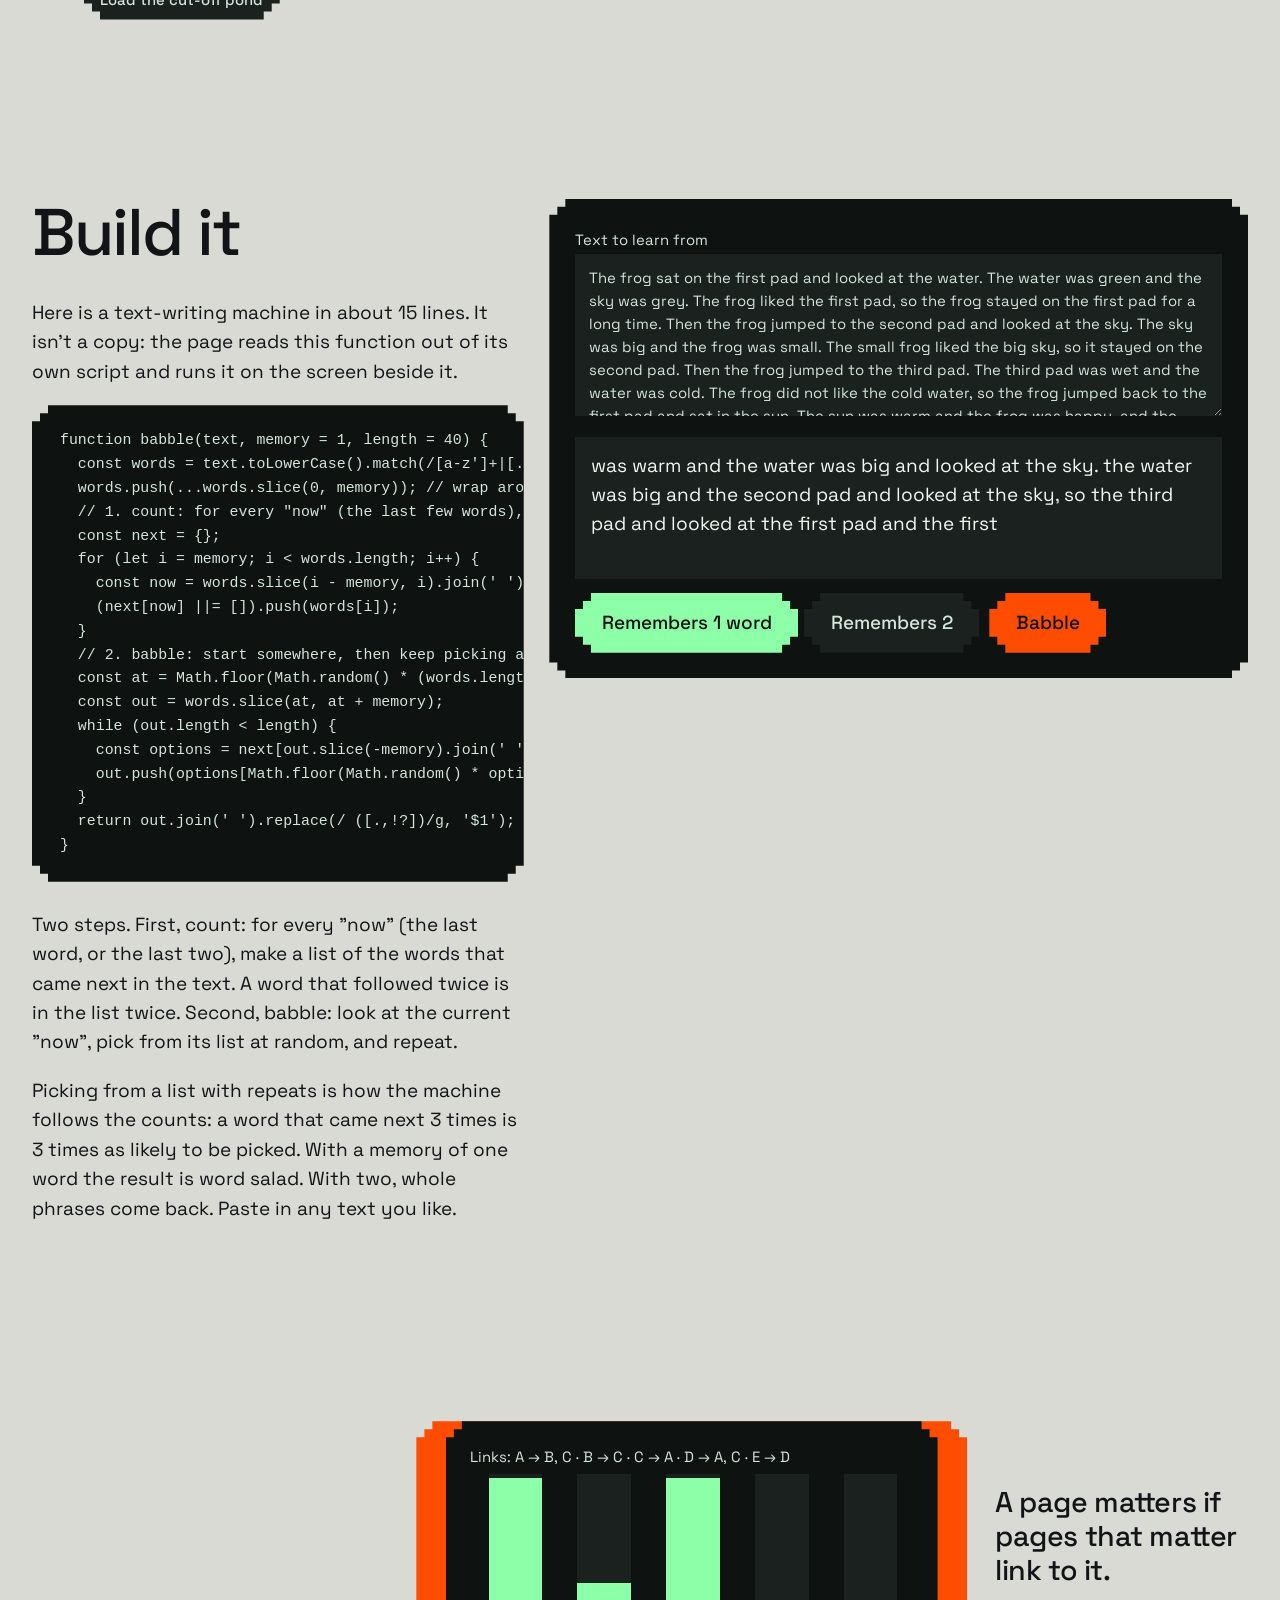
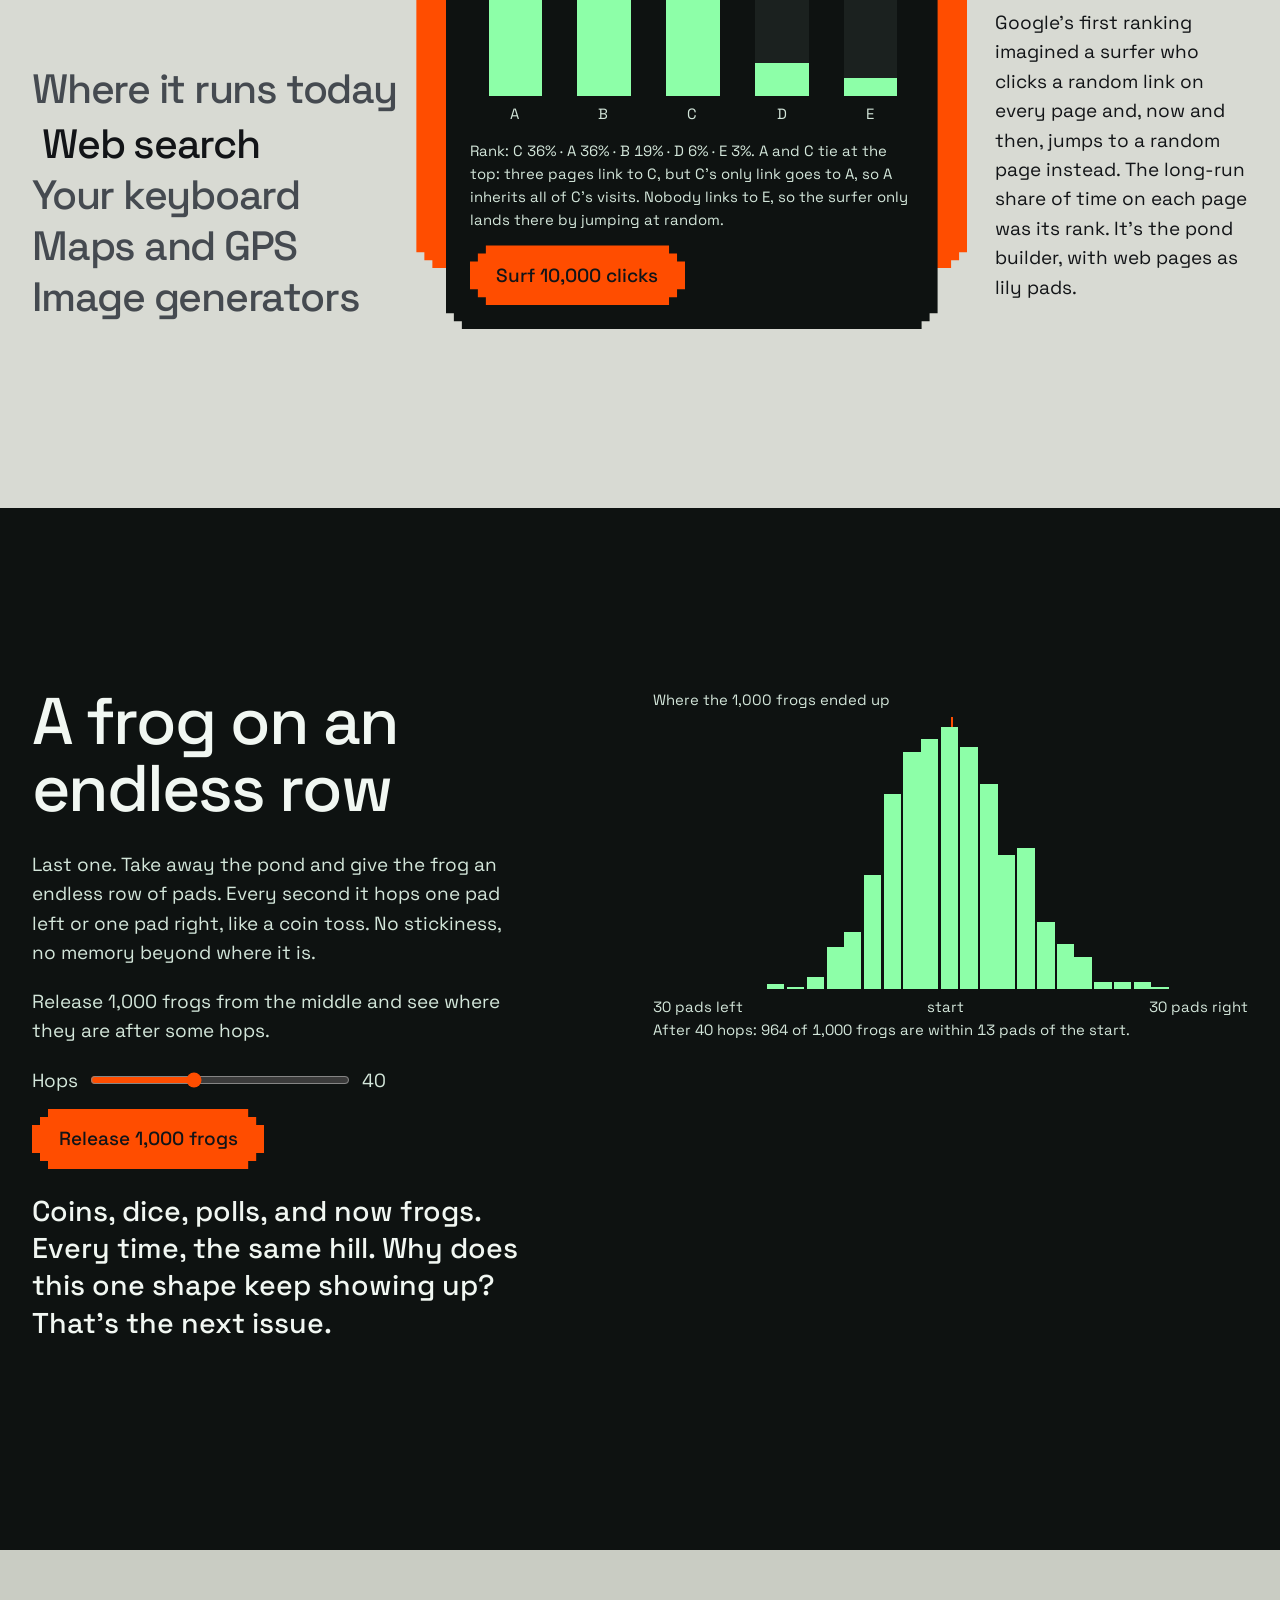
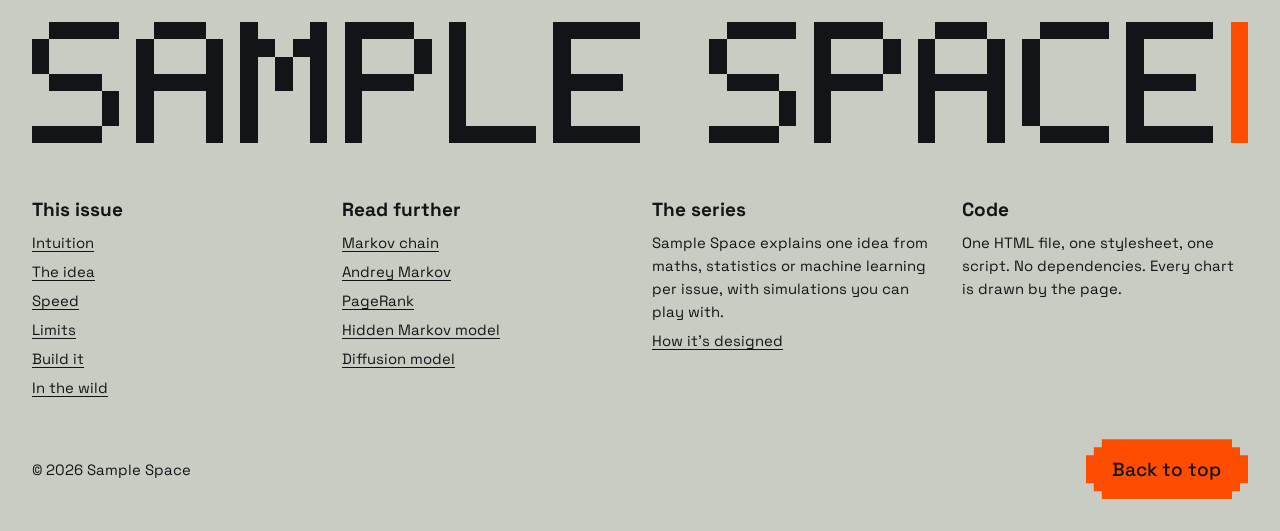
<file: markov-chains/index.html>
<!doctype html>
<html lang="en">
<head>
<meta charset="utf-8">
<meta name="viewport" content="width=device-width, initial-scale=1">
<title>Markov Chains · Sample Space</title>
<meta name="description" content="An interactive guide to Markov chains: randomness with a memory of one step. Follow a lazy frog, play Snakes and Ladders, teach a page to babble, and see how Google ranked the web.">
<link rel="preconnect" href="https://fonts.googleapis.com">
<link rel="preconnect" href="https://fonts.gstatic.com" crossorigin>
<link href="https://fonts.googleapis.com/css2?family=Space+Grotesk:wght@400;500;700&display=swap" rel="stylesheet">
<link rel="stylesheet" href="theme.css">
<script>document.documentElement.classList.add('js')</script>
<style>
  /* ---------- hero: a stack of file folders on the screen ---------- */
  .hero { position: relative; min-height: max(100svh, 780px); background: var(--screen); color: var(--screen-ink); overflow: hidden; }
  .bar { position: relative; display: flex; justify-content: center; align-items: center; padding: 22px var(--m); font-size: var(--step-small); }
  .wordmark { font-weight: 700; letter-spacing: -0.01em; text-decoration: none; display: inline-flex; align-items: center; gap: 10px; font-size: var(--step-body); }
  .bar .right { position: absolute; right: var(--m); }
  .hero-text { text-align: center; padding: clamp(40px, 6vh, 72px) var(--m) 0; }
  .hero h1 { font-size: var(--step-display); line-height: 0.95; letter-spacing: -0.045em; color: #f1f7f2; }
  .hero-sub { font-size: var(--step-body); max-width: 50ch; margin: 28px auto 0; color: var(--screen-ink); }
  .folders { position: absolute; left: 7%; right: 7%; top: max(54%, 450px); bottom: 0; }
  .folder { position: absolute; inset: calc(var(--i) * 54px) 0 0 0; background: var(--c); color: var(--t); }
  .folder .tab { position: absolute; bottom: 100%; left: var(--x); width: clamp(120px, 15%, 200px); height: 40px; background: var(--c); color: var(--t);
    clip-path: var(--px-tab); display: flex; align-items: center; justify-content: center; font-size: var(--step-small); font-weight: 500; text-decoration: none;
    padding-top: 8px; transition: transform 160ms ease; }
  .folder .tab:hover { transform: translateY(-4px); }
  .folder.front { padding: 32px; }

  /* ---------- sections ---------- */
  section { padding-block: var(--gap) 0; }
  .grid { display: grid; grid-template-columns: repeat(12, minmax(0, 1fr)); column-gap: clamp(16px, 2vw, 32px); padding-inline: var(--m); }
  .em { font-weight: 700; }

  /* hook: the phone keyboard, as a screen */
  .hook { padding-block: clamp(96px, 16vh, 180px) clamp(40px, 6vh, 80px); align-items: center; row-gap: 32px; }
  .hook .big { grid-column: 1 / span 6; font-size: var(--step-lead); line-height: 1.3; font-weight: 500; letter-spacing: -0.015em; max-width: 34ch; margin: 0; }
  .hook .more { grid-column: 1 / span 6; margin: 0; }
  .hook-pic { grid-column: 8 / -1; grid-row: 1 / span 2; margin: 0; }
  .phone { padding: clamp(18px, 2vw, 28px); }
  .phone-h { font-size: var(--step-small); margin: 0 0 18px; color: var(--screen-ink); }
  .typed { background: var(--screen-2); padding: 14px 16px; font-size: var(--step-lead); color: #f1f7f2; margin-bottom: 14px; }
  .typed i { display: inline-block; width: 0.5em; height: 1em; vertical-align: -0.12em; background: var(--accent); margin-left: 2px; animation: blink 1s steps(1) infinite; }
  @keyframes blink { 50% { opacity: 0; } }
  .chips { display: grid; grid-template-columns: repeat(3, 1fr); gap: 6px; }
  .chips span { background: var(--screen-2); padding: 10px 6px; text-align: center; font-weight: 500; }
  .chips span:first-child { background: var(--phosphor); color: var(--screen); }
  figcaption { font-size: var(--step-small); color: var(--muted); margin-top: 12px; }

  /* text + sticky screen (frog, pond, crowd, build) */
  .side-text { grid-column: 1 / span 5; }
  .side-text h2 { margin-bottom: 32px; }
  .side-screen { grid-column: 6 / -1; padding: clamp(16px, 2vw, 28px); align-self: start; position: sticky; top: 24px; }
  .side-screen .readout { margin: 16px 0; min-height: 3.2em; }
  .side-screen canvas + canvas { margin-top: 10px; }
  .axis { display: flex; justify-content: space-between; font-size: var(--step-small); color: var(--screen-ink); font-variant-numeric: tabular-nums; margin-top: 6px; }
  .axis.pads { justify-content: space-around; }
  .tag { font-size: var(--step-small); color: var(--screen-ink); margin: 0 0 6px; }
  canvas + .tag, .axis + .tag { margin-top: 12px; }
  table.dilute { border-collapse: collapse; margin: 8px 0 28px; font-variant-numeric: tabular-nums; width: 100%; max-width: 30rem; }
  .dilute th, .dilute td { text-align: left; padding: 10px 12px 10px 0; border-bottom: 2px solid var(--surface); }
  .dilute th { font-weight: 500; color: var(--muted); font-size: var(--step-small); }
  .dilute tr:last-child td { border-bottom: 0; }
  .dilute .hi td { font-weight: 700; }
  .seg { display: flex; flex-wrap: wrap; gap: 6px; }
  .controls + .controls { margin-top: 10px; }

  /* the pond's rules, on the screen */
  table.rules { border-collapse: collapse; width: 100%; font-size: var(--step-small); font-variant-numeric: tabular-nums; margin: 14px 0 4px; }
  .rules th, .rules td { padding: 6px 8px; text-align: right; border-bottom: 2px solid var(--screen-2); font-weight: 400; }
  .rules th:first-child { text-align: left; }
  .rules thead th { color: var(--screen-ink); opacity: 0.75; }
  .rules td.stay { color: var(--phosphor); font-weight: 500; }

  /* the statement */
  .law-text { grid-column: 1 / span 7; }
  .law-text h2 { margin-bottom: 32px; }
  .eq { font-size: var(--step-lead); font-weight: 500; letter-spacing: -0.01em; line-height: 1.3; background: var(--surface); padding: 24px 28px; clip-path: var(--px-cut); max-width: none; margin: 8px 0 32px; }
  .parts { padding-left: 1.3em; margin: 16px 0 28px; max-width: 64ch; }
  .parts li { margin-bottom: 12px; padding-left: 4px; }
  details { background: var(--surface); clip-path: var(--px-cut); padding: 20px 28px; margin-top: 32px; max-width: 64ch; }
  summary { cursor: pointer; font-weight: 500; }
  details[open] summary { margin-bottom: 16px; }
  .law-side { grid-column: 9 / -1; align-self: start; background: var(--ink); color: #eef2ee; clip-path: var(--px-cut); padding: 28px; }
  .law-side h3 { margin-bottom: 20px; }
  .law-side ol { padding-left: 1.2em; margin: 0; }
  .law-side li { margin-bottom: 14px; }

  /* history: stepped tiles */
  .tiles { position: relative; display: grid; grid-template-columns: repeat(12, minmax(0, 1fr)); gap: 8px; padding-inline: var(--m); align-items: start; }
  .tiles h2 { grid-column: 7 / span 6; grid-row: 1; font-size: var(--step-lead); align-self: start; padding-top: 2vh; }
  .tile { position: relative; padding: 28px; display: flex; flex-direction: column; justify-content: space-between; gap: 24px; clip-path: var(--px-cut); overflow: hidden; }
  .tile .fig { font-size: var(--step-head); font-weight: 500; letter-spacing: -0.04em; line-height: 1; }
  .tile p { margin: 0; max-width: 40ch; }
  .t1 { grid-column: 1 / span 6; grid-row: 1 / span 2; min-height: 70vh; background: var(--accent); color: var(--ink); }
  .t1 canvas { width: 100%; height: auto; image-rendering: pixelated; }
  .t1 .note { font-size: var(--step-small); }
  .t2 { grid-column: 7 / span 3; grid-row: 1; min-height: 40vh; margin-top: 14vh; background: var(--ink); color: #eef2ee; }
  .t3 { grid-column: 10 / span 3; grid-row: 1; min-height: 34vh; margin-top: 26vh; background: var(--surface); }

  /* limits: two-column list with sprite bullets */
  .limits .cat { grid-column: 1 / -1; padding-top: 96px; margin-bottom: 40px; }
  .limits .cat:first-of-type { padding-top: 0; }
  .limits .cat h3 { font-size: var(--step-head); letter-spacing: -0.03em; }
  .items { grid-column: 1 / -1; display: grid; grid-template-columns: 1fr 1fr; column-gap: 64px; row-gap: 40px; list-style: none; padding: 0; margin: 0; }
  .items li { display: flex; gap: 20px; }
  .items .row { display: flex; justify-content: space-between; gap: 16px; font-weight: 700; }
  .items .row span { font-weight: 500; font-variant-numeric: tabular-nums; text-align: right; }
  .items p { margin: 6px 0 0; max-width: 46ch; }
  .items .btn { margin-top: 12px; font-size: var(--step-small); padding: 0.6em 1.1em; }
  .limits-intro { grid-column: 1 / span 8; margin-bottom: 72px; }
  .limits-intro h2 { margin-bottom: 24px; }

  /* build it: the code the page runs */
  .code { background: var(--screen); color: var(--screen-ink); clip-path: var(--px-cut); padding: 24px 28px; margin: 8px 0 28px; overflow-x: auto; font-size: var(--step-small); line-height: 1.6; }
  .code code { font-family: inherit; white-space: pre; }
  .screen textarea, .screen input[type="text"] { width: 100%; font: inherit; font-size: var(--step-small); background: var(--screen-2); color: var(--screen-ink); border: 0; padding: 12px 14px; resize: vertical; }
  .babble { background: var(--screen-2); padding: 14px 16px; margin: 12px 0 0; min-height: 7.5em; color: #f1f7f2; max-width: none; }

  /* in the wild: one screen on a big pixel block, swapped from a list */
  .wild { position: relative; }
  .wild-list { grid-column: 1 / span 4; align-self: end; display: flex; flex-direction: column; gap: 4px; padding-bottom: 8px; }
  .wild-list h2, .wild-list button { font-size: clamp(1.75rem, 1.2rem + 1.7vw, 2.75rem); line-height: 1.15; letter-spacing: -0.03em; }
  .wild-list h2 { color: var(--muted); margin-bottom: 4px; }
  .wild-list button { font-family: inherit; font-weight: 500; background: none; border: 0; padding: 0; text-align: left; cursor: pointer; color: var(--muted); transition: color 240ms ease, transform 240ms ease; }
  .wild-list button[aria-pressed="true"] { color: var(--ink); transform: translateX(10px); }
  .wild-list button:hover { color: var(--ink); }
  .stage { grid-column: 5 / span 5; position: relative; padding-top: 48px; }
  .block { position: absolute; inset: 0 -6% 12% -6%; background: var(--blk, var(--accent)); clip-path: var(--px-cut); --p: 16px; transition: background-color 240ms ease; }
  .wild .screen { position: relative; padding: clamp(16px, 2vw, 24px); margin-top: -48px; }
  .panel { display: none; }
  .panel.on { display: block; animation: fade 240ms ease; }
  @keyframes fade { from { opacity: 0; } to { opacity: 1; } }
  .panel .readout { margin: 14px 0; min-height: 3.2em; }
  .panel .chips { margin-top: 10px; }
  #art { max-width: 240px; margin-inline: auto; }
  .panel .chips button { font: inherit; font-weight: 500; border: 0; background: var(--screen-2); color: var(--screen-ink); padding: 10px 6px; cursor: pointer; }
  .panel .chips button:first-child { background: var(--phosphor); color: var(--screen); }
  /* the block overhangs the stage by 6%, which outgrows the column gap on wide screens; pad the text clear of it */
  .wild-fact { grid-column: 10 / -1; align-self: end; padding-bottom: 8px; padding-left: 2.5vw; }
  .wild-fact .big { font-size: var(--step-lead); font-weight: 500; letter-spacing: -0.015em; line-height: 1.2; margin-bottom: 20px; }
  .wild-head { display: none; grid-column: 1 / -1; margin-bottom: 24px; }

  /* premonition */
  .next { background: var(--screen); color: var(--screen-ink); margin-top: var(--gap); padding-block: var(--gap); }
  .next h2 { color: #f1f7f2; grid-column: 1 / span 5; margin-bottom: 28px; }
  .next .lead { grid-column: 1 / span 5; }
  .next .lead p { color: var(--screen-ink); }
  .next .hist { grid-column: 7 / -1; grid-row: 1 / span 3; }
  .next .hist canvas { width: 100%; max-width: 620px; height: auto; image-rendering: pixelated; }
  .next .last { grid-column: 1 / span 5; font-size: var(--step-lead); line-height: 1.3; font-weight: 500; color: #f1f7f2; margin-top: 24px; }

  /* footer: the series mark built from pixels */
  footer { background: var(--surface); padding: 72px var(--m) 32px; }
  .mark { width: 100%; height: auto; shape-rendering: crispEdges; }
  .foot { display: grid; grid-template-columns: repeat(12, minmax(0, 1fr)); column-gap: 24px; margin-top: 56px; font-size: var(--step-small); }
  .foot div { grid-column: span 3; }
  .foot h3 { font-size: var(--step-body); font-weight: 700; margin-bottom: 10px; letter-spacing: 0; }
  .foot ul { list-style: none; padding: 0; margin: 0; display: grid; gap: 6px; }
  .last-row { display: flex; justify-content: space-between; align-items: center; margin-top: 40px; font-size: var(--step-small); }

  @media (max-width: 900px) {
    .hook .big, .hook .more, .hook-pic, .side-text, .side-screen, .law-text, .law-side { grid-column: 1 / -1; grid-row: auto; }
    .side-screen { position: static; margin-top: 32px; }
    .law-side { margin-top: 32px; }
    .tiles { grid-template-columns: 1fr 1fr; gap: 6px; }
    .tiles h2 { grid-column: 1 / -1; grid-row: 1; padding: 0 0 20px; }
    .t1 { grid-column: 1 / -1; grid-row: 2; min-height: 0; }
    .t2, .t3 { grid-column: span 1; grid-row: 3; min-height: 0; margin-top: 0; padding: 18px; }
    .items { grid-template-columns: 1fr; }
    .limits-intro { grid-column: 1 / -1; }
    .wild-list, .stage, .wild-fact { grid-column: 1 / -1; }
    .stage { order: -1; margin-bottom: 32px; padding-top: 32px; }
    .block { inset: 0 0 12% 0; }
    .wild-head { display: block; order: -2; }
    .wild-list { flex-direction: row; flex-wrap: wrap; gap: 6px 22px; }
    .wild-list h2 { display: none; }
    .wild-list button { white-space: nowrap; font-size: 1.5rem; }
    .wild-list button[aria-pressed="true"] { transform: none; }
    .wild-fact { margin-top: 24px; padding-left: 0; }
    .next h2, .next .lead, .next .hist, .next .last { grid-column: 1 / -1; grid-row: auto; }
    .next .hist { margin: 24px 0; }
    .foot div { grid-column: span 6; margin-bottom: 24px; }
  }
  @media (max-width: 560px) {
    .hero h1 { font-size: 12vw; }
    .bar .right { display: none; }
    .folders { left: 0; right: 0; top: max(50%, 420px); }
    .folder { inset: calc(var(--i) * 46px) 0 0 0; }
    .folder .tab { height: 32px; width: 31%; }
    .folder:nth-child(3n+1) .tab { left: 67%; } .folder:nth-child(3n+2) .tab { left: 34.5%; } .folder:nth-child(3n) .tab { left: 2%; }
    .folder.front { padding: 24px var(--m); }
    .folder.front .btn { width: 100%; justify-content: center; }
    .hook .big { font-size: 1.5rem; }
    .t2, .t3 { grid-column: 1 / -1; grid-row: auto; }
  }
</style>
</head>
<body>

<header class="hero">
  <nav class="bar" aria-label="Site">
    <a class="wordmark" href="#top" id="top"><svg class="sprite" width="20" height="20" viewBox="0 0 5 5" aria-hidden="true"><rect x="0" y="3" width="1" height="2" fill="#8dffa8"/><rect x="2" y="1" width="1" height="4" fill="#8dffa8"/><rect x="4" y="0" width="1" height="5" fill="#ff4d00"/></svg>Sample Space</a>
    <a class="right" href="#series">About the series</a>
  </nav>
  <div class="hero-text">
    <h1>Markov<br>chains</h1>
    <p class="hero-sub">Randomness that remembers one step. Follow a lazy frog, play Snakes and Ladders, teach a page to babble, and see how one simple rule ranks the web and snaps your car onto the right road.</p>
  </div>
  <div class="folders">
    <div class="folder" style="--i:0; --c:#2b322f; --t:var(--screen-ink); --x:84%"><a class="tab" href="#wild">In the wild</a></div>
    <div class="folder" style="--i:1; --c:var(--phosphor); --t:var(--screen); --x:67.5%"><a class="tab" href="#build">Build it</a></div>
    <div class="folder" style="--i:2; --c:var(--muted); --t:#eef2ee; --x:51%"><a class="tab" href="#limits">Limits</a></div>
    <div class="folder" style="--i:3; --c:var(--accent); --t:var(--ink); --x:34.5%"><a class="tab" href="#speed">Speed</a></div>
    <div class="folder" style="--i:4; --c:var(--surface); --t:var(--ink); --x:18%"><a class="tab" href="#law">The idea</a></div>
    <div class="folder front" style="--i:5; --c:var(--bg); --t:var(--ink); --x:1.5%"><a class="tab" href="#frog">Intuition</a>
      <a class="btn" href="#frog">Follow the frog</a>
    </div>
  </div>
</header>

<main>
  <section class="hook grid" aria-label="The puzzle">
    <p class="big rise">Type "good" on your phone and it offers morning, night, luck. It hasn't read your message. It looked at one word, the last one, and remembered what usually comes next.</p>
    <div class="more rise">
      <p>That's a strange kind of memory: it forgets everything except right now. Yet it is good enough to finish your sentences, rank every page on the web, and tell your map which road you are on.</p>
      <p>Last issue ended with a lazy frog whose averages piled up in a hill 2.3 times wider than they should have. The frog had this same one-step memory. This issue follows the frog, and by the end that 2.3 will make sense.</p>
    </div>
    <figure class="hook-pic rise">
      <div class="screen phone" role="img" aria-label="A phone keyboard: after typing good, it suggests morning, night and luck">
        <p class="phone-h">Message</p>
        <div class="typed">Have a good<i></i></div>
        <div class="chips"><span>morning</span><span>night</span><span>luck</span></div>
      </div>
      <figcaption>A made-up keyboard of the kind on every phone. It only looks at the last word.</figcaption>
    </figure>
  </section>

  <section id="frog" class="grid">
    <div class="side-text">
      <h2 class="rise">Follow the frog</h2>
      <p class="rise">Three lily pads, numbered 1, 2 and 3, and one lazy frog. Every second it makes one choice:</p>
      <ul class="parts rise">
        <li>8 times out of 10 it stays where it is.</li>
        <li>Otherwise it jumps to one of the other two pads, either one.</li>
      </ul>
      <p class="rise">That's all. It doesn't remember where it was yesterday, or how long it has sat still. Only the pad under its feet matters.</p>
      <p class="rise">Watch the tally below the pond. Early on it's lopsided, because the frog sits on one pad for a while. Leave it running and each pad's share creeps toward a third, the orange line.</p>
      <p class="rise"><span class="em">A memory of one step, and still the counts settle.</span> They just take their time.</p>
    </div>
    <div class="side-screen screen rise" aria-label="The lazy frog">
      <canvas id="pond" width="240" height="80" role="img" aria-label="Three lily pads with a frog on one of them"></canvas>
      <div class="axis pads" aria-hidden="true"><span>Pad 1</span><span>Pad 2</span><span>Pad 3</span></div>
      <p class="tag">Share of time on each pad</p>
      <canvas id="tally" width="240" height="50" role="img" aria-label="Bars for the share of time on each pad, with a line at one third"></canvas>
      <p class="readout" id="frog-out" aria-live="off"></p>
      <div class="controls">
        <button class="btn" id="frog-play">Pause</button>
        <div class="seg" role="group" aria-label="Speed">
          <button class="btn quiet" data-speed="2" aria-pressed="true">Slow</button>
          <button class="btn quiet" data-speed="40" aria-pressed="false">Fast</button>
          <button class="btn quiet" data-speed="800" aria-pressed="false">Very fast</button>
        </div>
        <button class="btn quiet" id="frog-reset">Start over</button>
      </div>
    </div>
  </section>

  <section id="toy" class="grid">
    <div class="side-text">
      <h2 class="rise">You already know this game</h2>
      <p class="rise">In Snakes and Ladders you're on square 34 and you roll a 4. Does it matter how you got to 34, up a ladder or down a snake? No. Your square and the die decide everything. The game forgets your past at every turn.</p>
      <p class="rise">The frog works the same way. Its "square" is its pad, and its "die" is the 8-in-10 chance of staying put.</p>
      <p class="rise">Now build your own pond. Each slider says how sticky one pad is: how often the frog stays there. The rest of the time it jumps to one of the other two. The table shows the rules. The strip shows the frog's last 240 hops, one pixel per hop, and the bars show where it spent its time.</p>
      <p class="rise">Make pad 1 very sticky and the others slippery. The frog ends up living on pad 1, because <span class="em">you spend the most time where you linger longest.</span> Change the starting pad: the bars still end up in the same place.</p>
    </div>
    <div class="side-screen screen rise" aria-label="Pond builder">
      <p class="tag">The frog's path, one pixel per hop</p>
      <canvas id="strip" width="240" height="30" role="img" aria-label="The last 240 hops, one row per pad"></canvas>
      <p class="tag">Share of time on each pad, over 5,000 hops</p>
      <canvas id="share" width="240" height="50" role="img" aria-label="Bars for the share of time on each pad, with orange marks for the long-run share"></canvas>
      <div class="axis pads" aria-hidden="true"><span>Pad 1</span><span>Pad 2</span><span>Pad 3</span></div>
      <table class="rules" aria-label="The rules: chance of each next pad"><thead><tr><th scope="col">From</th><th scope="col">→ 1</th><th scope="col">→ 2</th><th scope="col">→ 3</th></tr></thead><tbody id="rules"></tbody></table>
      <p class="readout" id="pond-out" aria-live="polite"></p>
      <div class="controls">
        <label>Pad 1 stays <input type="range" id="s1" min="0" max="1" step="0.05" value="0.8"> <output id="s1v" class="num">80%</output></label>
        <label>Pad 2 stays <input type="range" id="s2" min="0" max="1" step="0.05" value="0.8"> <output id="s2v" class="num">80%</output></label>
        <label>Pad 3 stays <input type="range" id="s3" min="0" max="1" step="0.05" value="0.8"> <output id="s3v" class="num">80%</output></label>
      </div>
      <div class="controls">
        <div class="seg" role="group" aria-label="Starting pad">
          <button class="btn quiet" data-start="0" aria-pressed="true">Start on 1</button>
          <button class="btn quiet" data-start="1" aria-pressed="false">on 2</button>
          <button class="btn quiet" data-start="2" aria-pressed="false">on 3</button>
        </div>
        <button class="btn" id="pond-go">Hop again</button>
      </div>
    </div>
  </section>

  <section id="law" class="grid">
    <div class="law-text">
      <h2 class="rise">What it actually says</h2>
      <p class="eq rise">The future only cares about now.</p>
      <p class="rise">Anything that moves between a few states, where the chance of the next state depends only on the current one, is called a <span class="em">Markov chain</span>. The states can be lily pads, board squares, words, web pages or the weather.</p>
      <p class="rise">A chain is completely described by its table of rules: from each state, the chance of each next state. The lazy frog's table:</p>
      <table class="dilute rise">
        <thead><tr><th scope="col">From</th><th scope="col">To pad 1</th><th scope="col">To pad 2</th><th scope="col">To pad 3</th></tr></thead>
        <tbody>
          <tr><td>Pad 1</td><td class="em">80%</td><td>10%</td><td>10%</td></tr>
          <tr><td>Pad 2</td><td>10%</td><td class="em">80%</td><td>10%</td></tr>
          <tr><td>Pad 3</td><td>10%</td><td>10%</td><td class="em">80%</td></tr>
        </tbody>
      </table>
      <p class="rise">Run any chain long enough and the share of time in each state stops changing. That's the <span class="em">long-run share</span>, and it doesn't depend on where you started. It settles because, eventually, just as many hops flow into each pad as flow out of it.</p>
      <p class="rise">So the law of large numbers survives memory: averages still arrive at the truth. That was exactly what Andrey Markov set out to prove.</p>
      <details class="rise">
        <summary>The precise version (skippable)</summary>
        <p>Write the rules as a table P, where P(i → j) is the chance of hopping from state i to state j. If π lists the long-run share of each state, then one more hop changes nothing:</p>
        <p class="num">π(j) = Σᵢ π(i) · P(i → j) &nbsp;for every j, &nbsp;or in short &nbsp;πP = π</p>
        <p>If every state can reach every other and the chain doesn't cycle in a fixed rhythm, there is exactly one such π, the chain's share of time converges to it from any start, and averages along the chain converge to averages under π. For the pond with the sliders, the answer is simple: pad i's share is proportional to 1 ÷ (1 − its stickiness), the average length of one visit.</p>
      </details>
    </div>
    <aside class="law-side rise" aria-label="When it settles">
      <h3>It settles when</h3>
      <ol>
        <li>Every pad can be reached from every other.</li>
        <li>It doesn't hop in a fixed rhythm.</li>
        <li>You wait long enough. Sticky chains take longer.</li>
      </ol>
    </aside>
  </section>

  <section id="history" class="tiles" aria-labelledby="history-h">
    <h2 id="history-h" class="rise">Where it came from</h2>
    <div class="tile t1 rise">
      <span class="fig num">1913</span>
      <canvas id="onegin" width="80" height="20" role="img" aria-label="400 squares, dark for vowels and light for consonants, drawn with Markov's counts"></canvas>
      <p>It started with an argument. In 1902 Pavel Nekrasov claimed that averages only settle if the events don't affect each other. In 1906 Andrey Markov proved him wrong, with chains of events that each depend on the one before. In 1913 he showed a real one: he went through the first 20,000 letters of Pushkin's poem <i>Eugene Onegin</i> by hand, marking each as a vowel or a consonant. A vowel was usually followed by a consonant, yet over the whole poem about 43% of letters were vowels, just as his chain predicted.</p>
      <p class="note">Above: 400 letters drawn by the page from Markov's own counts. Dark squares are vowels.</p>
    </div>
    <div class="tile t2 rise">
      <span class="fig num">1948</span>
      <p>Claude Shannon uses chains of letters and words to make fake English that gets more convincing the more it remembers. It's the ancestor of every text generator.</p>
    </div>
    <div class="tile t3 rise">
      <span class="fig num">1998</span>
      <p>Sergey Brin and Larry Page rank the web with a random surfer clicking links. The idea becomes Google.</p>
    </div>
  </section>

  <section id="speed" class="grid">
    <div class="side-text">
      <h2 class="rise">How fast it forgets</h2>
      <p class="rise">Put 1,000 frogs on pad 1 and let them all hop at once. After one hop, 80% are still there. After a few more, the crowd spreads out, until each pad holds about a third.</p>
      <p class="rise">For the lazy frog, the extra crowd on pad 1 shrinks by 0.7 every hop: 0.8 for staying, minus 0.1 for landing back by chance. After 10 hops, 35% are on pad 1, close to a third. Make the pads stickier and the frogs forget more slowly.</p>
      <p class="rise"><span class="em">Now the 2.3 from last issue.</span> Averaging 50 hops of a frog that mostly stays put is like asking 50 people when most of them repeat what their neighbour said. You don't really have 50 opinions. Here is what 50 hops are worth:</p>
      <table class="dilute rise">
        <thead><tr><th scope="col">The frog stays</th><th scope="col">50 hops are worth</th><th scope="col">Hill width</th></tr></thead>
        <tbody>
          <tr><td>1 time in 3 (no memory)</td><td>50 samples</td><td>1×</td></tr>
          <tr><td>5 times in 10</td><td>30 samples</td><td>1.3×</td></tr>
          <tr class="hi"><td>8 times in 10</td><td>9 samples</td><td>2.3×</td></tr>
          <tr><td>95 times in 100</td><td>3 samples</td><td>4.4×</td></tr>
        </tbody>
      </table>
      <p class="rise">Fewer real samples, wider hill. The lazy frog's 50 hops carry about as much information as 9 independent ones, and that's the whole 2.3.</p>
    </div>
    <div class="side-screen screen rise" aria-label="1,000 frogs">
      <p class="tag">Where the 1,000 frogs are now</p>
      <canvas id="crowd" width="240" height="60" role="img" aria-label="How many frogs sit on each pad, with a line at one third"></canvas>
      <div class="axis pads" aria-hidden="true"><span>Pad 1</span><span>Pad 2</span><span>Pad 3</span></div>
      <p class="tag">Share still on pad 1, hop by hop</p>
      <canvas id="trace" width="240" height="60" role="img" aria-label="The share of frogs on pad 1 falling toward one third, hop by hop"></canvas>
      <p class="readout" id="crowd-out" aria-live="polite"></p>
      <div class="controls">
        <label>Each pad stays <input type="range" id="crowd-s" min="0.35" max="0.95" step="0.05" value="0.8"> <output id="crowd-sv" class="num">80%</output></label>
      </div>
      <div class="controls">
        <button class="btn" id="crowd-run">Hop 40 times</button>
        <button class="btn quiet" id="crowd-1">Hop once</button>
        <button class="btn quiet" id="crowd-reset">Back to pad 1</button>
      </div>
    </div>
  </section>

  <section id="limits" class="grid limits">
    <div class="limits-intro">
      <h2 class="rise">Read the small print</h2>
      <p class="rise">"Settles to a long-run share" is a promise with conditions. Each failure below loads into the pond builder above, so you can watch it break.</p>
    </div>
    <div class="cat rise"><h3>What it promises</h3></div>
    <ul class="items">
      <li class="rise"><svg class="sprite" data-sprite="frog" width="32" height="32" aria-hidden="true"></svg><div><div class="row">Start anywhere<span>same answer</span></div><p>Where the frog begins stops mattering. The pond decides, not the start.</p></div></li>
      <li class="rise"><svg class="sprite" data-sprite="chain" width="32" height="32" aria-hidden="true"></svg><div><div class="row">Averages still settle<span>just slower</span></div><p>Memory doesn't break the law of large numbers. It only means you need more hops than you'd think.</p></div></li>
      <li class="rise"><svg class="sprite" data-sprite="bars" width="32" height="32" aria-hidden="true"></svg><div><div class="row">You can predict the share<span>from the rules</span></div><p>The table alone tells you the long-run share, before the frog makes a single hop.</p></div></li>
    </ul>
    <div class="cat rise"><h3>Where it breaks</h3></div>
    <ul class="items">
      <li class="rise"><svg class="sprite" data-sprite="trap" width="32" height="32" aria-hidden="true"></svg><div><div class="row">Traps<span>never leaves</span></div><p>Square 100 in Snakes and Ladders: once you're there, the game is over. A pad the frog never leaves swallows everyone, wherever they started.</p><button class="btn quiet" data-preset="trap">Load the trap</button></div></li>
      <li class="rise"><svg class="sprite" data-sprite="loop" width="32" height="32" aria-hidden="true"></svg><div><div class="row">Endless loops<span>no rest</span></div><p>A frog that always goes 1 → 2 → 3 → 1 spends a third of its time on each pad, but ask where it is at hop 1,000 and the answer never settles. It just depends on the count.</p><button class="btn quiet" data-preset="loop">Load the loop</button></div></li>
      <li class="rise"><svg class="sprite" data-sprite="split" width="32" height="32" aria-hidden="true"></svg><div><div class="row">Cut-off ponds<span>start decides</span></div><p>If no hop leads from pads 1 and 2 to pad 3, they are two separate ponds. Where you start decides where you live, forever. Try each starting pad.</p><button class="btn quiet" data-preset="cut">Load the cut-off pond</button></div></li>
      <li class="rise"><svg class="sprite" data-sprite="lens" width="32" height="32" aria-hidden="true"></svg><div><div class="row">One step is an assumption<span>real life remembers</span></div><p>Weather, people and sentences remember more than one step back. A chain that only looks at the last word writes nonsense. Give it more memory and it improves, as "Build it" shows.</p></div></li>
    </ul>
  </section>

  <section id="build" class="grid">
    <div class="side-text">
      <h2 class="rise">Build it</h2>
      <p class="rise">Here is a text-writing machine in about 15 lines. It isn't a copy: the page reads this function out of its own script and runs it on the screen beside it.</p>
      <pre class="code rise"><code id="code"></code></pre>
      <p class="rise">Two steps. First, count: for every "now" (the last word, or the last two), make a list of the words that came next in the text. A word that followed twice is in the list twice. Second, babble: look at the current "now", pick from its list at random, and repeat.</p>
      <p class="rise">Picking from a list with repeats is how the machine follows the counts: a word that came next 3 times is 3 times as likely to be picked. With a memory of one word the result is word salad. With two, whole phrases come back. Paste in any text you like.</p>
    </div>
    <div class="side-screen screen rise" aria-label="Babble machine">
      <label class="tag" for="corpus">Text to learn from</label>
      <textarea id="corpus" rows="6"></textarea>
      <p class="babble" id="babble" aria-live="polite"></p>
      <div class="controls" style="margin-top: 14px">
        <div class="seg" role="group" aria-label="Memory">
          <button class="btn quiet" data-mem="1" aria-pressed="true">Remembers 1 word</button>
          <button class="btn quiet" data-mem="2" aria-pressed="false">Remembers 2</button>
        </div>
        <button class="btn" id="babble-go">Babble</button>
      </div>
    </div>
  </section>

  <section id="wild" class="grid wild" aria-labelledby="wild-h">
    <h2 class="wild-head">Where it runs today</h2>
    <div class="wild-list" role="group" aria-label="Real-world uses">
      <h2 id="wild-h">Where it runs today</h2>
      <button data-k="web" aria-pressed="true">Web search</button>
      <button data-k="keys" aria-pressed="false">Your keyboard</button>
      <button data-k="gps" aria-pressed="false">Maps and GPS</button>
      <button data-k="art" aria-pressed="false">Image generators</button>
    </div>
    <div class="stage">
      <div class="block" aria-hidden="true"></div>
      <div class="screen">
        <div class="panel on" data-k="web">
          <p class="tag">Links: A → B, C · B → C · C → A · D → A, C · E → D</p>
          <canvas id="web" width="240" height="120" role="img" aria-label="How often a random surfer visits each of five pages"></canvas>
          <div class="axis pads" aria-hidden="true"><span>A</span><span>B</span><span>C</span><span>D</span><span>E</span></div>
          <p class="readout" id="web-out" aria-live="polite"></p>
          <div class="controls"><button class="btn" id="web-go">Surf 10,000 clicks</button></div>
        </div>
        <div class="panel" data-k="keys">
          <label class="tag" for="kb">Type, then tap a suggestion. It learned from the text in "Build it".</label>
          <input type="text" id="kb" autocomplete="off" spellcheck="false">
          <div class="chips" id="kb-chips"></div>
          <p class="readout" id="kb-out" aria-live="polite"></p>
        </div>
        <div class="panel" data-k="gps">
          <canvas id="gps" width="240" height="120" role="img" aria-label="Noisy GPS dots between a main road and a side road, with the road a chain picks"></canvas>
          <p class="readout" id="gps-out" aria-live="polite"></p>
          <div class="controls"><button class="btn" id="gps-go">Drive again</button></div>
        </div>
        <div class="panel" data-k="art">
          <canvas id="art" width="48" height="48" role="img" aria-label="A picture of a frog dissolving into static as noise is added step by step"></canvas>
          <p class="readout" id="art-out" aria-live="polite"></p>
          <div class="controls"><label>Noise step <input type="range" id="art-t" min="0" max="30" step="1" value="0"> <output id="art-tv" class="num">0</output></label></div>
        </div>
      </div>
    </div>
    <div class="wild-fact" aria-live="polite">
      <p class="big" id="fact-big"></p>
      <p id="fact-text"></p>
    </div>
  </section>

  <section class="next grid" aria-labelledby="next-h">
    <h2 id="next-h">A frog on an endless row</h2>
    <div class="lead">
      <p>Last one. Take away the pond and give the frog an endless row of pads. Every second it hops one pad left or one pad right, like a coin toss. No stickiness, no memory beyond where it is.</p>
      <p>Release 1,000 frogs from the middle and see where they are after some hops.</p>
      <label class="controls" style="margin: 20px 0 14px">Hops <input type="range" id="walk-n" min="1" max="100" step="1" value="40"> <output id="walk-nv" class="num">40</output></label>
      <button class="btn" id="walk-go">Release 1,000 frogs</button>
    </div>
    <div class="hist">
      <p class="tag">Where the 1,000 frogs ended up</p>
      <canvas id="walk" width="240" height="110" role="img" aria-label="A histogram of where the frogs ended up: a hill centred on the starting pad"></canvas>
      <div class="axis" aria-hidden="true"><span>30 pads left</span><span>start</span><span>30 pads right</span></div>
      <p class="readout" id="walk-out" aria-live="polite"></p>
    </div>
    <p class="last">Coins, dice, polls, and now frogs. Every time, the same hill. Why does this one shape keep showing up? That's the next issue.</p>
  </section>
</main>

<footer id="series">
  <svg class="mark" id="mark" role="img" aria-label="Sample Space"></svg>
  <div class="foot">
    <div><h3>This issue</h3><ul><li><a href="#frog">Intuition</a></li><li><a href="#law">The idea</a></li><li><a href="#speed">Speed</a></li><li><a href="#limits">Limits</a></li><li><a href="#build">Build it</a></li><li><a href="#wild">In the wild</a></li></ul></div>
    <div><h3>Read further</h3><ul><li><a href="https://en.wikipedia.org/wiki/Markov_chain">Markov chain</a></li><li><a href="https://en.wikipedia.org/wiki/Andrey_Markov">Andrey Markov</a></li><li><a href="https://en.wikipedia.org/wiki/PageRank">PageRank</a></li><li><a href="https://en.wikipedia.org/wiki/Hidden_Markov_model">Hidden Markov model</a></li><li><a href="https://en.wikipedia.org/wiki/Diffusion_model">Diffusion model</a></li></ul></div>
    <div><h3>The series</h3><ul><li>Sample Space explains one idea from maths, statistics or machine learning per issue, with simulations you can play with.</li><li><a href="docs/THEME.md">How it's designed</a></li></ul></div>
    <div><h3>Code</h3><ul><li>One HTML file, one stylesheet, one script. No dependencies. Every chart is drawn by the page.</li></ul></div>
  </div>
  <div class="last-row"><span>© 2026 Sample Space</span><a class="btn" href="#top">Back to top</a></div>
</footer>

<script src="demos.js"></script>
</body>
</html>
</file>
<file: theme.css>
/* Sample Space — series theme. One pixel is one sample. See docs/THEME.md. */
:root {
  --bg: #d8dad3;
  --surface: #c9ccc3;
  --ink: #121417;
  --muted: #454a50;
  --accent: #ff4d00;
  --accent-ink: #121417;
  --screen: #0e1211;
  --screen-2: #1b211f;
  --phosphor: #8dffa8;
  --screen-ink: #d3e6da;

  --step-small: clamp(0.875rem, 0.85rem + 0.1vw, 0.9375rem);
  --step-body: clamp(1.0625rem, 1rem + 0.25vw, 1.1875rem);
  --step-lead: clamp(1.375rem, 1.15rem + 0.8vw, 2rem);
  --step-head: clamp(2.25rem, 1.4rem + 3.4vw, 4.25rem);
  --step-display: clamp(3rem, 8vw, 8.5rem);

  --m: clamp(16px, 2.5vw, 32px);
  --gap: clamp(120px, 14vw, 200px);
  --p: 8px; /* one pixel of the motif */

  /* stepped "pixel" corners: two steps of --p on every corner */
  --px-cut: polygon(
    0 calc(var(--p) * 2), var(--p) calc(var(--p) * 2), var(--p) var(--p), calc(var(--p) * 2) var(--p), calc(var(--p) * 2) 0,
    calc(100% - var(--p) * 2) 0, calc(100% - var(--p) * 2) var(--p), calc(100% - var(--p)) var(--p), calc(100% - var(--p)) calc(var(--p) * 2), 100% calc(var(--p) * 2),
    100% calc(100% - var(--p) * 2), calc(100% - var(--p)) calc(100% - var(--p) * 2), calc(100% - var(--p)) calc(100% - var(--p)), calc(100% - var(--p) * 2) calc(100% - var(--p)), calc(100% - var(--p) * 2) 100%,
    calc(var(--p) * 2) 100%, calc(var(--p) * 2) calc(100% - var(--p)), var(--p) calc(100% - var(--p)), var(--p) calc(100% - var(--p) * 2), 0 calc(100% - var(--p) * 2));
  /* folder tab: rises in three pixel steps on each side */
  --px-tab: polygon(0 100%, 0 66%, 8% 66%, 8% 33%, 16% 33%, 16% 0, 84% 0, 84% 33%, 92% 33%, 92% 66%, 100% 66%, 100% 100%);
  /* top corners only, for buttons and folders */
  --px-top: polygon(0 100%, 0 calc(var(--p) * 2), var(--p) calc(var(--p) * 2), var(--p) var(--p), calc(var(--p) * 2) var(--p), calc(var(--p) * 2) 0,
    calc(100% - var(--p) * 2) 0, calc(100% - var(--p) * 2) var(--p), calc(100% - var(--p)) var(--p), calc(100% - var(--p)) calc(var(--p) * 2), 100% calc(var(--p) * 2), 100% 100%);
}

*, *::before, *::after { box-sizing: border-box; }
html { -webkit-text-size-adjust: 100%; scroll-behavior: smooth; }
body {
  margin: 0;
  background: var(--bg);
  color: var(--ink);
  font-family: "Space Grotesk", system-ui, sans-serif;
  font-size: var(--step-body);
  line-height: 1.55;
  -webkit-font-smoothing: antialiased;
}
img, svg, canvas { display: block; max-width: 100%; }
h1, h2, h3 { font-weight: 500; letter-spacing: -0.03em; line-height: 1.02; margin: 0; text-wrap: balance; }
h2 { font-size: var(--step-head); }
h3 { font-size: var(--step-lead); letter-spacing: -0.02em; line-height: 1.15; }
p { margin: 0 0 1em; max-width: 60ch; }
a { color: inherit; text-underline-offset: 0.18em; }
:focus-visible { outline: 3px solid var(--accent); outline-offset: 3px; }
::selection { background: var(--accent); color: var(--accent-ink); }
.num { font-variant-numeric: tabular-nums; }
.wrap { padding-inline: var(--m); }

/* the one button: a flat signal-orange block with pixel corners */
.btn {
  display: inline-flex; align-items: center; gap: 0.5em;
  font: inherit; font-weight: 500; font-size: var(--step-body);
  color: var(--accent-ink); background: var(--accent);
  border: 0; padding: 0.8em 1.4em; cursor: pointer; text-decoration: none;
  clip-path: var(--px-cut);
  transition: transform 160ms ease, background-color 160ms ease;
}
.btn:hover { background: #ff6a29; }
.btn:active { transform: translateY(2px); }
.btn.quiet { background: var(--screen-2); color: var(--screen-ink); }
.btn.quiet:hover { background: #2a322f; }
.btn.quiet[aria-pressed="true"] { background: var(--phosphor); color: var(--screen); }

/* screens: every demo lives on one */
.screen { background: var(--screen); color: var(--screen-ink); clip-path: var(--px-cut); }
.screen canvas { width: 100%; height: auto; image-rendering: pixelated; }
.readout { font-variant-numeric: tabular-nums; color: var(--screen-ink); font-size: var(--step-small); }
.controls { display: flex; flex-wrap: wrap; gap: 10px; align-items: center; }
.controls label { display: flex; align-items: center; gap: 10px; font-size: var(--step-small); }
input[type="range"] { accent-color: var(--accent); width: min(260px, 60vw); }

/* pixel sprites */
.sprite { shape-rendering: crispEdges; flex: none; }

/* entrances: content is visible unless the script opts in */
.js .rise { opacity: 0; transform: translateY(24px); transition: opacity 600ms ease, transform 600ms cubic-bezier(.2,.7,.2,1); }
.js .rise.in { opacity: 1; transform: none; }
@media (prefers-reduced-motion: reduce) {
  html { scroll-behavior: auto; }
  .js .rise { opacity: 1; transform: none; transition: none; }
  * { transition-duration: 0ms !important; animation: none !important; }
}
</file>
<file: central-limit-theorem/theme.css>
/* Sample Space — series theme. One pixel is one sample. See docs/THEME.md. */
:root {
  --bg: #d8dad3;
  --surface: #c9ccc3;
  --ink: #121417;
  --muted: #454a50;
  --accent: #ff4d00;
  --accent-ink: #121417;
  --screen: #0e1211;
  --screen-2: #1b211f;
  --phosphor: #8dffa8;
  --screen-ink: #d3e6da;

  --step-small: clamp(0.875rem, 0.85rem + 0.1vw, 0.9375rem);
  --step-body: clamp(1.0625rem, 1rem + 0.25vw, 1.1875rem);
  --step-lead: clamp(1.375rem, 1.15rem + 0.8vw, 2rem);
  --step-head: clamp(2.25rem, 1.4rem + 3.4vw, 4.25rem);
  --step-display: clamp(3rem, 8vw, 8.5rem);

  --m: clamp(16px, 2.5vw, 32px);
  --gap: clamp(120px, 14vw, 200px);
  --p: 8px; /* one pixel of the motif */

  /* stepped "pixel" corners: two steps of --p on every corner */
  --px-cut: polygon(
    0 calc(var(--p) * 2), var(--p) calc(var(--p) * 2), var(--p) var(--p), calc(var(--p) * 2) var(--p), calc(var(--p) * 2) 0,
    calc(100% - var(--p) * 2) 0, calc(100% - var(--p) * 2) var(--p), calc(100% - var(--p)) var(--p), calc(100% - var(--p)) calc(var(--p) * 2), 100% calc(var(--p) * 2),
    100% calc(100% - var(--p) * 2), calc(100% - var(--p)) calc(100% - var(--p) * 2), calc(100% - var(--p)) calc(100% - var(--p)), calc(100% - var(--p) * 2) calc(100% - var(--p)), calc(100% - var(--p) * 2) 100%,
    calc(var(--p) * 2) 100%, calc(var(--p) * 2) calc(100% - var(--p)), var(--p) calc(100% - var(--p)), var(--p) calc(100% - var(--p) * 2), 0 calc(100% - var(--p) * 2));
  /* folder tab: rises in three pixel steps on each side */
  --px-tab: polygon(0 100%, 0 66%, 8% 66%, 8% 33%, 16% 33%, 16% 0, 84% 0, 84% 33%, 92% 33%, 92% 66%, 100% 66%, 100% 100%);
  /* top corners only, for buttons and folders */
  --px-top: polygon(0 100%, 0 calc(var(--p) * 2), var(--p) calc(var(--p) * 2), var(--p) var(--p), calc(var(--p) * 2) var(--p), calc(var(--p) * 2) 0,
    calc(100% - var(--p) * 2) 0, calc(100% - var(--p) * 2) var(--p), calc(100% - var(--p)) var(--p), calc(100% - var(--p)) calc(var(--p) * 2), 100% calc(var(--p) * 2), 100% 100%);
}

*, *::before, *::after { box-sizing: border-box; }
html { -webkit-text-size-adjust: 100%; scroll-behavior: smooth; }
body {
  margin: 0;
  background: var(--bg);
  color: var(--ink);
  font-family: "Space Grotesk", system-ui, sans-serif;
  font-size: var(--step-body);
  line-height: 1.55;
  -webkit-font-smoothing: antialiased;
}
img, svg, canvas { display: block; max-width: 100%; }
h1, h2, h3 { font-weight: 500; letter-spacing: -0.03em; line-height: 1.02; margin: 0; text-wrap: balance; }
h2 { font-size: var(--step-head); }
h3 { font-size: var(--step-lead); letter-spacing: -0.02em; line-height: 1.15; }
p { margin: 0 0 1em; max-width: 60ch; }
a { color: inherit; text-underline-offset: 0.18em; }
:focus-visible { outline: 3px solid var(--accent); outline-offset: 3px; }
::selection { background: var(--accent); color: var(--accent-ink); }
.num { font-variant-numeric: tabular-nums; }
.wrap { padding-inline: var(--m); }

/* the one button: a flat signal-orange block with pixel corners */
.btn {
  display: inline-flex; align-items: center; gap: 0.5em;
  font: inherit; font-weight: 500; font-size: var(--step-body);
  color: var(--accent-ink); background: var(--accent);
  border: 0; padding: 0.8em 1.4em; cursor: pointer; text-decoration: none;
  clip-path: var(--px-cut);
  transition: transform 160ms ease, background-color 160ms ease;
}
.btn:hover { background: #ff6a29; }
.btn:active { transform: translateY(2px); }
.btn.quiet { background: var(--screen-2); color: var(--screen-ink); }
.btn.quiet:hover { background: #2a322f; }
.btn.quiet[aria-pressed="true"] { background: var(--phosphor); color: var(--screen); }

/* screens: every demo lives on one */
.screen { background: var(--screen); color: var(--screen-ink); clip-path: var(--px-cut); }
.screen canvas { width: 100%; height: auto; image-rendering: pixelated; }
.readout { font-variant-numeric: tabular-nums; color: var(--screen-ink); font-size: var(--step-small); }
.controls { display: flex; flex-wrap: wrap; gap: 10px; align-items: center; }
.controls label { display: flex; align-items: center; gap: 10px; font-size: var(--step-small); }
input[type="range"] { accent-color: var(--accent); width: min(260px, 60vw); }

/* pixel sprites */
.sprite { shape-rendering: crispEdges; flex: none; }

/* entrances: content is visible unless the script opts in */
.js .rise { opacity: 0; transform: translateY(24px); transition: opacity 600ms ease, transform 600ms cubic-bezier(.2,.7,.2,1); }
.js .rise.in { opacity: 1; transform: none; }
@media (prefers-reduced-motion: reduce) {
  html { scroll-behavior: auto; }
  .js .rise { opacity: 1; transform: none; transition: none; }
  * { transition-duration: 0ms !important; animation: none !important; }
}
</file>
<file: law-of-large-numbers/theme.css>
/* Sample Space — series theme. One pixel is one sample. See docs/THEME.md. */
:root {
  --bg: #d8dad3;
  --surface: #c9ccc3;
  --ink: #121417;
  --muted: #454a50;
  --accent: #ff4d00;
  --accent-ink: #121417;
  --screen: #0e1211;
  --screen-2: #1b211f;
  --phosphor: #8dffa8;
  --screen-ink: #d3e6da;

  --step-small: clamp(0.875rem, 0.85rem + 0.1vw, 0.9375rem);
  --step-body: clamp(1.0625rem, 1rem + 0.25vw, 1.1875rem);
  --step-lead: clamp(1.375rem, 1.15rem + 0.8vw, 2rem);
  --step-head: clamp(2.25rem, 1.4rem + 3.4vw, 4.25rem);
  --step-display: clamp(3rem, 8vw, 8.5rem);

  --m: clamp(16px, 2.5vw, 32px);
  --gap: clamp(120px, 14vw, 200px);
  --p: 8px; /* one pixel of the motif */

  /* stepped "pixel" corners: two steps of --p on every corner */
  --px-cut: polygon(
    0 calc(var(--p) * 2), var(--p) calc(var(--p) * 2), var(--p) var(--p), calc(var(--p) * 2) var(--p), calc(var(--p) * 2) 0,
    calc(100% - var(--p) * 2) 0, calc(100% - var(--p) * 2) var(--p), calc(100% - var(--p)) var(--p), calc(100% - var(--p)) calc(var(--p) * 2), 100% calc(var(--p) * 2),
    100% calc(100% - var(--p) * 2), calc(100% - var(--p)) calc(100% - var(--p) * 2), calc(100% - var(--p)) calc(100% - var(--p)), calc(100% - var(--p) * 2) calc(100% - var(--p)), calc(100% - var(--p) * 2) 100%,
    calc(var(--p) * 2) 100%, calc(var(--p) * 2) calc(100% - var(--p)), var(--p) calc(100% - var(--p)), var(--p) calc(100% - var(--p) * 2), 0 calc(100% - var(--p) * 2));
  /* folder tab: rises in three pixel steps on each side */
  --px-tab: polygon(0 100%, 0 66%, 8% 66%, 8% 33%, 16% 33%, 16% 0, 84% 0, 84% 33%, 92% 33%, 92% 66%, 100% 66%, 100% 100%);
  /* top corners only, for buttons and folders */
  --px-top: polygon(0 100%, 0 calc(var(--p) * 2), var(--p) calc(var(--p) * 2), var(--p) var(--p), calc(var(--p) * 2) var(--p), calc(var(--p) * 2) 0,
    calc(100% - var(--p) * 2) 0, calc(100% - var(--p) * 2) var(--p), calc(100% - var(--p)) var(--p), calc(100% - var(--p)) calc(var(--p) * 2), 100% calc(var(--p) * 2), 100% 100%);
}

*, *::before, *::after { box-sizing: border-box; }
html { -webkit-text-size-adjust: 100%; scroll-behavior: smooth; }
body {
  margin: 0;
  background: var(--bg);
  color: var(--ink);
  font-family: "Space Grotesk", system-ui, sans-serif;
  font-size: var(--step-body);
  line-height: 1.55;
  -webkit-font-smoothing: antialiased;
}
img, svg, canvas { display: block; max-width: 100%; }
h1, h2, h3 { font-weight: 500; letter-spacing: -0.03em; line-height: 1.02; margin: 0; text-wrap: balance; }
h2 { font-size: var(--step-head); }
h3 { font-size: var(--step-lead); letter-spacing: -0.02em; line-height: 1.15; }
p { margin: 0 0 1em; max-width: 60ch; }
a { color: inherit; text-underline-offset: 0.18em; }
:focus-visible { outline: 3px solid var(--accent); outline-offset: 3px; }
::selection { background: var(--accent); color: var(--accent-ink); }
.num { font-variant-numeric: tabular-nums; }
.wrap { padding-inline: var(--m); }

/* the one button: a flat signal-orange block with pixel corners */
.btn {
  display: inline-flex; align-items: center; gap: 0.5em;
  font: inherit; font-weight: 500; font-size: var(--step-body);
  color: var(--accent-ink); background: var(--accent);
  border: 0; padding: 0.8em 1.4em; cursor: pointer; text-decoration: none;
  clip-path: var(--px-cut);
  transition: transform 160ms ease, background-color 160ms ease;
}
.btn:hover { background: #ff6a29; }
.btn:active { transform: translateY(2px); }
.btn.quiet { background: var(--screen-2); color: var(--screen-ink); }
.btn.quiet:hover { background: #2a322f; }
.btn.quiet[aria-pressed="true"] { background: var(--phosphor); color: var(--screen); }

/* screens: every demo lives on one */
.screen { background: var(--screen); color: var(--screen-ink); clip-path: var(--px-cut); }
.screen canvas { width: 100%; height: auto; image-rendering: pixelated; }
.readout { font-variant-numeric: tabular-nums; color: var(--screen-ink); font-size: var(--step-small); }
.controls { display: flex; flex-wrap: wrap; gap: 10px; align-items: center; }
.controls label { display: flex; align-items: center; gap: 10px; font-size: var(--step-small); }
input[type="range"] { accent-color: var(--accent); width: min(260px, 60vw); }

/* pixel sprites */
.sprite { shape-rendering: crispEdges; flex: none; }

/* entrances: content is visible unless the script opts in */
.js .rise { opacity: 0; transform: translateY(24px); transition: opacity 600ms ease, transform 600ms cubic-bezier(.2,.7,.2,1); }
.js .rise.in { opacity: 1; transform: none; }
@media (prefers-reduced-motion: reduce) {
  html { scroll-behavior: auto; }
  .js .rise { opacity: 1; transform: none; transition: none; }
  * { transition-duration: 0ms !important; animation: none !important; }
}
</file>
<file: markov-chains/theme.css>
/* Sample Space — series theme. One pixel is one sample. See docs/THEME.md. */
:root {
  --bg: #d8dad3;
  --surface: #c9ccc3;
  --ink: #121417;
  --muted: #454a50;
  --accent: #ff4d00;
  --accent-ink: #121417;
  --screen: #0e1211;
  --screen-2: #1b211f;
  --phosphor: #8dffa8;
  --screen-ink: #d3e6da;

  --step-small: clamp(0.875rem, 0.85rem + 0.1vw, 0.9375rem);
  --step-body: clamp(1.0625rem, 1rem + 0.25vw, 1.1875rem);
  --step-lead: clamp(1.375rem, 1.15rem + 0.8vw, 2rem);
  --step-head: clamp(2.25rem, 1.4rem + 3.4vw, 4.25rem);
  --step-display: clamp(3rem, 8vw, 8.5rem);

  --m: clamp(16px, 2.5vw, 32px);
  --gap: clamp(120px, 14vw, 200px);
  --p: 8px; /* one pixel of the motif */

  /* stepped "pixel" corners: two steps of --p on every corner */
  --px-cut: polygon(
    0 calc(var(--p) * 2), var(--p) calc(var(--p) * 2), var(--p) var(--p), calc(var(--p) * 2) var(--p), calc(var(--p) * 2) 0,
    calc(100% - var(--p) * 2) 0, calc(100% - var(--p) * 2) var(--p), calc(100% - var(--p)) var(--p), calc(100% - var(--p)) calc(var(--p) * 2), 100% calc(var(--p) * 2),
    100% calc(100% - var(--p) * 2), calc(100% - var(--p)) calc(100% - var(--p) * 2), calc(100% - var(--p)) calc(100% - var(--p)), calc(100% - var(--p) * 2) calc(100% - var(--p)), calc(100% - var(--p) * 2) 100%,
    calc(var(--p) * 2) 100%, calc(var(--p) * 2) calc(100% - var(--p)), var(--p) calc(100% - var(--p)), var(--p) calc(100% - var(--p) * 2), 0 calc(100% - var(--p) * 2));
  /* folder tab: rises in three pixel steps on each side */
  --px-tab: polygon(0 100%, 0 66%, 8% 66%, 8% 33%, 16% 33%, 16% 0, 84% 0, 84% 33%, 92% 33%, 92% 66%, 100% 66%, 100% 100%);
  /* top corners only, for buttons and folders */
  --px-top: polygon(0 100%, 0 calc(var(--p) * 2), var(--p) calc(var(--p) * 2), var(--p) var(--p), calc(var(--p) * 2) var(--p), calc(var(--p) * 2) 0,
    calc(100% - var(--p) * 2) 0, calc(100% - var(--p) * 2) var(--p), calc(100% - var(--p)) var(--p), calc(100% - var(--p)) calc(var(--p) * 2), 100% calc(var(--p) * 2), 100% 100%);
}

*, *::before, *::after { box-sizing: border-box; }
html { -webkit-text-size-adjust: 100%; scroll-behavior: smooth; }
body {
  margin: 0;
  background: var(--bg);
  color: var(--ink);
  font-family: "Space Grotesk", system-ui, sans-serif;
  font-size: var(--step-body);
  line-height: 1.55;
  -webkit-font-smoothing: antialiased;
}
img, svg, canvas { display: block; max-width: 100%; }
h1, h2, h3 { font-weight: 500; letter-spacing: -0.03em; line-height: 1.02; margin: 0; text-wrap: balance; }
h2 { font-size: var(--step-head); }
h3 { font-size: var(--step-lead); letter-spacing: -0.02em; line-height: 1.15; }
p { margin: 0 0 1em; max-width: 60ch; }
a { color: inherit; text-underline-offset: 0.18em; }
:focus-visible { outline: 3px solid var(--accent); outline-offset: 3px; }
::selection { background: var(--accent); color: var(--accent-ink); }
.num { font-variant-numeric: tabular-nums; }
.wrap { padding-inline: var(--m); }

/* the one button: a flat signal-orange block with pixel corners */
.btn {
  display: inline-flex; align-items: center; gap: 0.5em;
  font: inherit; font-weight: 500; font-size: var(--step-body);
  color: var(--accent-ink); background: var(--accent);
  border: 0; padding: 0.8em 1.4em; cursor: pointer; text-decoration: none;
  clip-path: var(--px-cut);
  transition: transform 160ms ease, background-color 160ms ease;
}
.btn:hover { background: #ff6a29; }
.btn:active { transform: translateY(2px); }
.btn.quiet { background: var(--screen-2); color: var(--screen-ink); }
.btn.quiet:hover { background: #2a322f; }
.btn.quiet[aria-pressed="true"] { background: var(--phosphor); color: var(--screen); }

/* screens: every demo lives on one */
.screen { background: var(--screen); color: var(--screen-ink); clip-path: var(--px-cut); }
.screen canvas { width: 100%; height: auto; image-rendering: pixelated; }
.readout { font-variant-numeric: tabular-nums; color: var(--screen-ink); font-size: var(--step-small); }
.controls { display: flex; flex-wrap: wrap; gap: 10px; align-items: center; }
.controls label { display: flex; align-items: center; gap: 10px; font-size: var(--step-small); }
input[type="range"] { accent-color: var(--accent); width: min(260px, 60vw); }

/* pixel sprites */
.sprite { shape-rendering: crispEdges; flex: none; }

/* entrances: content is visible unless the script opts in */
.js .rise { opacity: 0; transform: translateY(24px); transition: opacity 600ms ease, transform 600ms cubic-bezier(.2,.7,.2,1); }
.js .rise.in { opacity: 1; transform: none; }
@media (prefers-reduced-motion: reduce) {
  html { scroll-behavior: auto; }
  .js .rise { opacity: 1; transform: none; transition: none; }
  * { transition-duration: 0ms !important; animation: none !important; }
}
</file>
